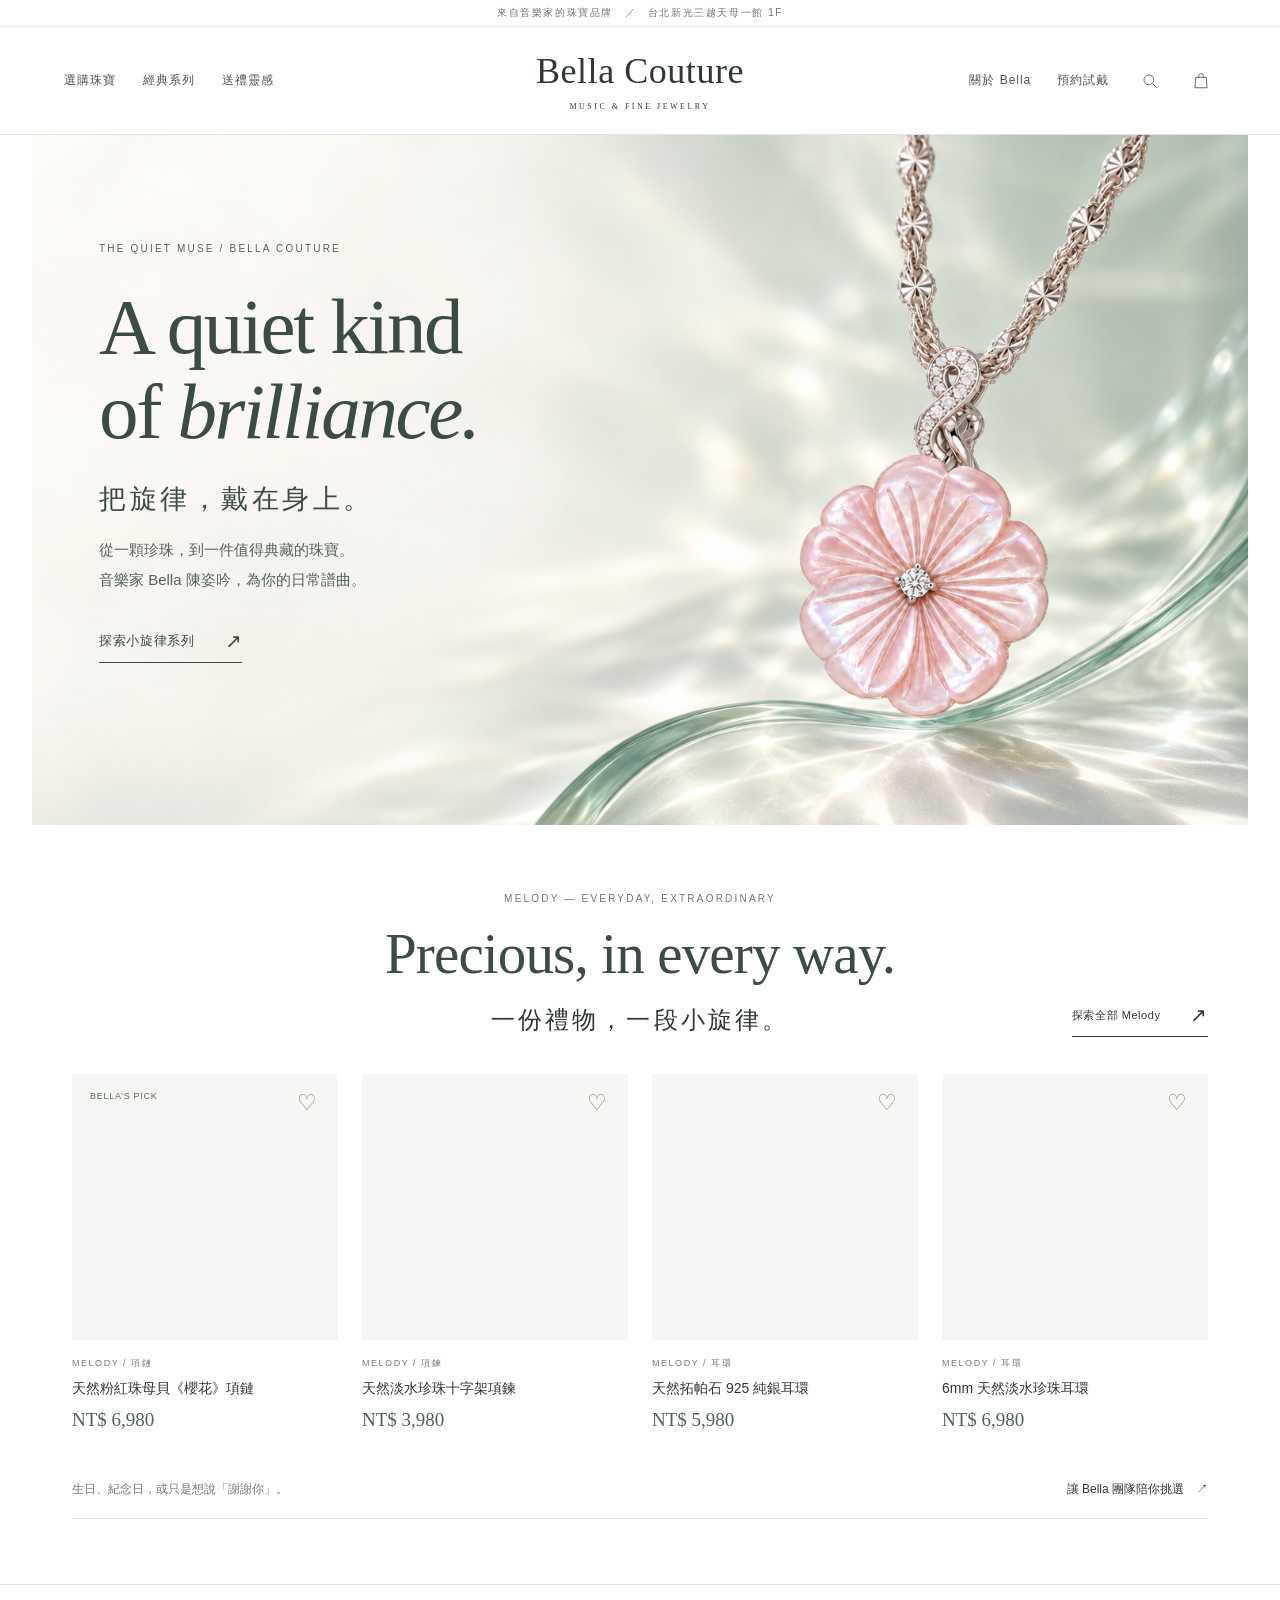
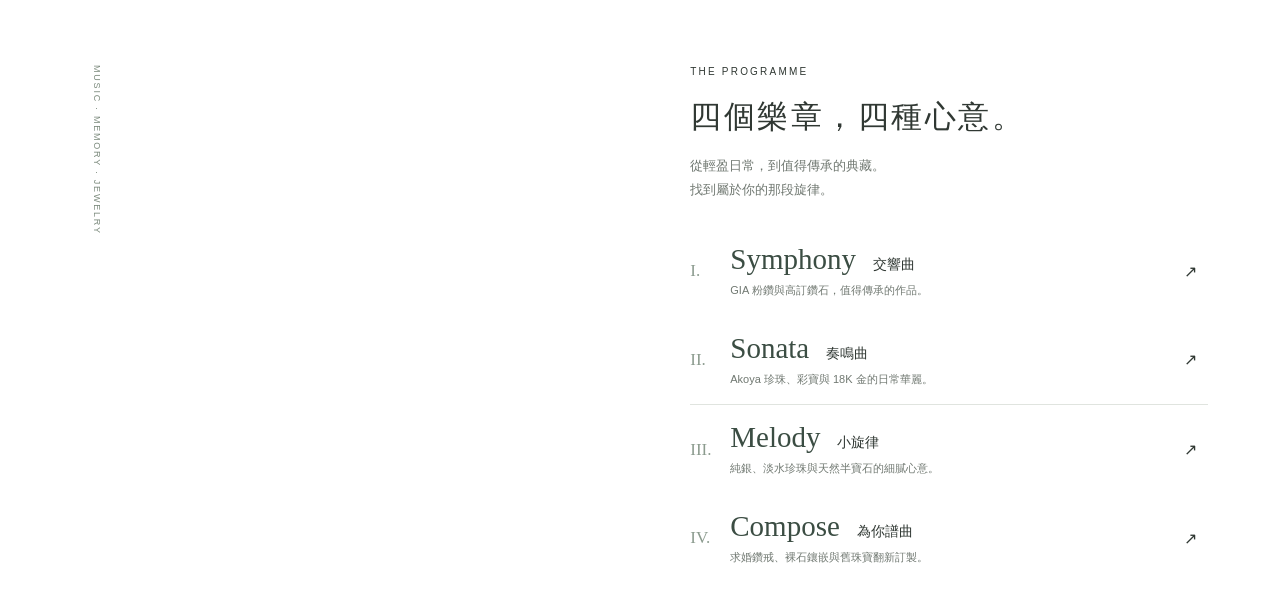
<file: index.html>
<!DOCTYPE html><html lang="zh-Hant"><head><meta charset="utf-8"><meta name="viewport" content="width=device-width,initial-scale=1"><meta http-equiv="refresh" content="0;url=white/"><title>Bella Couture — Website Design</title></head><body><p><a href="white/">進入 Bella Couture 白色版</a></p></body></html>
</file>
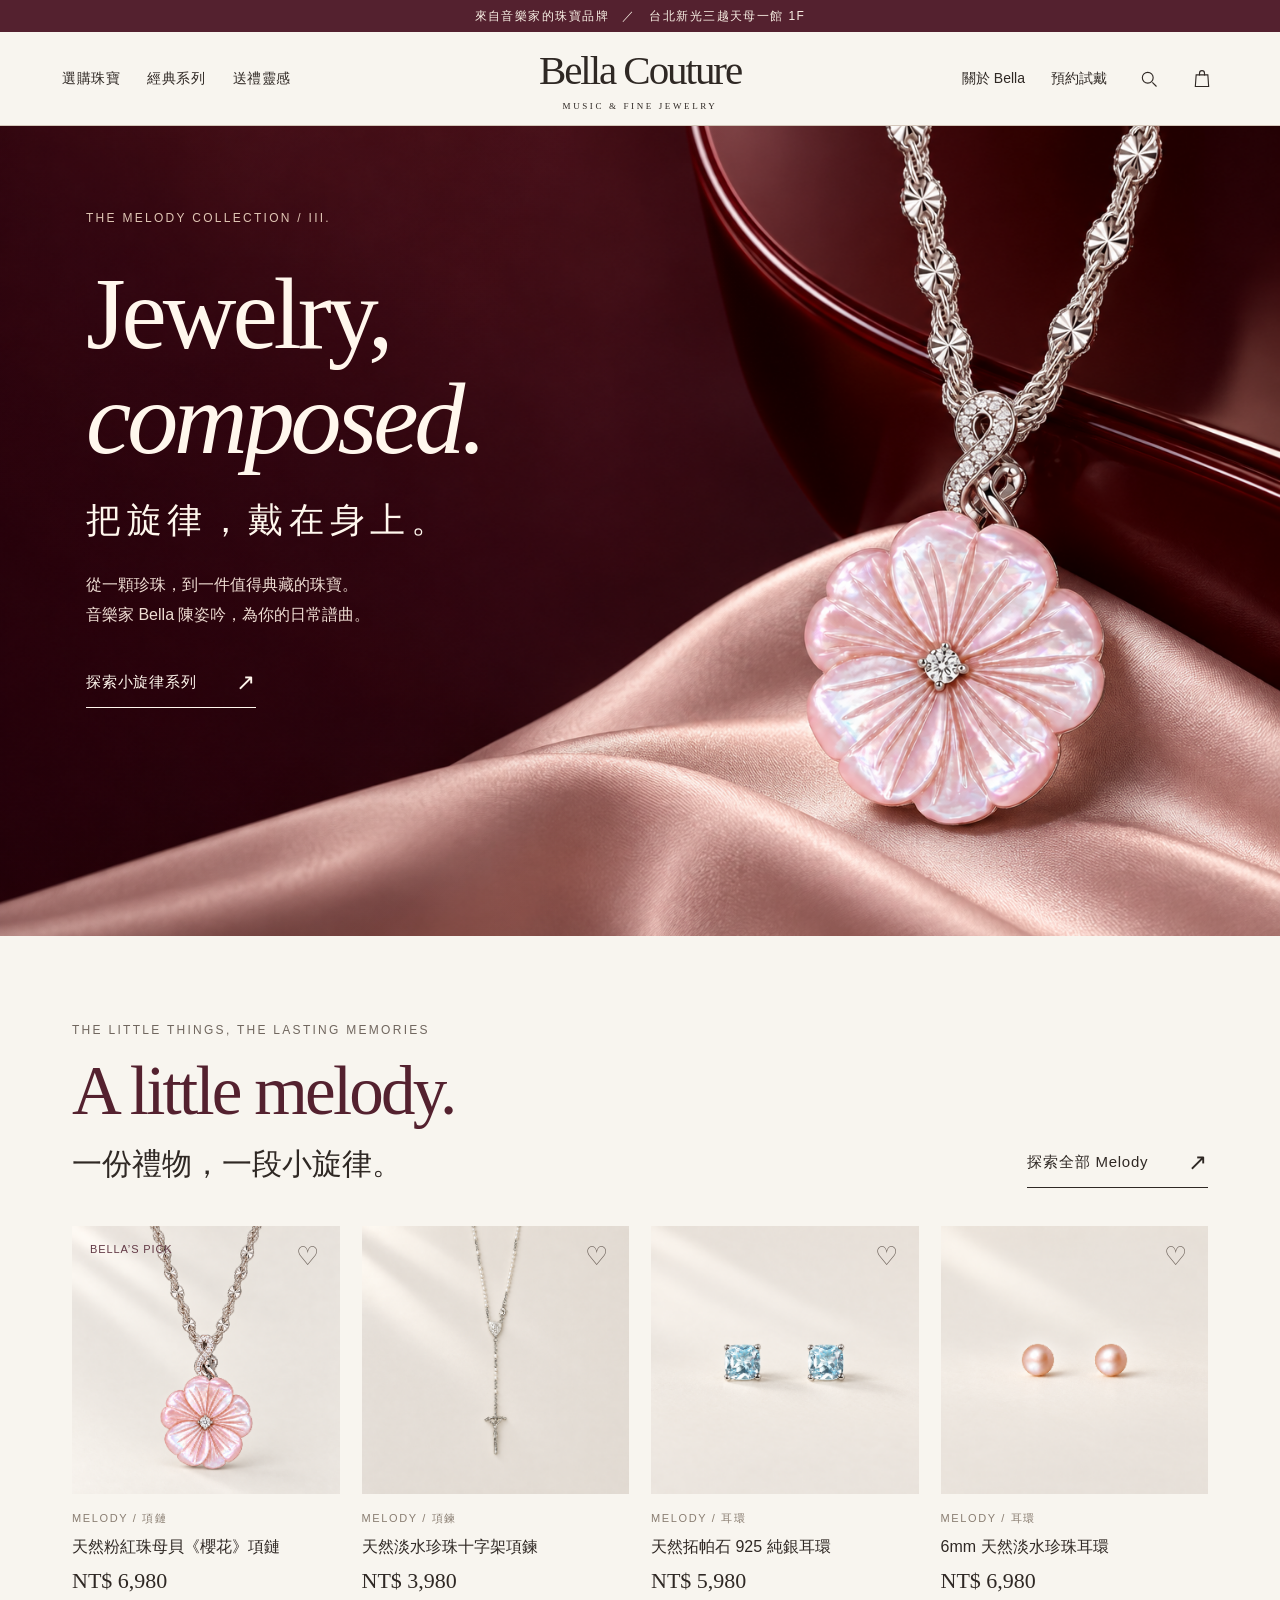
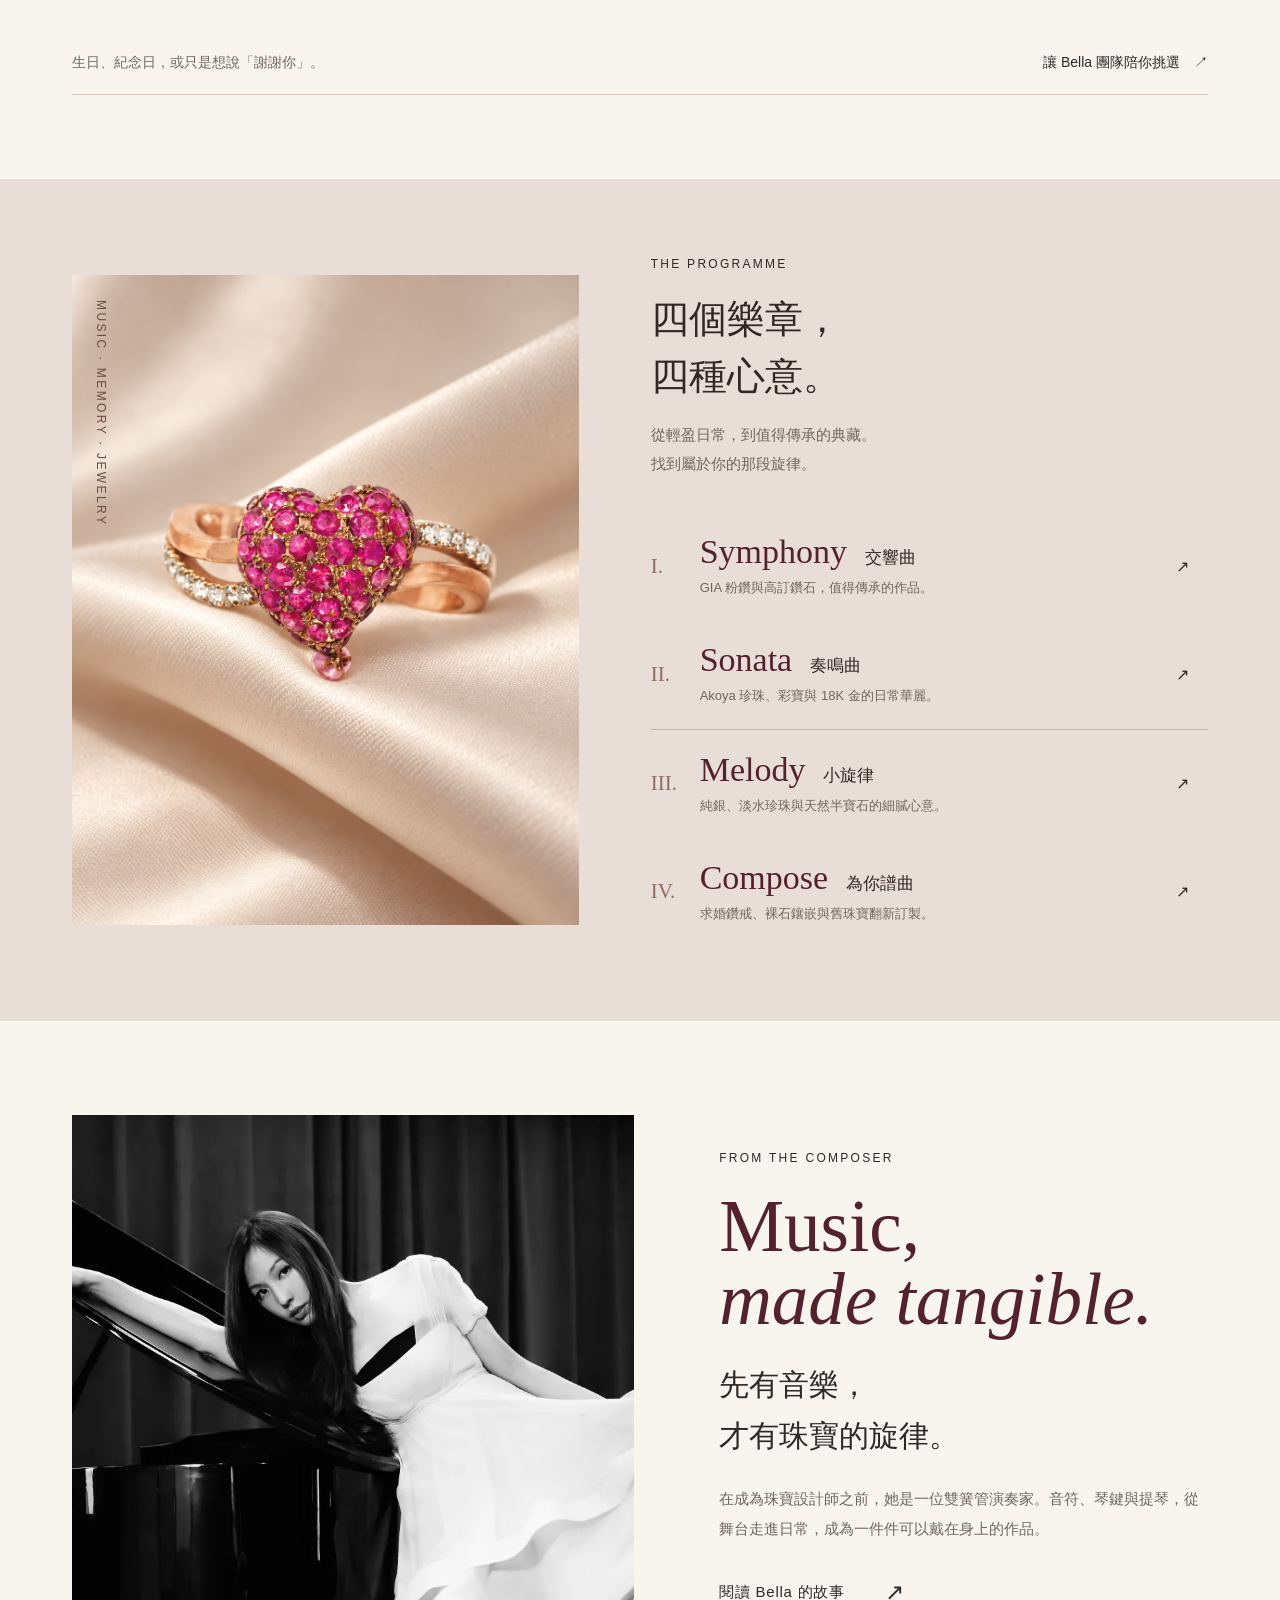
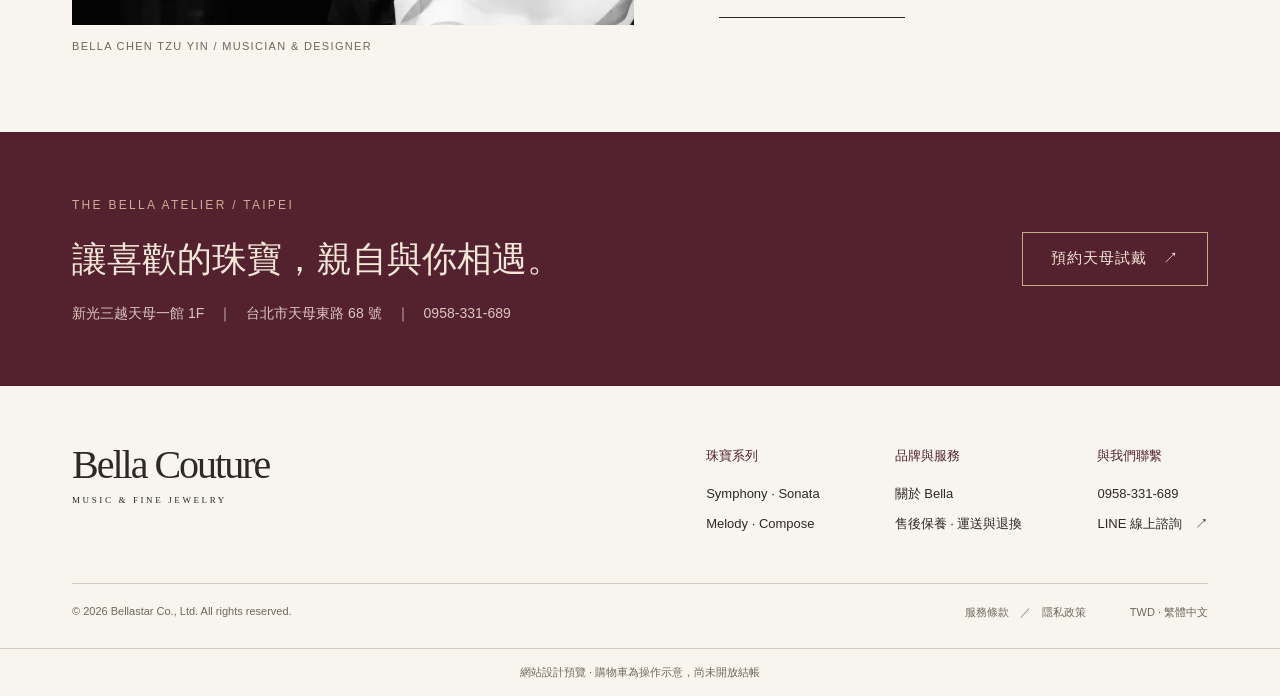
<file: v2/index.html>
<!DOCTYPE html><html lang="zh-Hant"><head><meta charset="utf-8"><meta name="viewport" content="width=device-width,initial-scale=1"><title>首頁 | Bella Couture V2</title><link rel="stylesheet" href="style.css"><link rel="stylesheet" href="fullbleed.css"><meta name="description" content="Bella Couture 音樂珠寶。探索 Melody 系列、櫻花項鏈與音樂家 Bella 的品牌故事。"><link rel="stylesheet" href="app.css"><script src="app.js" defer=""></script></head><body><a href="#main" class="skip-link">跳到主要內容</a><div class="announcement">來自音樂家的珠寶品牌　／　台北新光三越天母一館 1F</div><header class="masthead"><button type="button" class="mobile-toggle" aria-label="開啟選單" aria-expanded="false" aria-controls="mobile-nav">☰</button><nav><a href="melody.html">選購珠寶</a><a href="index.html#collections">經典系列</a><a href="melody.html#gift">送禮靈感</a></nav><a href="index.html" class="logo">Bella Couture<small>MUSIC &amp; FINE JEWELRY</small></a><div class="rightnav"><a href="story.html">關於 Bella</a><a href="#atelier">預約試戴</a><div class="icons"><button type="button" data-action="search" aria-label="搜尋珠寶"><svg viewBox="0 0 24 24"><circle cx="10.5" cy="10.5" r="6.5"></circle><path d="m16 16 5 5"></path></svg></button><button type="button" data-action="cart" aria-label="開啟購物車"><svg viewBox="0 0 24 24"><path d="M5 7h14l1 14H4Z M9 8V5a3 3 0 0 1 6 0v3"></path></svg><span class="cart-count" aria-live="polite"></span></button></div></div></header><nav id="mobile-nav" class="mobile-nav" aria-label="行動版導覽"><a href="index.html">品牌首頁</a><a href="melody.html">Melody 系列</a><a href="product.html">櫻花項鏈</a><a href="story.html">品牌故事</a><a href="#atelier">預約試戴</a></nav><main id="main"><section class="hero"><img class="" src="assets/assets-v2-hero-sakura.png" alt="Bella Couture 櫻花項鏈" decoding="async"><div class="content"><div class="eyebrow">THE MELODY COLLECTION / III.</div><div class="display">Jewelry,<br><i>composed.</i></div><h1>把旋律，戴在身上。</h1><p>從一顆珍珠，到一件值得典藏的珠寶。<br>音樂家 Bella 陳姿吟，為你的日常譜曲。</p><a href="melody.html" class="textlink">探索小旋律系列<b>↗</b></a></div><div class="hero-bottom"><div class="caption">01 — A PERSONAL NOTE, A TIMELESS PIECE.</div><div class="product-tag"><span class="serif italic">Sakura</span><br>天然粉紅珠母貝《櫻花》項鏈</div></div></section><section class="section"><div class="section-title"><div><div class="eyebrow">THE LITTLE THINGS, THE LASTING MEMORIES</div><div class="english">A little melody.</div><h2>一份禮物，一段小旋律。</h2></div><a href="melody.html" class="textlink">探索全部 Melody<b>↗</b></a></div><div class="grid "><article class="card" data-id="sakura" data-price="6980" data-category="necklaces"><div class="photo"><a href="product.html" aria-label="天然粉紅珠母貝《櫻花》項鏈"><img class="" src="assets/assets-v2-sakura.png" alt="天然粉紅珠母貝《櫻花》項鏈" decoding="async"></a><span class="badge">BELLA’S PICK</span><button type="button" data-action="favorite" class="heart" data-id="sakura" aria-label="收藏天然粉紅珠母貝《櫻花》項鏈" aria-pressed="false">♡</button></div><div class="meta">MELODY / 項鏈</div><a href="product.html" class="card-title"><h3>天然粉紅珠母貝《櫻花》項鏈</h3></a><div class="price">NT$ 6,980</div></article><article class="card" data-id="cross" data-price="3980" data-category="necklaces"><div class="photo"><a href="#cross" aria-label="天然淡水珍珠十字架項鍊" data-action="product" data-id="cross"><img class="" src="assets/assets-v2-cross.png" alt="天然淡水珍珠十字架項鍊" decoding="async"></a><span class="badge"></span><button type="button" data-action="favorite" class="heart" data-id="cross" aria-label="收藏天然淡水珍珠十字架項鍊" aria-pressed="false">♡</button></div><div class="meta">MELODY / 項鍊</div><a href="#cross" class="card-title" data-action="product" data-id="cross"><h3>天然淡水珍珠十字架項鍊</h3></a><div class="price">NT$ 3,980</div></article><article class="card" data-id="topaz" data-price="5980" data-category="earrings"><div class="photo"><a href="#topaz" aria-label="天然拓帕石 925 純銀耳環" data-action="product" data-id="topaz"><img class="" src="assets/assets-v2-topaz.png" alt="天然拓帕石 925 純銀耳環" decoding="async"></a><span class="badge"></span><button type="button" data-action="favorite" class="heart" data-id="topaz" aria-label="收藏天然拓帕石 925 純銀耳環" aria-pressed="false">♡</button></div><div class="meta">MELODY / 耳環</div><a href="#topaz" class="card-title" data-action="product" data-id="topaz"><h3>天然拓帕石 925 純銀耳環</h3></a><div class="price">NT$ 5,980</div></article><article class="card" data-id="pearl" data-price="6980" data-category="earrings"><div class="photo"><a href="#pearl" aria-label="6mm 天然淡水珍珠耳環" data-action="product" data-id="pearl"><img class="" src="assets/assets-v2-pearl.png" alt="6mm 天然淡水珍珠耳環" decoding="async"></a><span class="badge"></span><button type="button" data-action="favorite" class="heart" data-id="pearl" aria-label="收藏6mm 天然淡水珍珠耳環" aria-pressed="false">♡</button></div><div class="meta">MELODY / 耳環</div><a href="#pearl" class="card-title" data-action="product" data-id="pearl"><h3>6mm 天然淡水珍珠耳環</h3></a><div class="price">NT$ 6,980</div></article></div><div class="giftstrip"><span>生日、紀念日，或只是想說「謝謝你」。</span><button type="button" data-action="contact">讓 Bella 團隊陪你挑選　↗</button></div></section><section class="program" id="collections"><div class="art"><img class="" src="assets/assets-v2-ring-editorial.png" alt="Bella Couture 珠寶情境" decoding="async"><span class="vertical">MUSIC · MEMORY · JEWELRY</span></div><div><div class="intro"><div class="eyebrow">THE PROGRAMME</div><h2>四個樂章，<br>四種心意。</h2><p>從輕盈日常，到值得傳承的典藏。<br>找到屬於你的那段旋律。</p></div><button type="button" data-action="collection-info" class="movement"><span class="n">I.</span><div><h3>Symphony<span>交響曲</span></h3><p>GIA 粉鑽與高訂鑽石，值得傳承的作品。</p></div><span>↗</span></button><button type="button" data-action="collection-info" class="movement"><span class="n">II.</span><div><h3>Sonata<span>奏鳴曲</span></h3><p>Akoya 珍珠、彩寶與 18K 金的日常華麗。</p></div><span>↗</span></button><a href="melody.html" class="movement"><span class="n">III.</span><div><h3>Melody<span>小旋律</span></h3><p>純銀、淡水珍珠與天然半寶石的細膩心意。</p></div><span>↗</span></a><button type="button" data-action="collection-info" class="movement"><span class="n">IV.</span><div><h3>Compose<span>為你譜曲</span></h3><p>求婚鑽戒、裸石鑲嵌與舊珠寶翻新訂製。</p></div><span>↗</span></button></div></section><section class="founder"><div class="image"><img class="" src="assets/assets-10942219.jpg" alt="Bella 與鋼琴" decoding="async"><small>BELLA CHEN TZU YIN / MUSICIAN &amp; DESIGNER</small></div><div><div class="eyebrow">FROM THE COMPOSER</div><div class="english">Music,<br><i>made tangible.</i></div><h2>先有音樂，<br>才有珠寶的旋律。</h2><p>在成為珠寶設計師之前，她是一位雙簧管演奏家。音符、琴鍵與提琴，從舞台走進日常，成為一件件可以戴在身上的作品。</p><a href="story.html" class="textlink">閱讀 Bella 的故事<b>↗</b></a></div></section><section class="visit" id="atelier"><div><div class="eyebrow">THE BELLA ATELIER / TAIPEI</div><h2>讓喜歡的珠寶，親自與你相遇。</h2><p>新光三越天母一館 1F　｜　台北市天母東路 68 號　｜　0958-331-689</p></div><button type="button" data-action="contact" class="button">預約天母試戴　↗</button></section></main><footer class="footer"><div class="footer-row"><a href="index.html" class="logo">Bella Couture<small>MUSIC &amp; FINE JEWELRY</small></a><div class="columns"><div><strong>珠寶系列</strong>Symphony · Sonata<br>Melody · Compose</div><div><strong>品牌與服務</strong>關於 Bella<br>售後保養 · 運送與退換</div><div><strong>與我們聯繫</strong>0958-331-689<br>LINE 線上諮詢　↗</div></div></div><div class="legal"><span>© 2026 Bellastar Co., Ltd. All rights reserved.</span><span>服務條款　／　隱私政策　　　　TWD · 繁體中文</span></div></footer><div class="preview-note">網站設計預覽 · 購物車為操作示意，尚未開放結帳</div><dialog id="ui-dialog" aria-labelledby="dialog-title"><button class="dialog-close" type="button" aria-label="關閉視窗">×</button><div class="dialog-inner"><h2 id="dialog-title"></h2><div id="dialog-body"></div></div></dialog><div class="toast" role="status" aria-live="polite"></div></body></html>
</file>
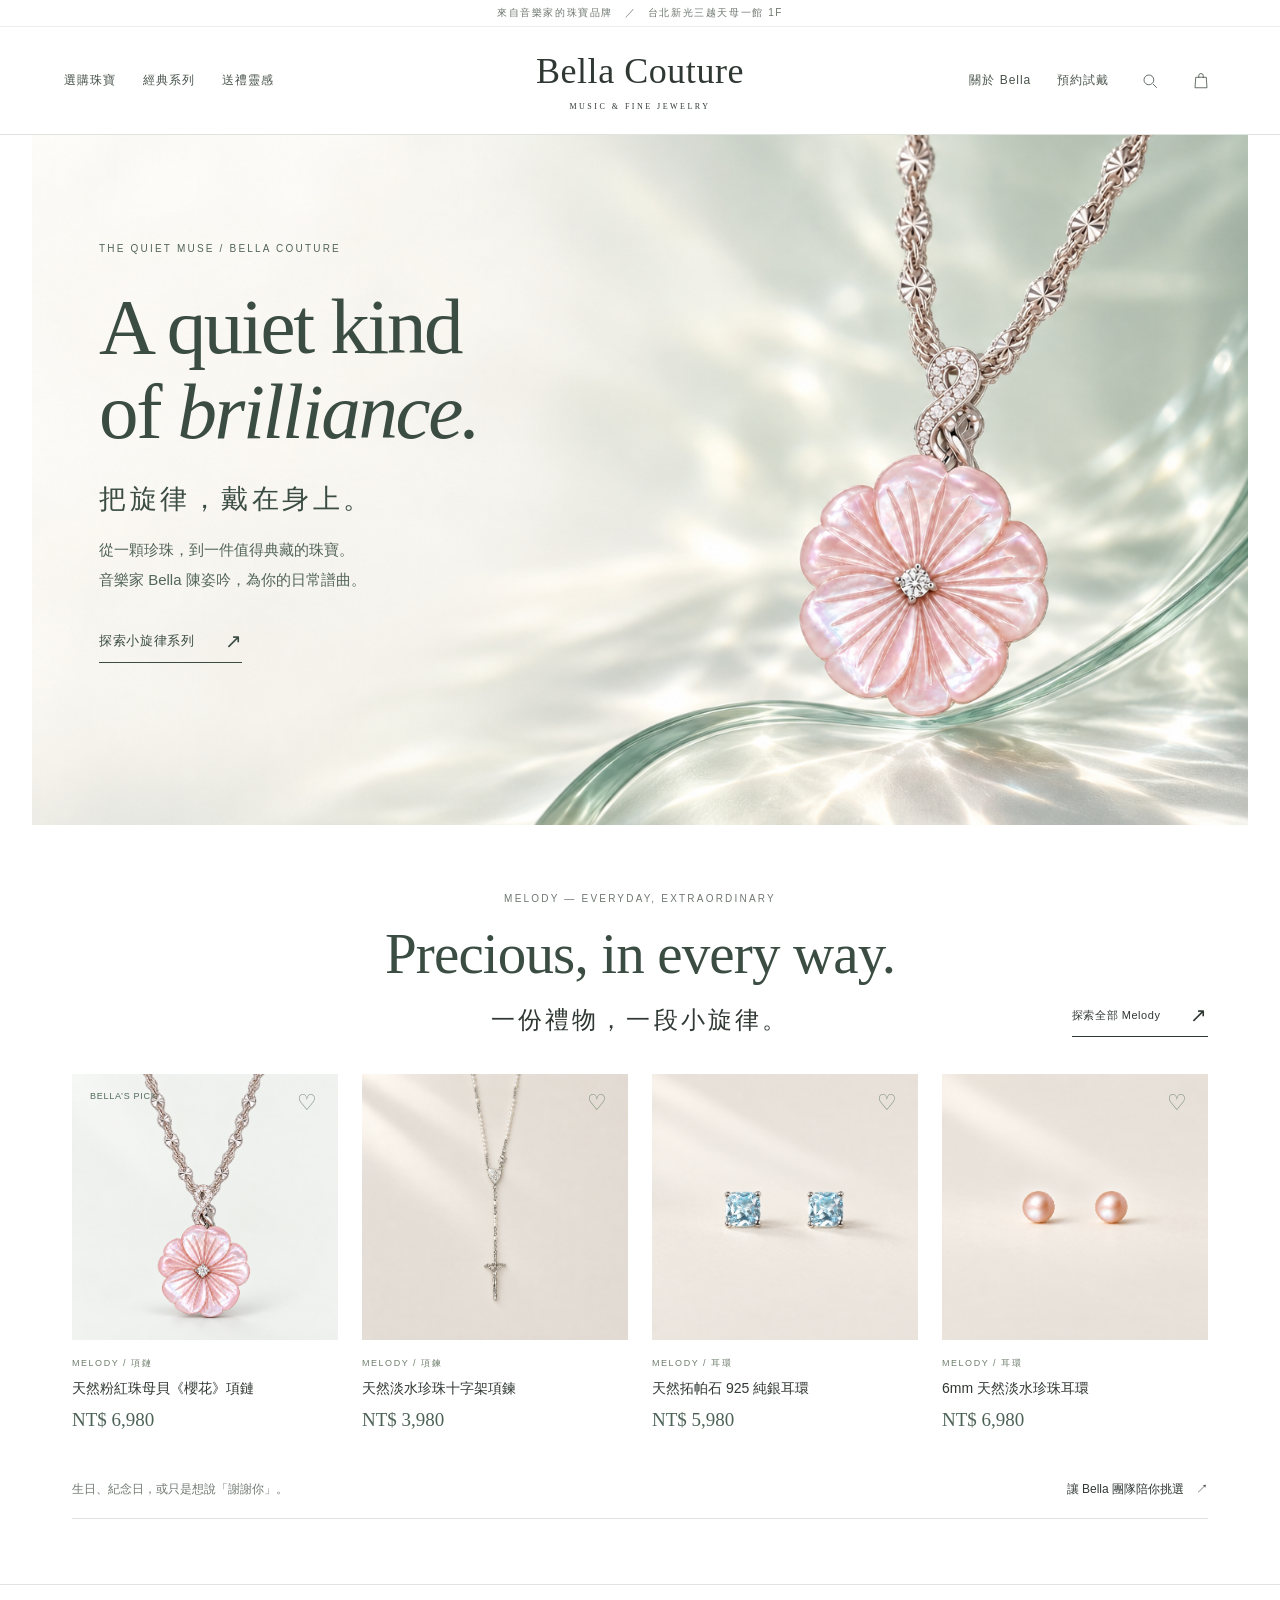
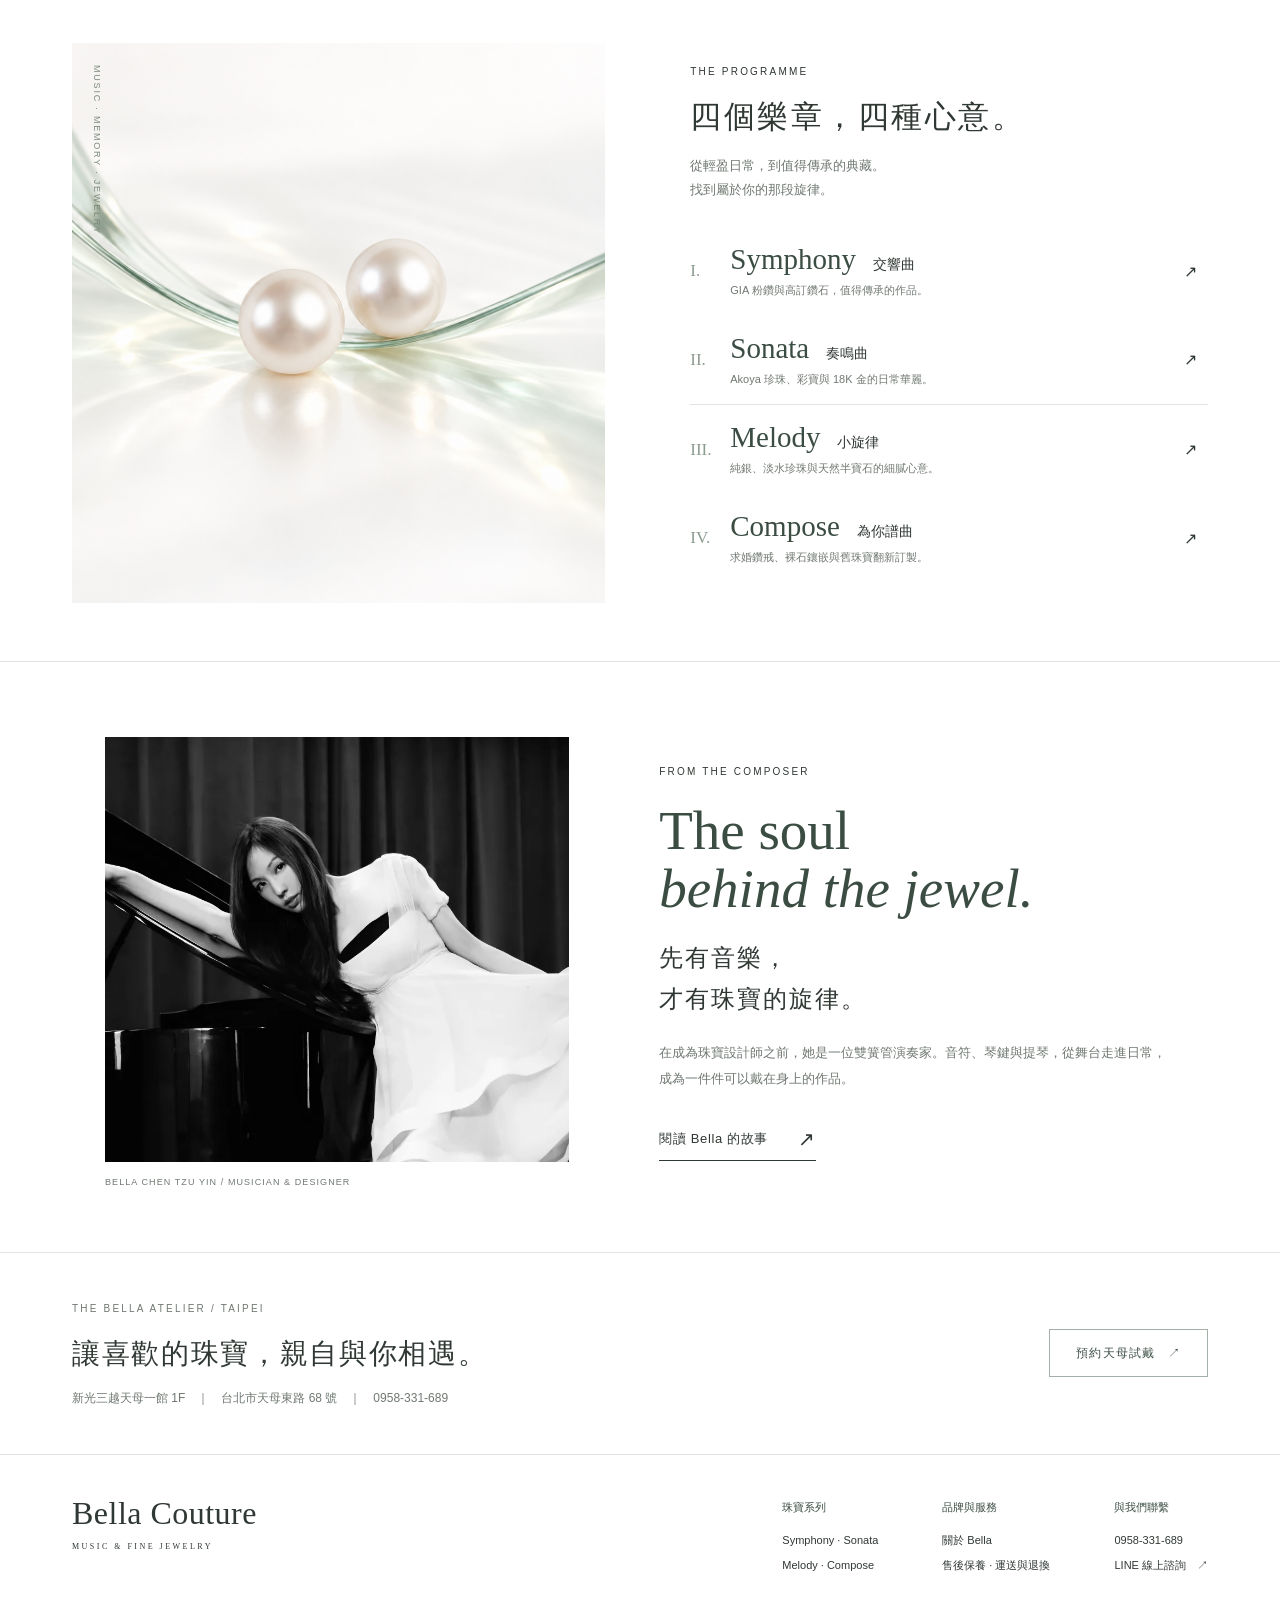
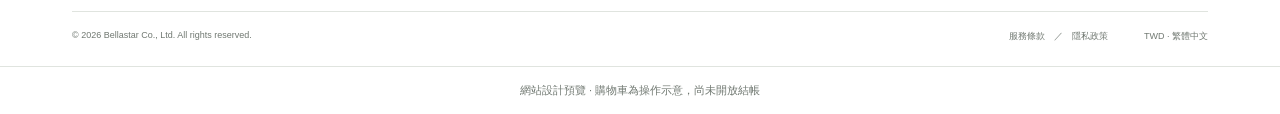
<file: white/index.html>
<!DOCTYPE html><html lang="zh-Hant"><head><meta charset="utf-8"><meta name="viewport" content="width=device-width,initial-scale=1"><title>首頁 | Bella Couture</title><link rel="stylesheet" href="style.css"><link rel="stylesheet" href="white.css"><meta name="description" content="Bella Couture 音樂珠寶。探索 Melody 系列、櫻花項鏈與音樂家 Bella 的品牌故事。"><link rel="stylesheet" href="app.css"><script src="app.js" defer=""></script></head><body><a href="#main" class="skip-link">跳到主要內容</a><div class="announcement">來自音樂家的珠寶品牌　／　台北新光三越天母一館 1F</div><header class="masthead"><button type="button" class="mobile-toggle" aria-label="開啟選單" aria-expanded="false" aria-controls="mobile-nav">☰</button><nav><a href="melody.html">選購珠寶</a><a href="index.html#collections">經典系列</a><a href="melody.html#gift">送禮靈感</a></nav><a href="index.html" class="logo">Bella Couture<small>MUSIC &amp; FINE JEWELRY</small></a><div class="rightnav"><a href="story.html">關於 Bella</a><a href="#atelier">預約試戴</a><div class="icons"><button type="button" data-action="search" aria-label="搜尋珠寶"><svg viewBox="0 0 24 24"><circle cx="10.5" cy="10.5" r="6.5"></circle><path d="m16 16 5 5"></path></svg></button><button type="button" data-action="cart" aria-label="開啟購物車"><svg viewBox="0 0 24 24"><path d="M5 7h14l1 14H4Z M9 8V5a3 3 0 0 1 6 0v3"></path></svg><span class="cart-count" aria-live="polite"></span></button></div></div></header><nav id="mobile-nav" class="mobile-nav" aria-label="行動版導覽"><a href="index.html">品牌首頁</a><a href="melody.html">Melody 系列</a><a href="product.html">櫻花項鏈</a><a href="story.html">品牌故事</a><a href="#atelier">預約試戴</a></nav><main id="main"><section class="hero"><img class="" src="assets/assets-direction-02-hero.png" alt="Bella Couture 櫻花項鏈" decoding="async"><div class="content"><div class="eyebrow">THE QUIET MUSE / BELLA COUTURE</div><div class="display">A quiet kind<br>of <i>brilliance.</i></div><h1>把旋律，戴在身上。</h1><p>從一顆珍珠，到一件值得典藏的珠寶。<br>音樂家 Bella 陳姿吟，為你的日常譜曲。</p><a href="melody.html" class="textlink">探索小旋律系列<b>↗</b></a></div><div class="hero-bottom"><div class="caption">01 — A PERSONAL NOTE, A TIMELESS PIECE.</div><div class="product-tag"><span class="serif italic">Sakura</span><br>天然粉紅珠母貝《櫻花》項鏈</div></div></section><section class="section"><div class="section-title"><div><div class="eyebrow">MELODY — EVERYDAY, EXTRAORDINARY</div><div class="english">Precious, in every way.</div><h2>一份禮物，一段小旋律。</h2></div><a href="melody.html" class="textlink">探索全部 Melody<b>↗</b></a></div><div class="grid "><article class="card" data-id="sakura" data-price="6980" data-category="necklaces"><div class="photo"><a href="product.html" aria-label="天然粉紅珠母貝《櫻花》項鏈"><img class="" src="assets/assets-direction-02-sakura.png" alt="天然粉紅珠母貝《櫻花》項鏈" decoding="async"></a><span class="badge">BELLA’S PICK</span><button type="button" data-action="favorite" class="heart" data-id="sakura" aria-label="收藏天然粉紅珠母貝《櫻花》項鏈" aria-pressed="false">♡</button></div><div class="meta">MELODY / 項鏈</div><a href="product.html" class="card-title"><h3>天然粉紅珠母貝《櫻花》項鏈</h3></a><div class="price">NT$ 6,980</div></article><article class="card" data-id="cross" data-price="3980" data-category="necklaces"><div class="photo"><a href="#cross" aria-label="天然淡水珍珠十字架項鍊" data-action="product" data-id="cross"><img class="" src="assets/assets-v2-cross.png" alt="天然淡水珍珠十字架項鍊" decoding="async"></a><span class="badge"></span><button type="button" data-action="favorite" class="heart" data-id="cross" aria-label="收藏天然淡水珍珠十字架項鍊" aria-pressed="false">♡</button></div><div class="meta">MELODY / 項鍊</div><a href="#cross" class="card-title" data-action="product" data-id="cross"><h3>天然淡水珍珠十字架項鍊</h3></a><div class="price">NT$ 3,980</div></article><article class="card" data-id="topaz" data-price="5980" data-category="earrings"><div class="photo"><a href="#topaz" aria-label="天然拓帕石 925 純銀耳環" data-action="product" data-id="topaz"><img class="" src="assets/assets-v2-topaz.png" alt="天然拓帕石 925 純銀耳環" decoding="async"></a><span class="badge"></span><button type="button" data-action="favorite" class="heart" data-id="topaz" aria-label="收藏天然拓帕石 925 純銀耳環" aria-pressed="false">♡</button></div><div class="meta">MELODY / 耳環</div><a href="#topaz" class="card-title" data-action="product" data-id="topaz"><h3>天然拓帕石 925 純銀耳環</h3></a><div class="price">NT$ 5,980</div></article><article class="card" data-id="pearl" data-price="6980" data-category="earrings"><div class="photo"><a href="#pearl" aria-label="6mm 天然淡水珍珠耳環" data-action="product" data-id="pearl"><img class="" src="assets/assets-v2-pearl.png" alt="6mm 天然淡水珍珠耳環" decoding="async"></a><span class="badge"></span><button type="button" data-action="favorite" class="heart" data-id="pearl" aria-label="收藏6mm 天然淡水珍珠耳環" aria-pressed="false">♡</button></div><div class="meta">MELODY / 耳環</div><a href="#pearl" class="card-title" data-action="product" data-id="pearl"><h3>6mm 天然淡水珍珠耳環</h3></a><div class="price">NT$ 6,980</div></article></div><div class="giftstrip"><span>生日、紀念日，或只是想說「謝謝你」。</span><button type="button" data-action="contact">讓 Bella 團隊陪你挑選　↗</button></div></section><section class="program" id="collections"><div class="art"><img class="" src="assets/assets-direction-02-pearls.png" alt="珍珠耳環情境" decoding="async"><span class="vertical">MUSIC · MEMORY · JEWELRY</span></div><div><div class="intro"><div class="eyebrow">THE PROGRAMME</div><h2>四個樂章，<br>四種心意。</h2><p>從輕盈日常，到值得傳承的典藏。<br>找到屬於你的那段旋律。</p></div><button type="button" data-action="collection-info" class="movement"><span class="n">I.</span><div><h3>Symphony<span>交響曲</span></h3><p>GIA 粉鑽與高訂鑽石，值得傳承的作品。</p></div><span>↗</span></button><button type="button" data-action="collection-info" class="movement"><span class="n">II.</span><div><h3>Sonata<span>奏鳴曲</span></h3><p>Akoya 珍珠、彩寶與 18K 金的日常華麗。</p></div><span>↗</span></button><a href="melody.html" class="movement"><span class="n">III.</span><div><h3>Melody<span>小旋律</span></h3><p>純銀、淡水珍珠與天然半寶石的細膩心意。</p></div><span>↗</span></a><button type="button" data-action="collection-info" class="movement"><span class="n">IV.</span><div><h3>Compose<span>為你譜曲</span></h3><p>求婚鑽戒、裸石鑲嵌與舊珠寶翻新訂製。</p></div><span>↗</span></button></div></section><section class="founder"><div class="image"><img class="" src="assets/assets-10942219.jpg" alt="Bella 與鋼琴" decoding="async"><small>BELLA CHEN TZU YIN / MUSICIAN &amp; DESIGNER</small></div><div><div class="eyebrow">FROM THE COMPOSER</div><div class="english">The soul<br><i>behind the jewel.</i></div><h2>先有音樂，<br>才有珠寶的旋律。</h2><p>在成為珠寶設計師之前，她是一位雙簧管演奏家。音符、琴鍵與提琴，從舞台走進日常，成為一件件可以戴在身上的作品。</p><a href="story.html" class="textlink">閱讀 Bella 的故事<b>↗</b></a></div></section><section class="visit" id="atelier"><div><div class="eyebrow">THE BELLA ATELIER / TAIPEI</div><h2>讓喜歡的珠寶，親自與你相遇。</h2><p>新光三越天母一館 1F　｜　台北市天母東路 68 號　｜　0958-331-689</p></div><button type="button" data-action="contact" class="button">預約天母試戴　↗</button></section></main><footer class="footer"><div class="footer-row"><a href="index.html" class="logo">Bella Couture<small>MUSIC &amp; FINE JEWELRY</small></a><div class="columns"><div><strong>珠寶系列</strong>Symphony · Sonata<br>Melody · Compose</div><div><strong>品牌與服務</strong>關於 Bella<br>售後保養 · 運送與退換</div><div><strong>與我們聯繫</strong>0958-331-689<br>LINE 線上諮詢　↗</div></div></div><div class="legal"><span>© 2026 Bellastar Co., Ltd. All rights reserved.</span><span>服務條款　／　隱私政策　　　　TWD · 繁體中文</span></div></footer><div class="preview-note">網站設計預覽 · 購物車為操作示意，尚未開放結帳</div><dialog id="ui-dialog" aria-labelledby="dialog-title"><button class="dialog-close" type="button" aria-label="關閉視窗">×</button><div class="dialog-inner"><h2 id="dialog-title"></h2><div id="dialog-body"></div></div></dialog><div class="toast" role="status" aria-live="polite"></div></body></html>
</file>
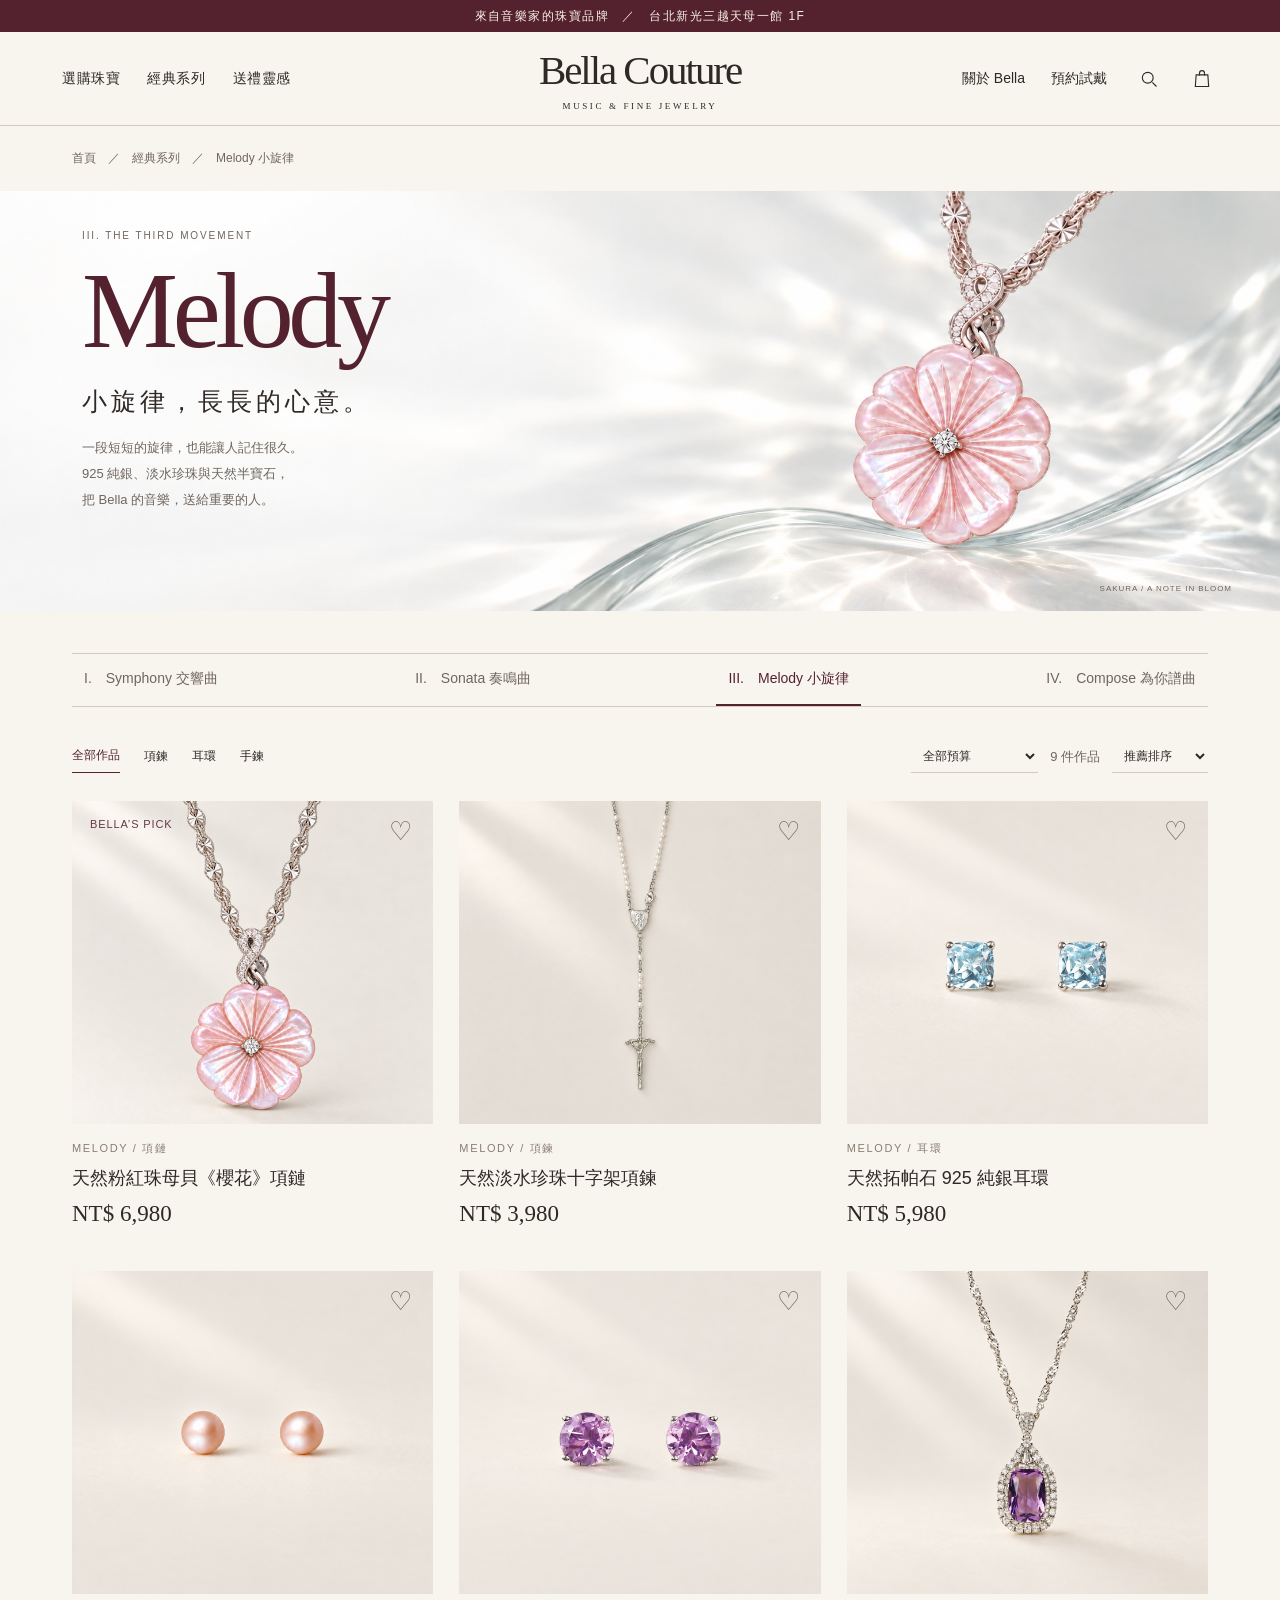
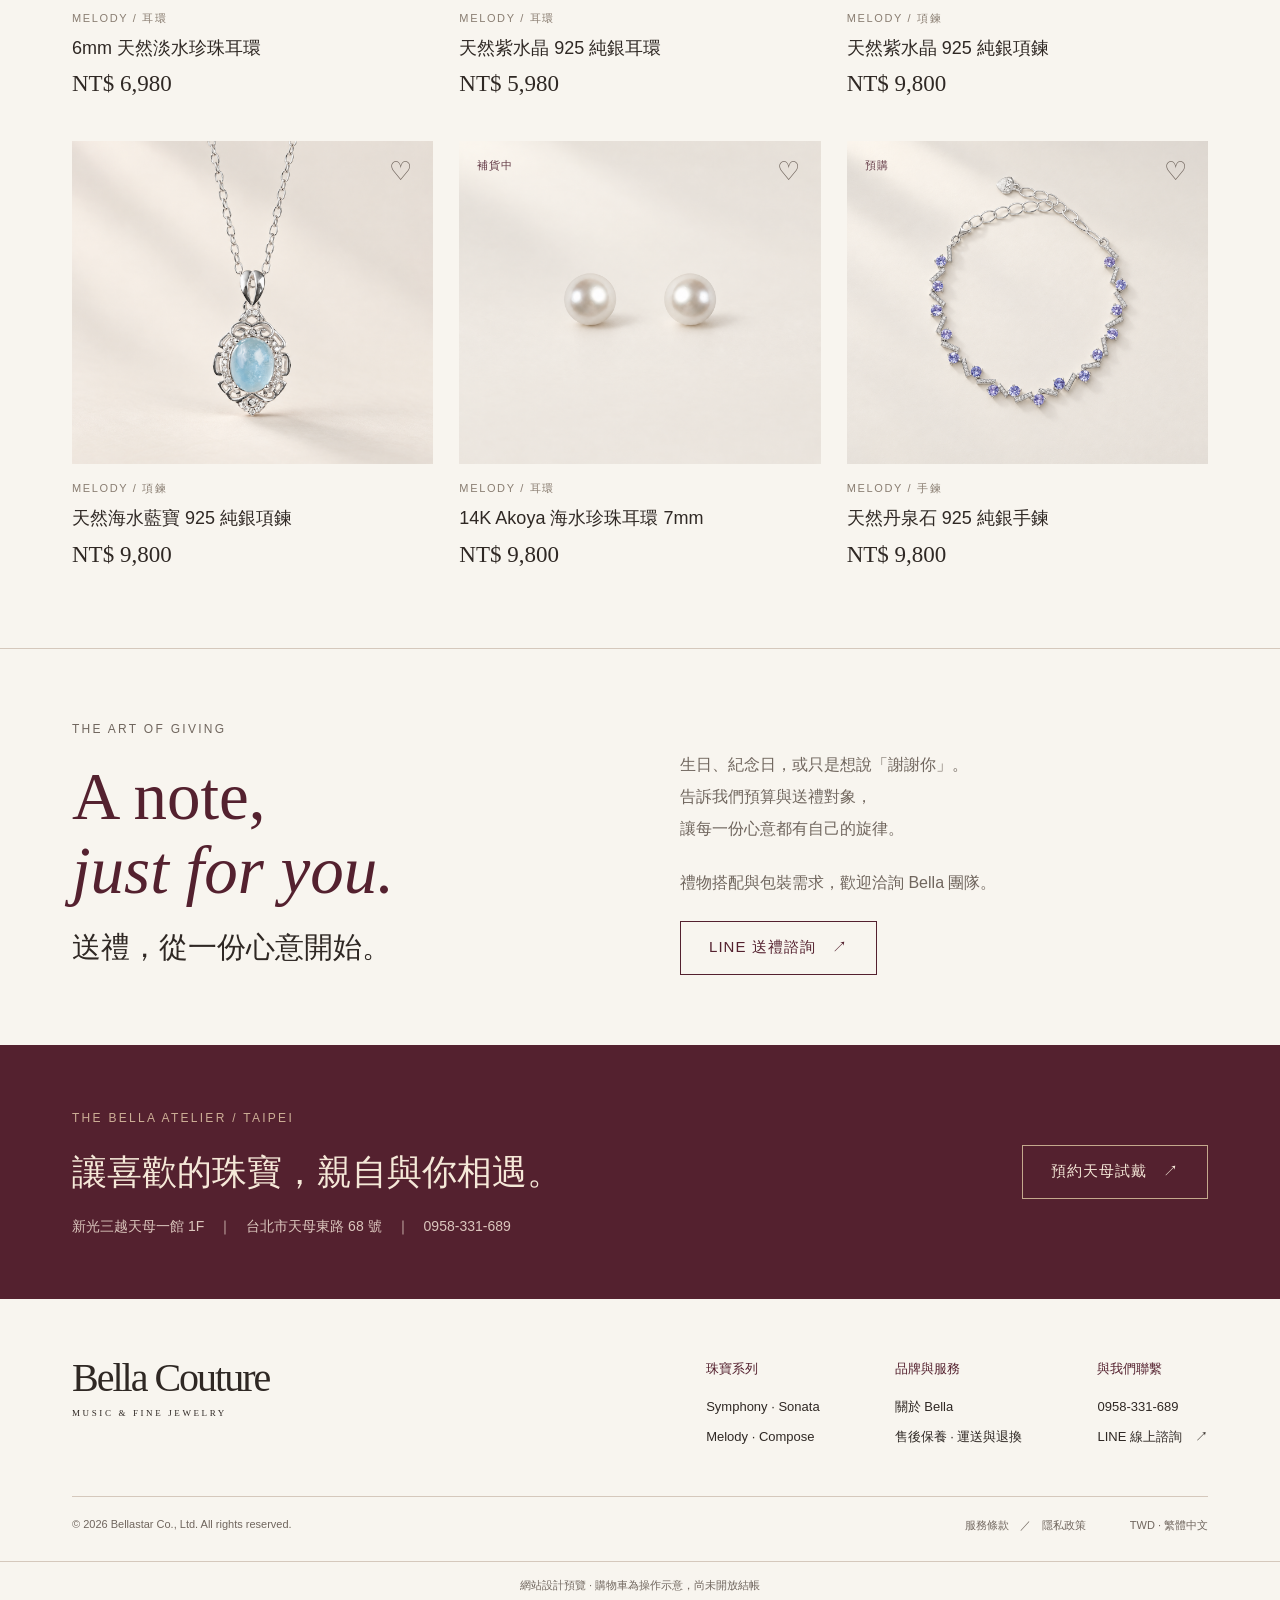
<file: v2/melody.html>
<!DOCTYPE html><html lang="zh-Hant"><head><meta charset="utf-8"><meta name="viewport" content="width=device-width,initial-scale=1"><title>Melody 小旋律 | Bella Couture V2</title><link rel="stylesheet" href="style.css"><link rel="stylesheet" href="fullbleed.css"><meta name="description" content="Bella Couture 音樂珠寶。探索 Melody 系列、櫻花項鏈與音樂家 Bella 的品牌故事。"><link rel="stylesheet" href="app.css"><script src="app.js" defer=""></script></head><body><a href="#main" class="skip-link">跳到主要內容</a><div class="announcement">來自音樂家的珠寶品牌　／　台北新光三越天母一館 1F</div><header class="masthead"><button type="button" class="mobile-toggle" aria-label="開啟選單" aria-expanded="false" aria-controls="mobile-nav">☰</button><nav><a href="melody.html">選購珠寶</a><a href="index.html#collections">經典系列</a><a href="melody.html#gift">送禮靈感</a></nav><a href="index.html" class="logo">Bella Couture<small>MUSIC &amp; FINE JEWELRY</small></a><div class="rightnav"><a href="story.html">關於 Bella</a><a href="#atelier">預約試戴</a><div class="icons"><button type="button" data-action="search" aria-label="搜尋珠寶"><svg viewBox="0 0 24 24"><circle cx="10.5" cy="10.5" r="6.5"></circle><path d="m16 16 5 5"></path></svg></button><button type="button" data-action="cart" aria-label="開啟購物車"><svg viewBox="0 0 24 24"><path d="M5 7h14l1 14H4Z M9 8V5a3 3 0 0 1 6 0v3"></path></svg><span class="cart-count" aria-live="polite"></span></button></div></div></header><nav id="mobile-nav" class="mobile-nav" aria-label="行動版導覽"><a href="index.html">品牌首頁</a><a href="melody.html">Melody 系列</a><a href="product.html">櫻花項鏈</a><a href="story.html">品牌故事</a><a href="#atelier">預約試戴</a></nav><main id="main"><div class="crumb"><a href="index.html">首頁</a>　／　經典系列　／　<a href="melody.html">Melody 小旋律</a></div><section class="collection-head"><div class="collection-copy"><div class="eyebrow muted">III. THE THIRD MOVEMENT</div><h1>Melody</h1><h2>小旋律，長長的心意。</h2><p>一段短短的旋律，也能讓人記住很久。<br>925 純銀、淡水珍珠與天然半寶石，<br>把 Bella 的音樂，送給重要的人。</p></div><div class="collection-image"><img class="" src="assets/assets-v2-melody-wide.png" alt="Bella Couture 櫻花項鏈" decoding="async"><span class="small">SAKURA / A NOTE IN BLOOM</span></div></section><div class="series-nav"><a href="index.html#collections">I.　Symphony 交響曲</a><a href="index.html#collections">II.　Sonata 奏鳴曲</a><a href="melody.html" class="active">III.　Melody 小旋律</a><a href="index.html#collections">IV.　Compose 為你譜曲</a></div><div class="filters"><button class="active" data-filter="all" aria-pressed="true">全部作品</button><button data-filter="necklaces" aria-pressed="false">項鍊</button><button data-filter="earrings" aria-pressed="false">耳環</button><button data-filter="bracelets" aria-pressed="false">手鍊</button><div class="filter-select"><label><span class="sr-only">預算</span><select id="budget-filter" aria-label="預算"><option value="all">全部預算</option><option value="5000">NT$ 5,000 以下</option><option value="10000">NT$ 10,000 以下</option></select></label><span class="count" aria-live="polite">9 件作品</span><select id="sort" aria-label="排序"><option value="recommended">推薦排序</option><option value="low">價格低至高</option><option value="high">價格高至低</option></select></div></div><div class="grid catalog"><article class="card" data-id="sakura" data-price="6980" data-category="necklaces"><div class="photo"><a href="product.html" aria-label="天然粉紅珠母貝《櫻花》項鏈"><img class="" src="assets/assets-v2-sakura.png" alt="天然粉紅珠母貝《櫻花》項鏈" decoding="async"></a><span class="badge">BELLA’S PICK</span><button type="button" data-action="favorite" class="heart" data-id="sakura" aria-label="收藏天然粉紅珠母貝《櫻花》項鏈" aria-pressed="false">♡</button></div><div class="meta">MELODY / 項鏈</div><a href="product.html" class="card-title"><h3>天然粉紅珠母貝《櫻花》項鏈</h3></a><div class="price">NT$ 6,980</div></article><article class="card" data-id="cross" data-price="3980" data-category="necklaces"><div class="photo"><a href="#cross" aria-label="天然淡水珍珠十字架項鍊" data-action="product" data-id="cross"><img class="" src="assets/assets-v2-cross.png" alt="天然淡水珍珠十字架項鍊" decoding="async"></a><span class="badge"></span><button type="button" data-action="favorite" class="heart" data-id="cross" aria-label="收藏天然淡水珍珠十字架項鍊" aria-pressed="false">♡</button></div><div class="meta">MELODY / 項鍊</div><a href="#cross" class="card-title" data-action="product" data-id="cross"><h3>天然淡水珍珠十字架項鍊</h3></a><div class="price">NT$ 3,980</div></article><article class="card" data-id="topaz" data-price="5980" data-category="earrings"><div class="photo"><a href="#topaz" aria-label="天然拓帕石 925 純銀耳環" data-action="product" data-id="topaz"><img class="" src="assets/assets-v2-topaz.png" alt="天然拓帕石 925 純銀耳環" decoding="async"></a><span class="badge"></span><button type="button" data-action="favorite" class="heart" data-id="topaz" aria-label="收藏天然拓帕石 925 純銀耳環" aria-pressed="false">♡</button></div><div class="meta">MELODY / 耳環</div><a href="#topaz" class="card-title" data-action="product" data-id="topaz"><h3>天然拓帕石 925 純銀耳環</h3></a><div class="price">NT$ 5,980</div></article><article class="card" data-id="pearl" data-price="6980" data-category="earrings"><div class="photo"><a href="#pearl" aria-label="6mm 天然淡水珍珠耳環" data-action="product" data-id="pearl"><img class="" src="assets/assets-v2-pearl.png" alt="6mm 天然淡水珍珠耳環" decoding="async"></a><span class="badge"></span><button type="button" data-action="favorite" class="heart" data-id="pearl" aria-label="收藏6mm 天然淡水珍珠耳環" aria-pressed="false">♡</button></div><div class="meta">MELODY / 耳環</div><a href="#pearl" class="card-title" data-action="product" data-id="pearl"><h3>6mm 天然淡水珍珠耳環</h3></a><div class="price">NT$ 6,980</div></article><article class="card" data-id="amethyst-earrings" data-price="5980" data-category="earrings"><div class="photo"><a href="#amethyst-earrings" aria-label="天然紫水晶 925 純銀耳環" data-action="product" data-id="amethyst-earrings"><img class="" src="assets/assets-v2-amethyst-earrings.png" alt="天然紫水晶 925 純銀耳環" decoding="async"></a><span class="badge"></span><button type="button" data-action="favorite" class="heart" data-id="amethyst-earrings" aria-label="收藏天然紫水晶 925 純銀耳環" aria-pressed="false">♡</button></div><div class="meta">MELODY / 耳環</div><a href="#amethyst-earrings" class="card-title" data-action="product" data-id="amethyst-earrings"><h3>天然紫水晶 925 純銀耳環</h3></a><div class="price">NT$ 5,980</div></article><article class="card" data-id="amethyst-necklace" data-price="9800" data-category="necklaces"><div class="photo"><a href="#amethyst-necklace" aria-label="天然紫水晶 925 純銀項鍊" data-action="product" data-id="amethyst-necklace"><img class="" src="assets/assets-v2-amethyst-necklace.png" alt="天然紫水晶 925 純銀項鍊" decoding="async"></a><span class="badge"></span><button type="button" data-action="favorite" class="heart" data-id="amethyst-necklace" aria-label="收藏天然紫水晶 925 純銀項鍊" aria-pressed="false">♡</button></div><div class="meta">MELODY / 項鍊</div><a href="#amethyst-necklace" class="card-title" data-action="product" data-id="amethyst-necklace"><h3>天然紫水晶 925 純銀項鍊</h3></a><div class="price">NT$ 9,800</div></article><article class="card" data-id="aquamarine" data-price="9800" data-category="necklaces"><div class="photo"><a href="#aquamarine" aria-label="天然海水藍寶 925 純銀項鍊" data-action="product" data-id="aquamarine"><img class="" src="assets/assets-v2-aquamarine.png" alt="天然海水藍寶 925 純銀項鍊" decoding="async"></a><span class="badge"></span><button type="button" data-action="favorite" class="heart" data-id="aquamarine" aria-label="收藏天然海水藍寶 925 純銀項鍊" aria-pressed="false">♡</button></div><div class="meta">MELODY / 項鍊</div><a href="#aquamarine" class="card-title" data-action="product" data-id="aquamarine"><h3>天然海水藍寶 925 純銀項鍊</h3></a><div class="price">NT$ 9,800</div></article><article class="card" data-id="akoya" data-price="9800" data-category="earrings"><div class="photo"><a href="#akoya" aria-label="14K Akoya 海水珍珠耳環 7mm" data-action="product" data-id="akoya"><img class="" src="assets/assets-v2-akoya.png" alt="14K Akoya 海水珍珠耳環 7mm" decoding="async"></a><span class="badge">補貨中</span><button type="button" data-action="favorite" class="heart" data-id="akoya" aria-label="收藏14K Akoya 海水珍珠耳環 7mm" aria-pressed="false">♡</button></div><div class="meta">MELODY / 耳環</div><a href="#akoya" class="card-title" data-action="product" data-id="akoya"><h3>14K Akoya 海水珍珠耳環 7mm</h3></a><div class="price">NT$ 9,800</div></article><article class="card" data-id="tanzanite" data-price="9800" data-category="bracelets"><div class="photo"><a href="#tanzanite" aria-label="天然丹泉石 925 純銀手鍊" data-action="product" data-id="tanzanite"><img class="" src="assets/assets-v2-tanzanite.png" alt="天然丹泉石 925 純銀手鍊" decoding="async"></a><span class="badge">預購</span><button type="button" data-action="favorite" class="heart" data-id="tanzanite" aria-label="收藏天然丹泉石 925 純銀手鍊" aria-pressed="false">♡</button></div><div class="meta">MELODY / 手鍊</div><a href="#tanzanite" class="card-title" data-action="product" data-id="tanzanite"><h3>天然丹泉石 925 純銀手鍊</h3></a><div class="price">NT$ 9,800</div></article></div><section class="gift-section" id="gift"><div><div class="eyebrow muted">THE ART OF GIVING</div><div class="en" style="margin-top:20px">A note,<br><i>just for you.</i></div><h2>送禮，從一份心意開始。</h2></div><div style="padding-top:30px"><p>生日、紀念日，或只是想說「謝謝你」。<br>告訴我們預算與送禮對象，<br>讓每一份心意都有自己的旋律。</p><p>禮物搭配與包裝需求，歡迎洽詢 Bella 團隊。</p><button type="button" data-action="contact" class="button outline">LINE 送禮諮詢　↗</button></div></section><section class="visit" id="atelier"><div><div class="eyebrow">THE BELLA ATELIER / TAIPEI</div><h2>讓喜歡的珠寶，親自與你相遇。</h2><p>新光三越天母一館 1F　｜　台北市天母東路 68 號　｜　0958-331-689</p></div><button type="button" data-action="contact" class="button">預約天母試戴　↗</button></section></main><footer class="footer"><div class="footer-row"><a href="index.html" class="logo">Bella Couture<small>MUSIC &amp; FINE JEWELRY</small></a><div class="columns"><div><strong>珠寶系列</strong>Symphony · Sonata<br>Melody · Compose</div><div><strong>品牌與服務</strong>關於 Bella<br>售後保養 · 運送與退換</div><div><strong>與我們聯繫</strong>0958-331-689<br>LINE 線上諮詢　↗</div></div></div><div class="legal"><span>© 2026 Bellastar Co., Ltd. All rights reserved.</span><span>服務條款　／　隱私政策　　　　TWD · 繁體中文</span></div></footer><div class="preview-note">網站設計預覽 · 購物車為操作示意，尚未開放結帳</div><dialog id="ui-dialog" aria-labelledby="dialog-title"><button class="dialog-close" type="button" aria-label="關閉視窗">×</button><div class="dialog-inner"><h2 id="dialog-title"></h2><div id="dialog-body"></div></div></dialog><div class="toast" role="status" aria-live="polite"></div></body></html>
</file>
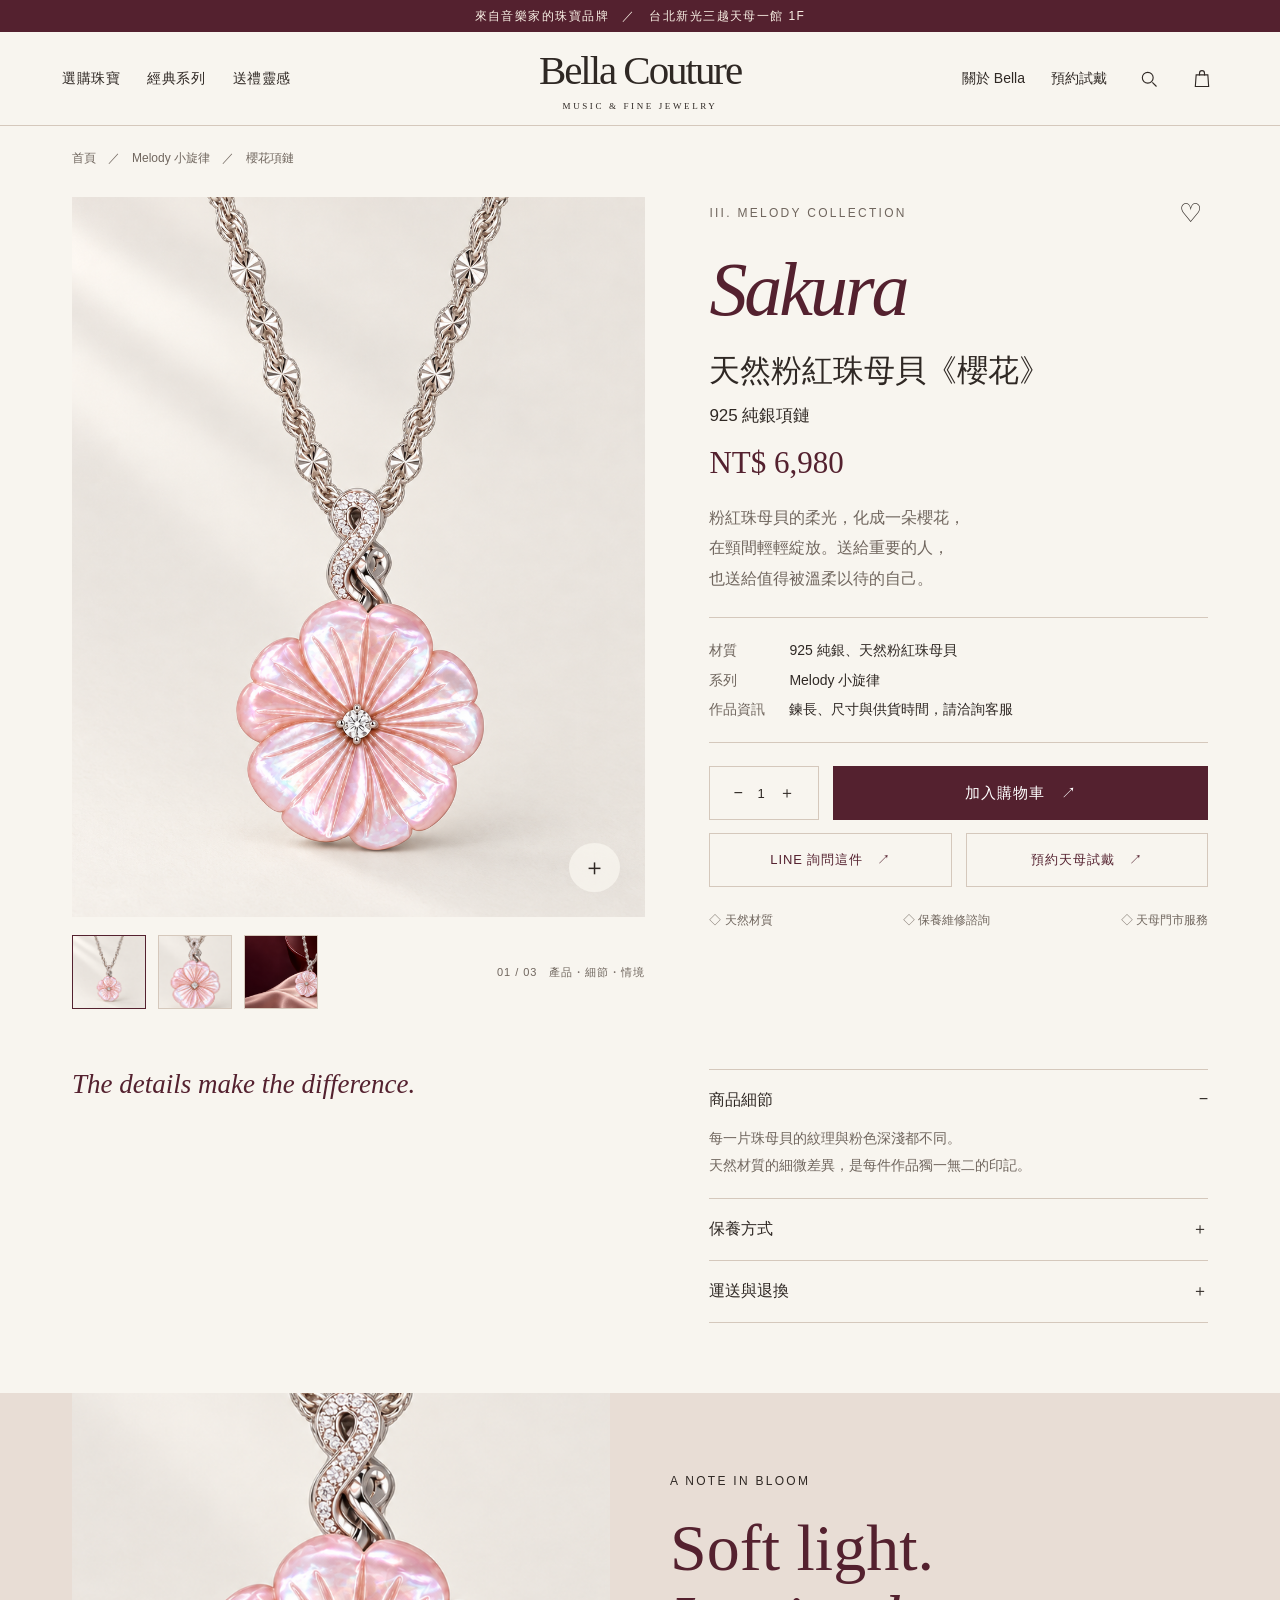
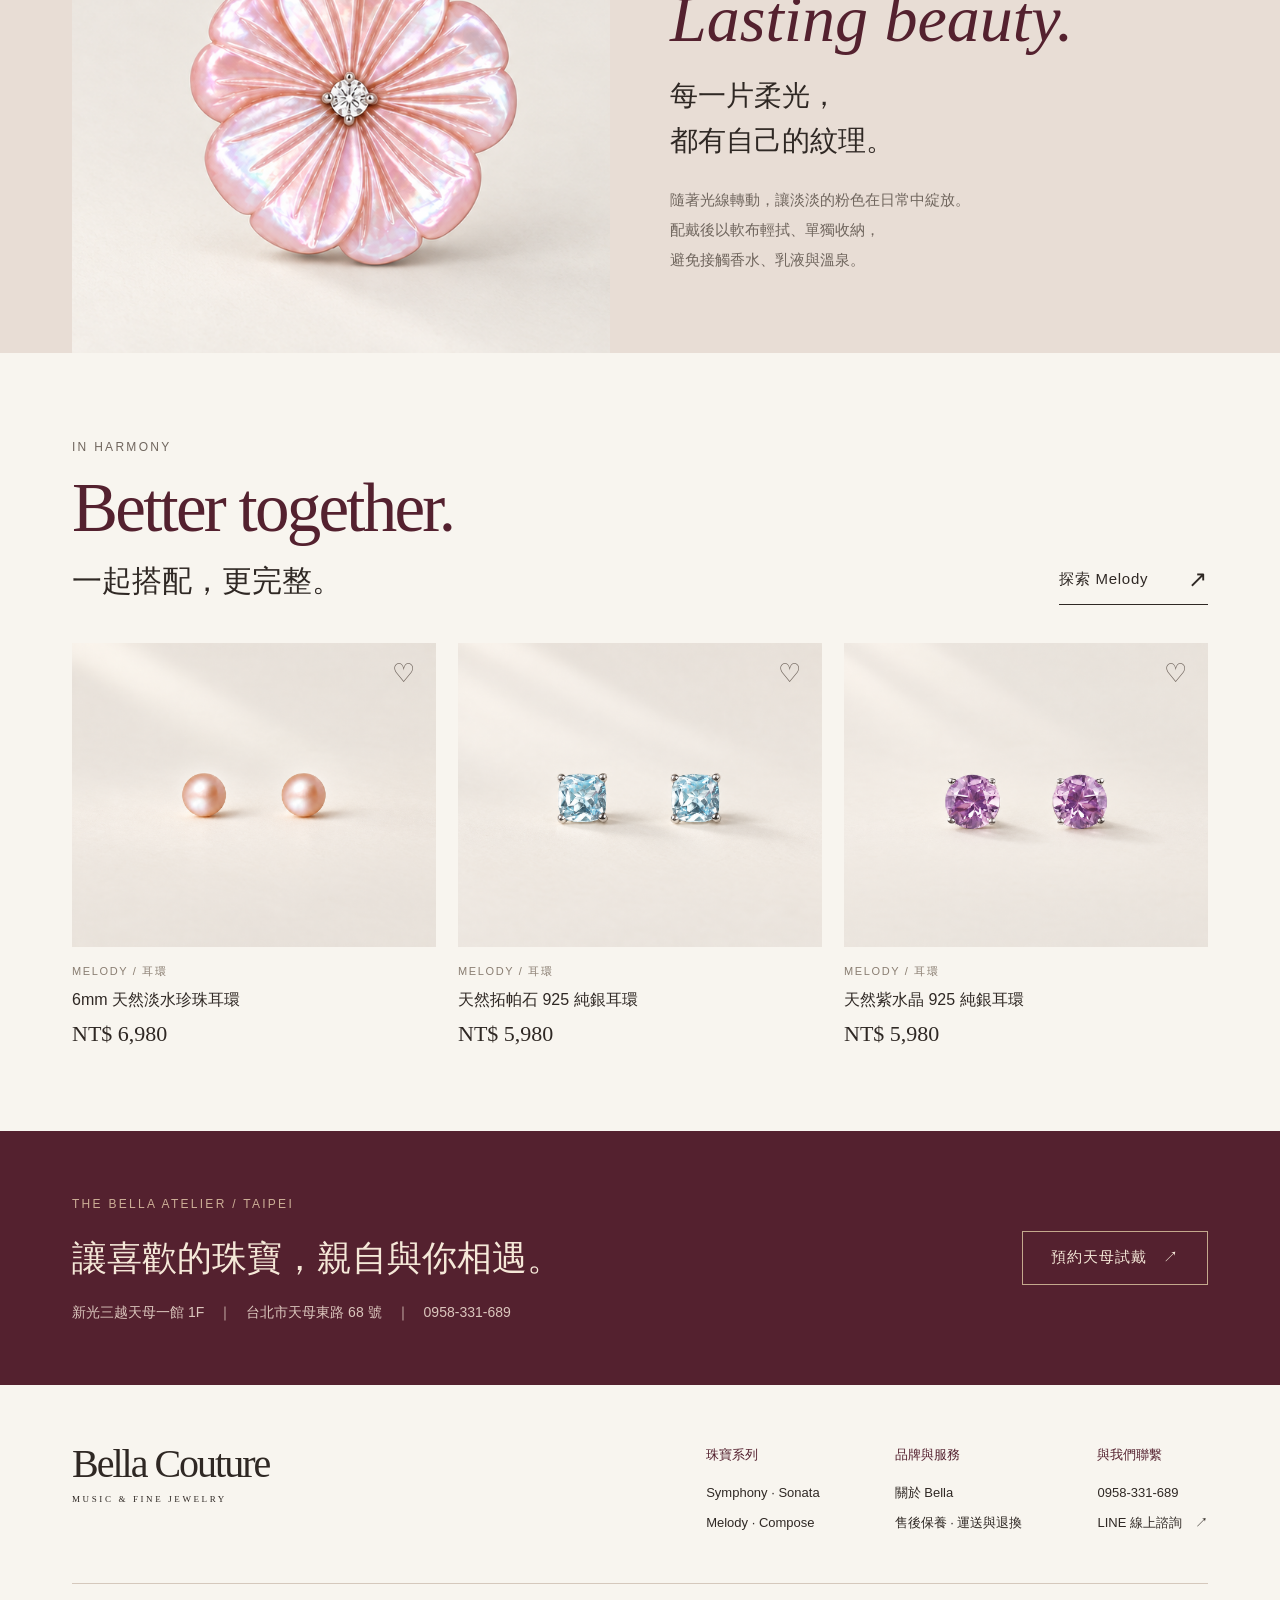
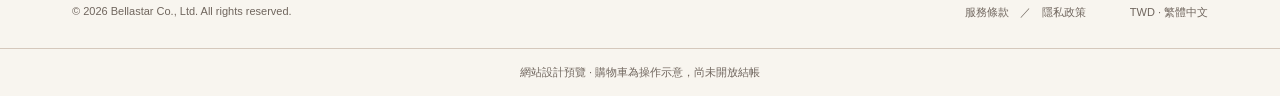
<file: v2/product.html>
<!DOCTYPE html><html lang="zh-Hant"><head><meta charset="utf-8"><meta name="viewport" content="width=device-width,initial-scale=1"><title>櫻花項鏈 | Bella Couture V2</title><link rel="stylesheet" href="style.css"><link rel="stylesheet" href="fullbleed.css"><meta name="description" content="Bella Couture 音樂珠寶。探索 Melody 系列、櫻花項鏈與音樂家 Bella 的品牌故事。"><link rel="stylesheet" href="app.css"><script src="app.js" defer=""></script></head><body><a href="#main" class="skip-link">跳到主要內容</a><div class="announcement">來自音樂家的珠寶品牌　／　台北新光三越天母一館 1F</div><header class="masthead"><button type="button" class="mobile-toggle" aria-label="開啟選單" aria-expanded="false" aria-controls="mobile-nav">☰</button><nav><a href="melody.html">選購珠寶</a><a href="index.html#collections">經典系列</a><a href="melody.html#gift">送禮靈感</a></nav><a href="index.html" class="logo">Bella Couture<small>MUSIC &amp; FINE JEWELRY</small></a><div class="rightnav"><a href="story.html">關於 Bella</a><a href="#atelier">預約試戴</a><div class="icons"><button type="button" data-action="search" aria-label="搜尋珠寶"><svg viewBox="0 0 24 24"><circle cx="10.5" cy="10.5" r="6.5"></circle><path d="m16 16 5 5"></path></svg></button><button type="button" data-action="cart" aria-label="開啟購物車"><svg viewBox="0 0 24 24"><path d="M5 7h14l1 14H4Z M9 8V5a3 3 0 0 1 6 0v3"></path></svg><span class="cart-count" aria-live="polite"></span></button></div></div></header><nav id="mobile-nav" class="mobile-nav" aria-label="行動版導覽"><a href="index.html">品牌首頁</a><a href="melody.html">Melody 系列</a><a href="product.html">櫻花項鏈</a><a href="story.html">品牌故事</a><a href="#atelier">預約試戴</a></nav><main id="main"><div class="crumb"><a href="index.html">首頁</a>　／　<a href="melody.html">Melody 小旋律</a>　／　櫻花項鏈</div><section class="pdp"><div class="gallery"><div class="main"><img class="" src="assets/assets-v2-sakura.png" alt="Bella Couture 櫻花項鏈" decoding="async"><button type="button" data-action="zoom" class="zoom">＋</button></div><div class="gallery-foot"><div class="thumbs"><button type="button" data-action="thumb" class="thumb" data-index="0" aria-label="商品全圖" aria-pressed="true"><img class="" src="assets/assets-v2-sakura.png" alt="Bella Couture 櫻花項鏈" decoding="async"></button><button type="button" data-action="thumb" class="thumb detail" data-index="1" aria-label="商品細節" aria-pressed="false"><img class="" src="assets/assets-v2-sakura.png" alt="Bella Couture 櫻花項鏈" decoding="async"></button><button type="button" data-action="thumb" class="thumb" data-index="2" aria-label="情境圖" aria-pressed="false"><img class="" src="assets/assets-v2-hero-sakura.png" alt="Bella Couture 櫻花項鏈" decoding="async"></button></div><small>01 / 03　產品・細節・情境</small></div></div><div class="product-info"><div class="small-title"><span class="eyebrow muted">III. MELODY COLLECTION</span><button type="button" data-action="favorite" style="font-size:26px" data-id="sakura" aria-label="收藏櫻花項鏈" aria-pressed="false">♡</button></div><div class="script italic">Sakura</div><h1>天然粉紅珠母貝《櫻花》</h1><p class="subtitle">925 純銀項鏈</p><div class="price">NT$ 6,980</div><p class="intro">粉紅珠母貝的柔光，化成一朵櫻花，<br>在頸間輕輕綻放。送給重要的人，<br>也送給值得被溫柔以待的自己。</p><div class="specs"><div><span>材質</span>925 純銀、天然粉紅珠母貝</div><div><span>系列</span>Melody 小旋律</div><div><span>作品資訊</span>鍊長、尺寸與供貨時間，請洽詢客服</div></div><div class="buy-row"><div class="quantity"><button type="button" data-action="minus" aria-label="減少數量">−</button><output id="quantity">1</output><button type="button" data-action="plus" aria-label="增加數量">＋</button></div><button type="button" data-action="add" class="button">加入購物車　↗</button></div><div class="sub-actions"><button type="button" data-action="contact" class="button outline">LINE 詢問這件　↗</button><button type="button" data-action="contact" class="button outline">預約天母試戴　↗</button></div><div class="pdp-services"><span>◇ 天然材質</span><span>◇ 保養維修諮詢</span><span>◇ 天母門市服務</span></div></div></section><section class="product-details"><div class="details-label">The details make the difference.</div><div class="details-content"><details open=""><summary>商品細節 <span>−</span></summary><p>每一片珠母貝的紋理與粉色深淺都不同。<br>天然材質的細微差異，是每件作品獨一無二的印記。</p></details><details><summary>保養方式 <span>＋</span></summary><p>配戴後以柔軟乾布輕拭，單獨收納。避免接觸香水、乳液與溫泉；如需保養或維修，請聯繫 Bella 團隊。</p></details><details><summary>運送與退換 <span>＋</span></summary><p>配送、供貨時間與退換貨條件請洽 Bella 團隊確認。本頁為設計預覽，尚未串接訂單或付款服務。</p></details></div></section><section class="macro"><div class="macro-photo"><img class="" src="assets/assets-v2-sakura.png" alt="Bella Couture 櫻花項鏈" decoding="async"></div><div class="macro-copy"><div class="eyebrow">A NOTE IN BLOOM</div><div class="en">Soft light.<br><i>Lasting beauty.</i></div><h2>每一片柔光，<br>都有自己的紋理。</h2><p>隨著光線轉動，讓淡淡的粉色在日常中綻放。<br>配戴後以軟布輕拭、單獨收納，<br>避免接觸香水、乳液與溫泉。</p></div></section><section class="section"><div class="section-title"><div><div class="eyebrow">IN HARMONY</div><div class="english">Better together.</div><h2>一起搭配，更完整。</h2></div><a href="melody.html" class="textlink">探索 Melody<b>↗</b></a></div><div class="grid related"><article class="card" data-id="pearl" data-price="6980" data-category="earrings"><div class="photo"><a href="#pearl" aria-label="6mm 天然淡水珍珠耳環" data-action="product" data-id="pearl"><img class="" src="assets/assets-v2-pearl.png" alt="6mm 天然淡水珍珠耳環" decoding="async"></a><span class="badge"></span><button type="button" data-action="favorite" class="heart" data-id="pearl" aria-label="收藏6mm 天然淡水珍珠耳環" aria-pressed="false">♡</button></div><div class="meta">MELODY / 耳環</div><a href="#pearl" class="card-title" data-action="product" data-id="pearl"><h3>6mm 天然淡水珍珠耳環</h3></a><div class="price">NT$ 6,980</div></article><article class="card" data-id="topaz" data-price="5980" data-category="earrings"><div class="photo"><a href="#topaz" aria-label="天然拓帕石 925 純銀耳環" data-action="product" data-id="topaz"><img class="" src="assets/assets-v2-topaz.png" alt="天然拓帕石 925 純銀耳環" decoding="async"></a><span class="badge"></span><button type="button" data-action="favorite" class="heart" data-id="topaz" aria-label="收藏天然拓帕石 925 純銀耳環" aria-pressed="false">♡</button></div><div class="meta">MELODY / 耳環</div><a href="#topaz" class="card-title" data-action="product" data-id="topaz"><h3>天然拓帕石 925 純銀耳環</h3></a><div class="price">NT$ 5,980</div></article><article class="card" data-id="amethyst-earrings" data-price="5980" data-category="earrings"><div class="photo"><a href="#amethyst-earrings" aria-label="天然紫水晶 925 純銀耳環" data-action="product" data-id="amethyst-earrings"><img class="" src="assets/assets-v2-amethyst-earrings.png" alt="天然紫水晶 925 純銀耳環" decoding="async"></a><span class="badge"></span><button type="button" data-action="favorite" class="heart" data-id="amethyst-earrings" aria-label="收藏天然紫水晶 925 純銀耳環" aria-pressed="false">♡</button></div><div class="meta">MELODY / 耳環</div><a href="#amethyst-earrings" class="card-title" data-action="product" data-id="amethyst-earrings"><h3>天然紫水晶 925 純銀耳環</h3></a><div class="price">NT$ 5,980</div></article></div></section><section class="visit" id="atelier"><div><div class="eyebrow">THE BELLA ATELIER / TAIPEI</div><h2>讓喜歡的珠寶，親自與你相遇。</h2><p>新光三越天母一館 1F　｜　台北市天母東路 68 號　｜　0958-331-689</p></div><button type="button" data-action="contact" class="button">預約天母試戴　↗</button></section></main><footer class="footer"><div class="footer-row"><a href="index.html" class="logo">Bella Couture<small>MUSIC &amp; FINE JEWELRY</small></a><div class="columns"><div><strong>珠寶系列</strong>Symphony · Sonata<br>Melody · Compose</div><div><strong>品牌與服務</strong>關於 Bella<br>售後保養 · 運送與退換</div><div><strong>與我們聯繫</strong>0958-331-689<br>LINE 線上諮詢　↗</div></div></div><div class="legal"><span>© 2026 Bellastar Co., Ltd. All rights reserved.</span><span>服務條款　／　隱私政策　　　　TWD · 繁體中文</span></div></footer><div class="preview-note">網站設計預覽 · 購物車為操作示意，尚未開放結帳</div><dialog id="ui-dialog" aria-labelledby="dialog-title"><button class="dialog-close" type="button" aria-label="關閉視窗">×</button><div class="dialog-inner"><h2 id="dialog-title"></h2><div id="dialog-body"></div></div></dialog><div class="toast" role="status" aria-live="polite"></div></body></html>
</file>
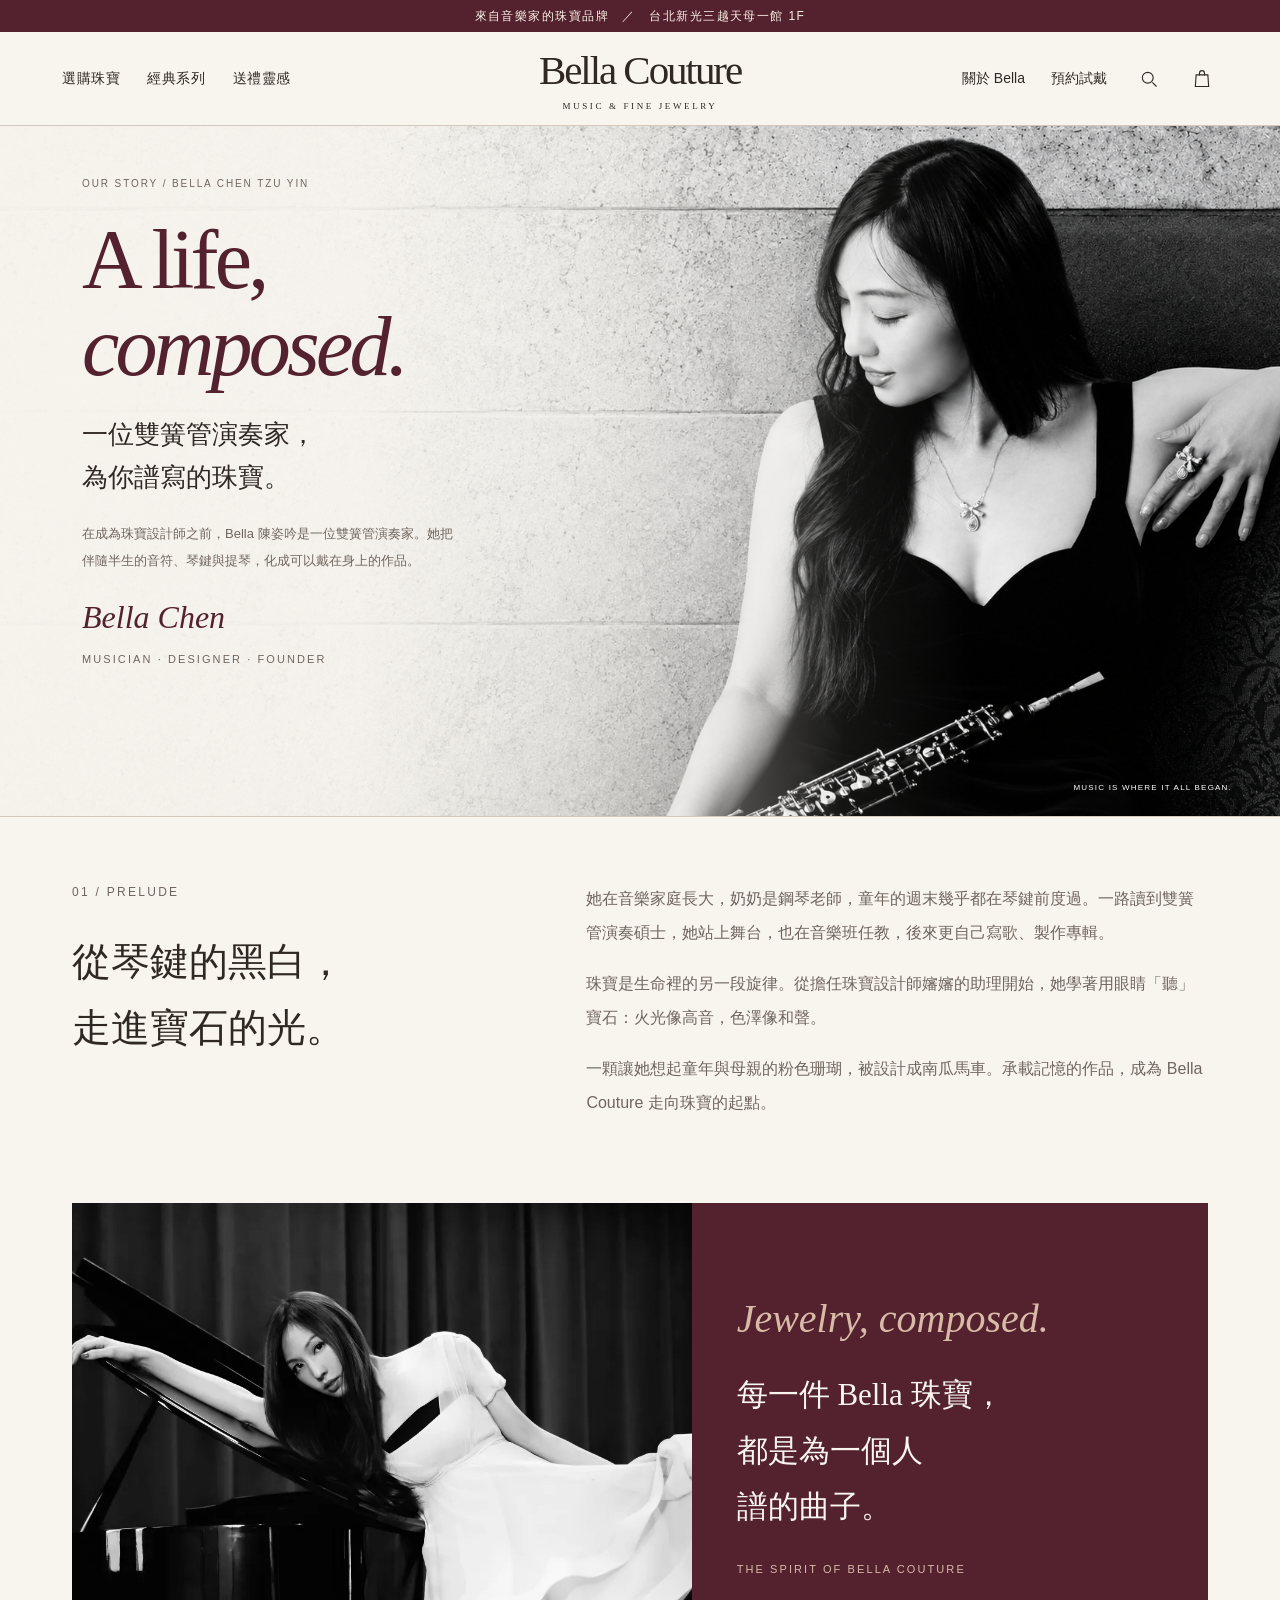
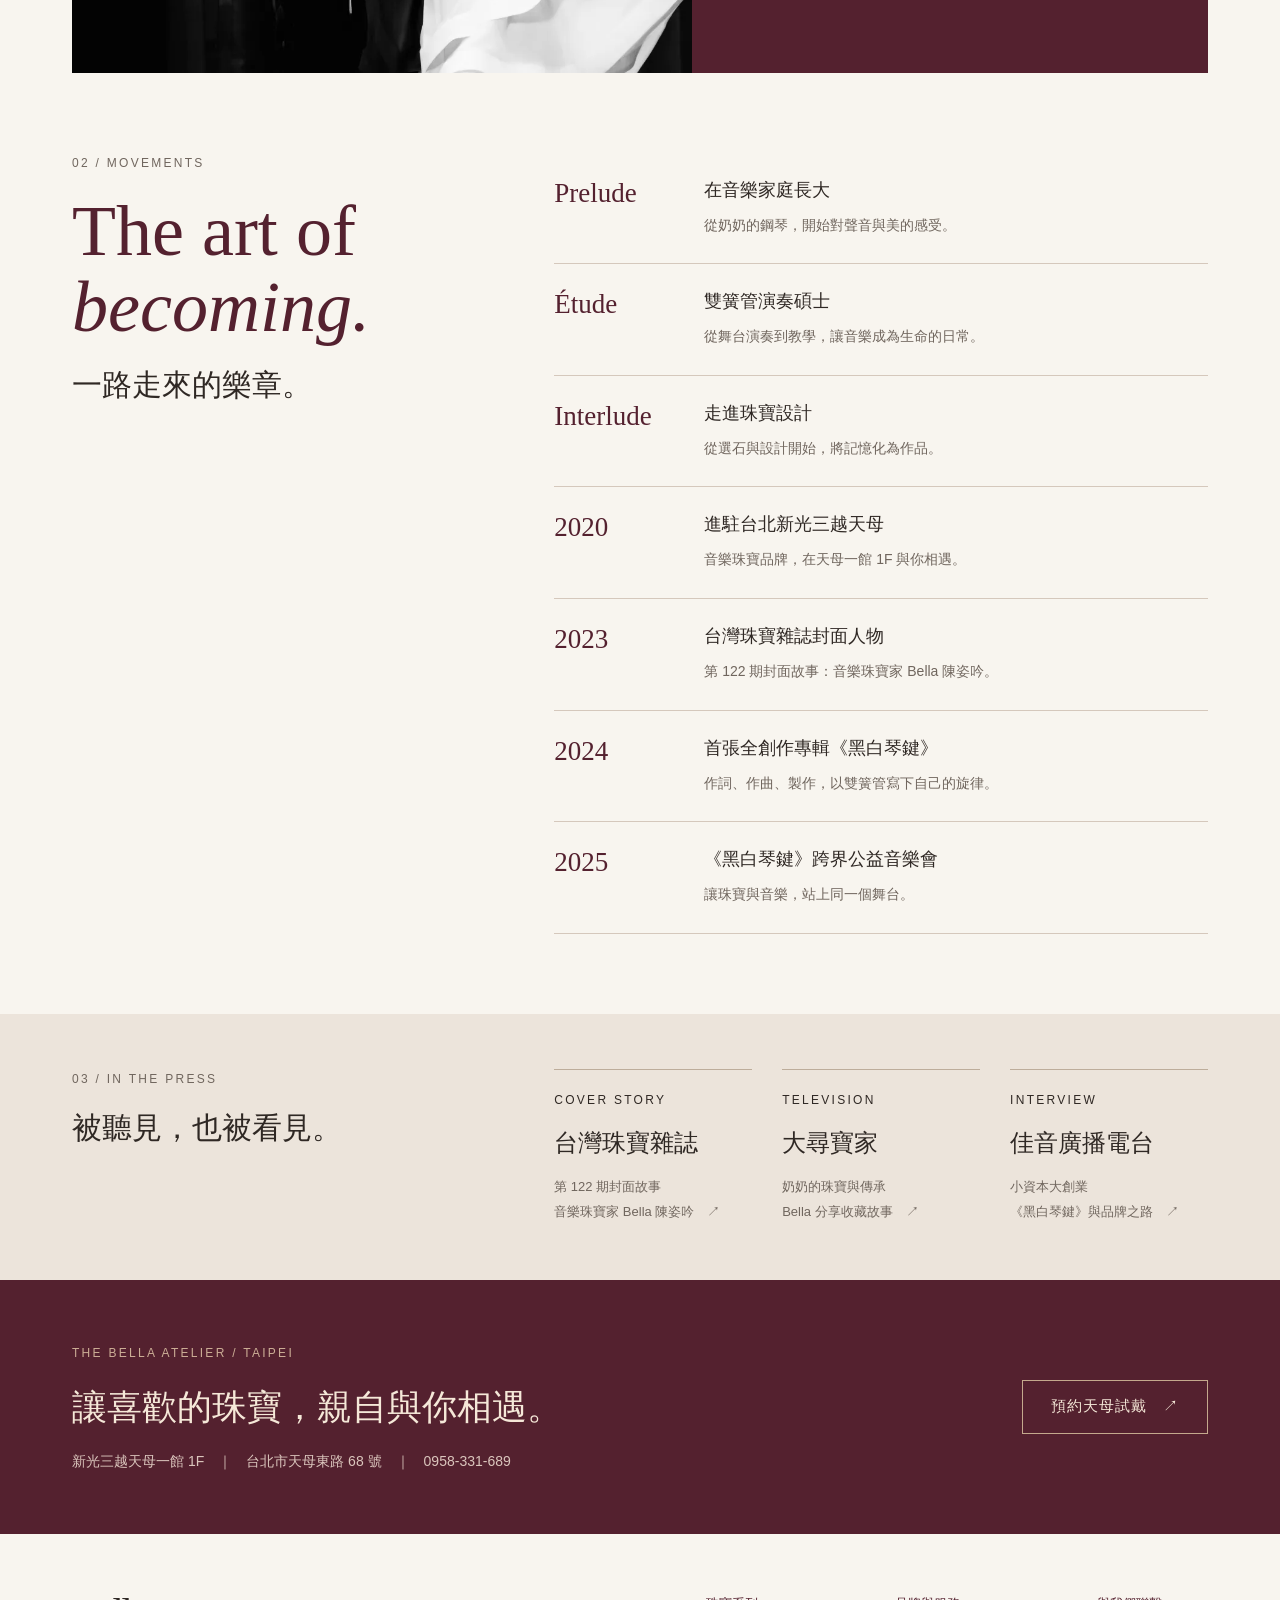
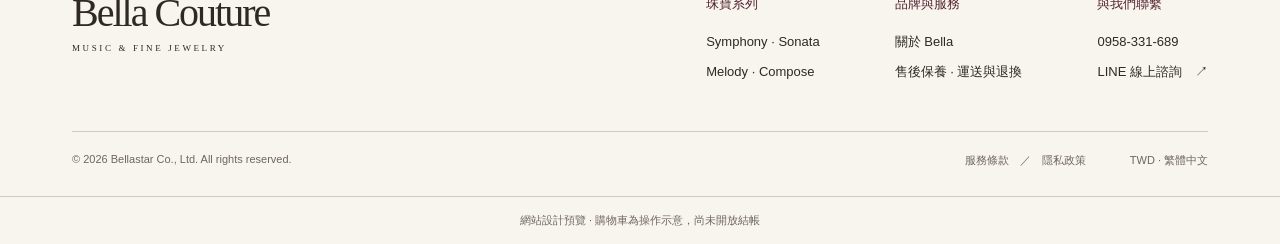
<file: v2/story.html>
<!DOCTYPE html><html lang="zh-Hant"><head><meta charset="utf-8"><meta name="viewport" content="width=device-width,initial-scale=1"><title>品牌故事 | Bella Couture V2</title><link rel="stylesheet" href="style.css"><link rel="stylesheet" href="fullbleed.css"><meta name="description" content="Bella Couture 音樂珠寶。探索 Melody 系列、櫻花項鏈與音樂家 Bella 的品牌故事。"><link rel="stylesheet" href="app.css"><script src="app.js" defer=""></script></head><body><a href="#main" class="skip-link">跳到主要內容</a><div class="announcement">來自音樂家的珠寶品牌　／　台北新光三越天母一館 1F</div><header class="masthead"><button type="button" class="mobile-toggle" aria-label="開啟選單" aria-expanded="false" aria-controls="mobile-nav">☰</button><nav><a href="melody.html">選購珠寶</a><a href="index.html#collections">經典系列</a><a href="melody.html#gift">送禮靈感</a></nav><a href="index.html" class="logo">Bella Couture<small>MUSIC &amp; FINE JEWELRY</small></a><div class="rightnav"><a href="story.html">關於 Bella</a><a href="#atelier">預約試戴</a><div class="icons"><button type="button" data-action="search" aria-label="搜尋珠寶"><svg viewBox="0 0 24 24"><circle cx="10.5" cy="10.5" r="6.5"></circle><path d="m16 16 5 5"></path></svg></button><button type="button" data-action="cart" aria-label="開啟購物車"><svg viewBox="0 0 24 24"><path d="M5 7h14l1 14H4Z M9 8V5a3 3 0 0 1 6 0v3"></path></svg><span class="cart-count" aria-live="polite"></span></button></div></div></header><nav id="mobile-nav" class="mobile-nav" aria-label="行動版導覽"><a href="index.html">品牌首頁</a><a href="melody.html">Melody 系列</a><a href="product.html">櫻花項鏈</a><a href="story.html">品牌故事</a><a href="#atelier">預約試戴</a></nav><main id="main"><section class="story-opening"><div><div class="eyebrow muted">OUR STORY / BELLA CHEN TZU YIN</div><h1>A life,<br><i>composed.</i></h1><h2>一位雙簧管演奏家，<br>為你譜寫的珠寶。</h2><p>在成為珠寶設計師之前，Bella 陳姿吟是一位雙簧管演奏家。她把伴隨半生的音符、琴鍵與提琴，化成可以戴在身上的作品。</p><div class="signature">Bella Chen</div><div class="eyebrow muted" style="margin-top:14px;font-size:11px">MUSICIAN · DESIGNER · FOUNDER</div></div><div class="portrait"><img class="" src="assets/assets-v2-story-wide.png" alt="Bella Chen 品牌創辦人" decoding="async"><div class="label">MUSIC IS WHERE IT ALL BEGAN.</div></div></section><section class="story-intro"><div><div class="eyebrow muted">01 / PRELUDE</div><h2>從琴鍵的黑白，<br>走進寶石的光。</h2></div><div><p>她在音樂家庭長大，奶奶是鋼琴老師，童年的週末幾乎都在琴鍵前度過。一路讀到雙簧管演奏碩士，她站上舞台，也在音樂班任教，後來更自己寫歌、製作專輯。</p><p>珠寶是生命裡的另一段旋律。從擔任珠寶設計師嬸嬸的助理開始，她學著用眼睛「聽」寶石：火光像高音，色澤像和聲。</p><p>一顆讓她想起童年與母親的粉色珊瑚，被設計成南瓜馬車。承載記憶的作品，成為 Bella Couture 走向珠寶的起點。</p></div></section><section class="story-quote"><img class="" src="assets/assets-10942219.jpg" alt="Bella 與鋼琴" decoding="async"><div class="quote"><div class="en">Jewelry, composed.</div><h2>每一件 Bella 珠寶，<br>都是為一個人<br>譜的曲子。</h2><div class="eyebrow" style="font-size:11px;color:#d8bba7">THE SPIRIT OF BELLA COUTURE</div></div></section><section class="journey"><div><div class="eyebrow muted">02 / MOVEMENTS</div><div class="en">The art of<br><i>becoming.</i></div><h2>一路走來的樂章。</h2></div><div><div class="event"><div class="year">Prelude</div><div><h3>在音樂家庭長大</h3><p>從奶奶的鋼琴，開始對聲音與美的感受。</p></div></div><div class="event"><div class="year">Étude</div><div><h3>雙簧管演奏碩士</h3><p>從舞台演奏到教學，讓音樂成為生命的日常。</p></div></div><div class="event"><div class="year">Interlude</div><div><h3>走進珠寶設計</h3><p>從選石與設計開始，將記憶化為作品。</p></div></div><div class="event"><div class="year">2020</div><div><h3>進駐台北新光三越天母</h3><p>音樂珠寶品牌，在天母一館 1F 與你相遇。</p></div></div><div class="event"><div class="year">2023</div><div><h3>台灣珠寶雜誌封面人物</h3><p>第 122 期封面故事：音樂珠寶家 Bella 陳姿吟。</p></div></div><div class="event"><div class="year">2024</div><div><h3>首張全創作專輯《黑白琴鍵》</h3><p>作詞、作曲、製作，以雙簧管寫下自己的旋律。</p></div></div><div class="event"><div class="year">2025</div><div><h3>《黑白琴鍵》跨界公益音樂會</h3><p>讓珠寶與音樂，站上同一個舞台。</p></div></div></div></section><section class="press"><div><div class="eyebrow muted">03 / IN THE PRESS</div><h2>被聽見，也被看見。</h2></div><div class="press-items"><article><div class="eyebrow">COVER STORY</div><h3>台灣珠寶雜誌</h3><p>第 122 期封面故事<br>音樂珠寶家 Bella 陳姿吟　↗</p></article><article><div class="eyebrow">TELEVISION</div><h3>大尋寶家</h3><p>奶奶的珠寶與傳承<br>Bella 分享收藏故事　↗</p></article><article><div class="eyebrow">INTERVIEW</div><h3>佳音廣播電台</h3><p>小資本大創業<br>《黑白琴鍵》與品牌之路　↗</p></article></div></section><section class="visit" id="atelier"><div><div class="eyebrow">THE BELLA ATELIER / TAIPEI</div><h2>讓喜歡的珠寶，親自與你相遇。</h2><p>新光三越天母一館 1F　｜　台北市天母東路 68 號　｜　0958-331-689</p></div><button type="button" data-action="contact" class="button">預約天母試戴　↗</button></section></main><footer class="footer"><div class="footer-row"><a href="index.html" class="logo">Bella Couture<small>MUSIC &amp; FINE JEWELRY</small></a><div class="columns"><div><strong>珠寶系列</strong>Symphony · Sonata<br>Melody · Compose</div><div><strong>品牌與服務</strong>關於 Bella<br>售後保養 · 運送與退換</div><div><strong>與我們聯繫</strong>0958-331-689<br>LINE 線上諮詢　↗</div></div></div><div class="legal"><span>© 2026 Bellastar Co., Ltd. All rights reserved.</span><span>服務條款　／　隱私政策　　　　TWD · 繁體中文</span></div></footer><div class="preview-note">網站設計預覽 · 購物車為操作示意，尚未開放結帳</div><dialog id="ui-dialog" aria-labelledby="dialog-title"><button class="dialog-close" type="button" aria-label="關閉視窗">×</button><div class="dialog-inner"><h2 id="dialog-title"></h2><div id="dialog-body"></div></div></dialog><div class="toast" role="status" aria-live="polite"></div></body></html>
</file>
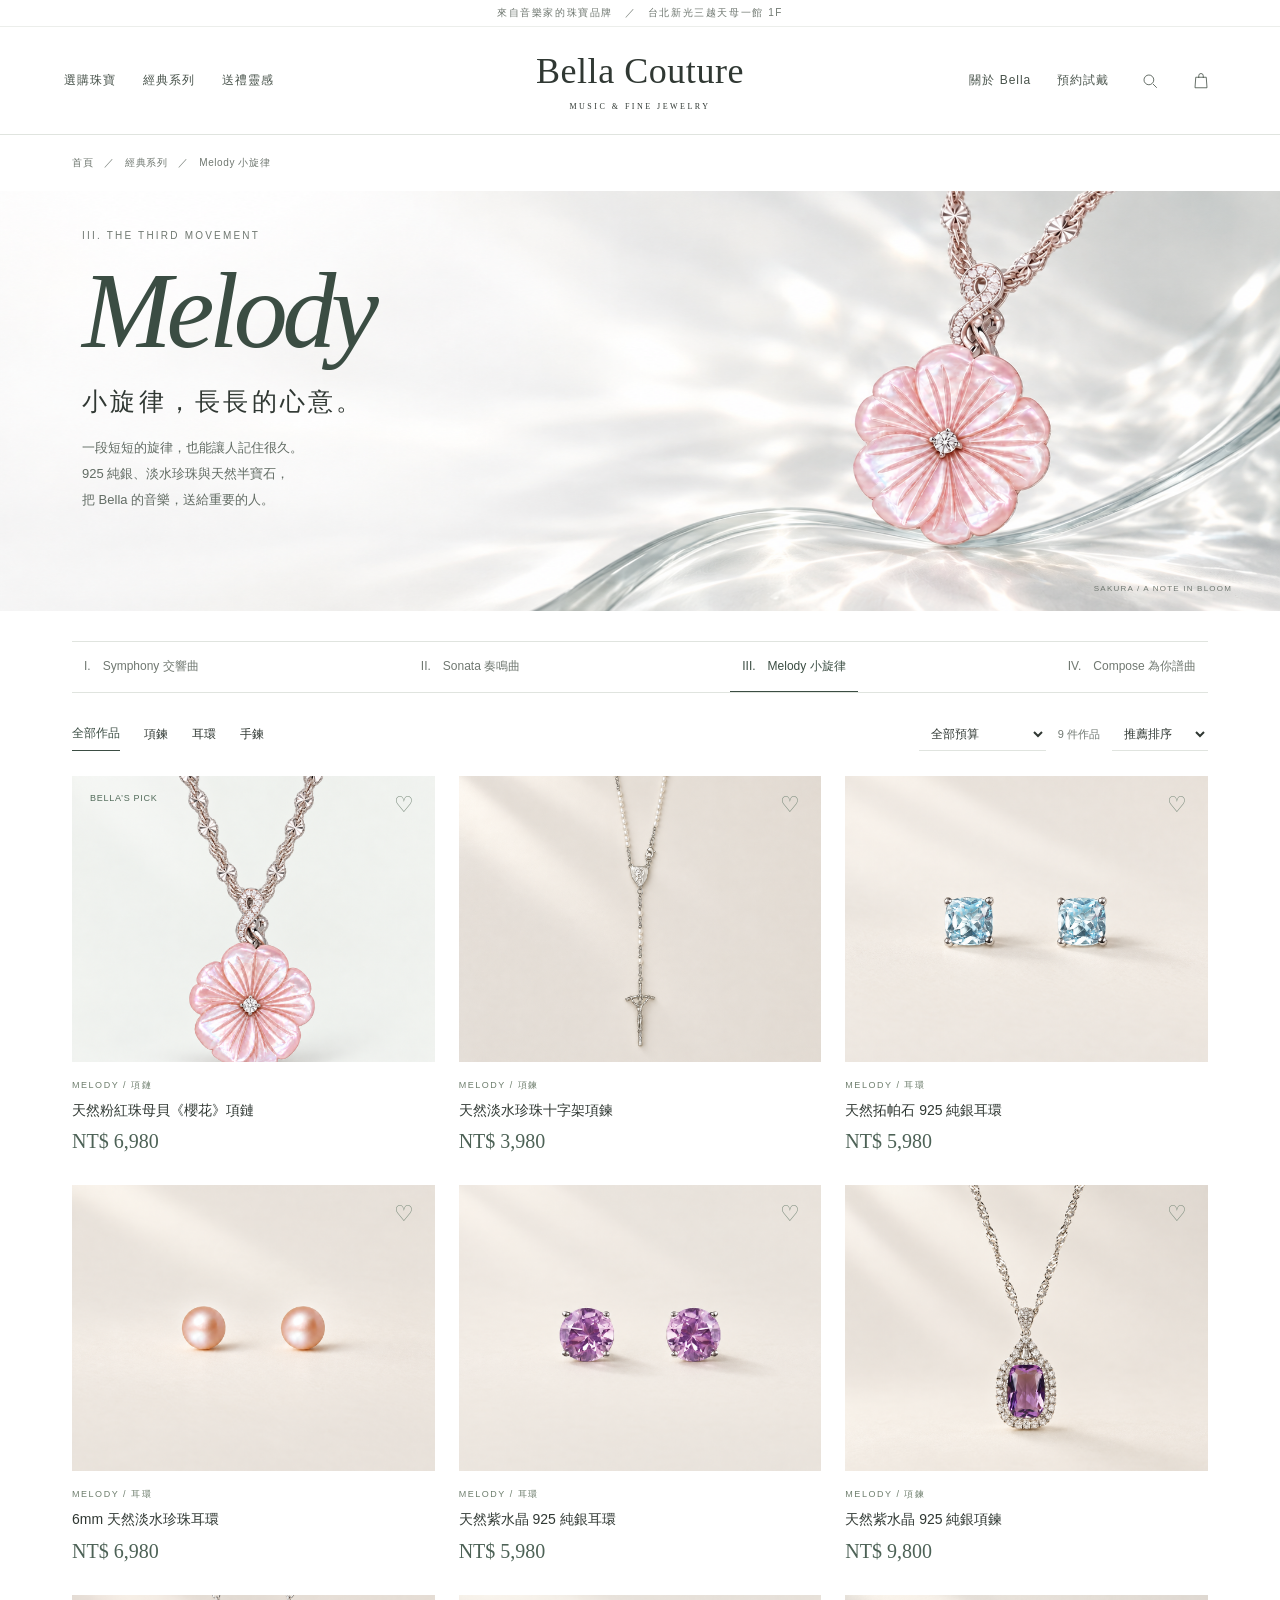
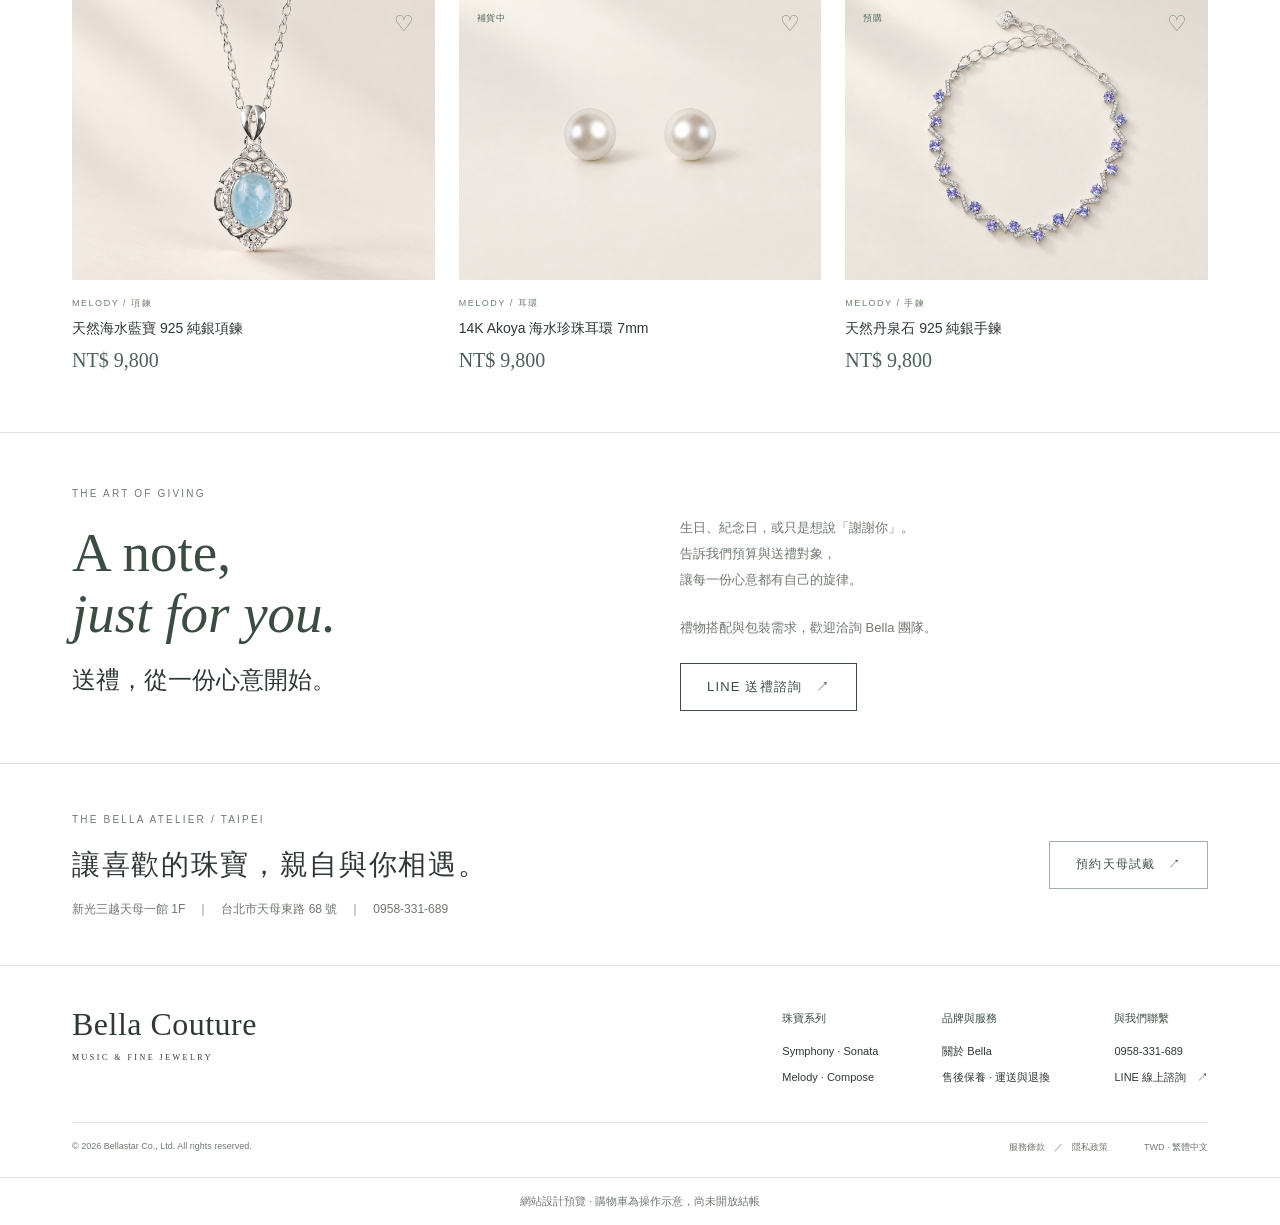
<file: white/melody.html>
<!DOCTYPE html><html lang="zh-Hant"><head><meta charset="utf-8"><meta name="viewport" content="width=device-width,initial-scale=1"><title>Melody 小旋律 | Bella Couture</title><link rel="stylesheet" href="style.css"><link rel="stylesheet" href="white.css"><meta name="description" content="Bella Couture 音樂珠寶。探索 Melody 系列、櫻花項鏈與音樂家 Bella 的品牌故事。"><link rel="stylesheet" href="app.css"><script src="app.js" defer=""></script></head><body><a href="#main" class="skip-link">跳到主要內容</a><div class="announcement">來自音樂家的珠寶品牌　／　台北新光三越天母一館 1F</div><header class="masthead"><button type="button" class="mobile-toggle" aria-label="開啟選單" aria-expanded="false" aria-controls="mobile-nav">☰</button><nav><a href="melody.html">選購珠寶</a><a href="index.html#collections">經典系列</a><a href="melody.html#gift">送禮靈感</a></nav><a href="index.html" class="logo">Bella Couture<small>MUSIC &amp; FINE JEWELRY</small></a><div class="rightnav"><a href="story.html">關於 Bella</a><a href="#atelier">預約試戴</a><div class="icons"><button type="button" data-action="search" aria-label="搜尋珠寶"><svg viewBox="0 0 24 24"><circle cx="10.5" cy="10.5" r="6.5"></circle><path d="m16 16 5 5"></path></svg></button><button type="button" data-action="cart" aria-label="開啟購物車"><svg viewBox="0 0 24 24"><path d="M5 7h14l1 14H4Z M9 8V5a3 3 0 0 1 6 0v3"></path></svg><span class="cart-count" aria-live="polite"></span></button></div></div></header><nav id="mobile-nav" class="mobile-nav" aria-label="行動版導覽"><a href="index.html">品牌首頁</a><a href="melody.html">Melody 系列</a><a href="product.html">櫻花項鏈</a><a href="story.html">品牌故事</a><a href="#atelier">預約試戴</a></nav><main id="main"><div class="crumb"><a href="index.html">首頁</a>　／　經典系列　／　<a href="melody.html">Melody 小旋律</a></div><section class="collection-head"><div class="collection-copy"><div class="eyebrow muted">III. THE THIRD MOVEMENT</div><h1><i>Melody</i></h1><h2>小旋律，長長的心意。</h2><p>一段短短的旋律，也能讓人記住很久。<br>925 純銀、淡水珍珠與天然半寶石，<br>把 Bella 的音樂，送給重要的人。</p></div><div class="collection-image"><img class="" src="assets/assets-direction-02-white-melody-wide.png" alt="Bella Couture 櫻花項鏈" decoding="async"><span class="small">SAKURA / A NOTE IN BLOOM</span></div></section><div class="series-nav"><a href="index.html#collections">I.　Symphony 交響曲</a><a href="index.html#collections">II.　Sonata 奏鳴曲</a><a href="melody.html" class="active">III.　Melody 小旋律</a><a href="index.html#collections">IV.　Compose 為你譜曲</a></div><div class="filters"><button class="active" data-filter="all" aria-pressed="true">全部作品</button><button data-filter="necklaces" aria-pressed="false">項鍊</button><button data-filter="earrings" aria-pressed="false">耳環</button><button data-filter="bracelets" aria-pressed="false">手鍊</button><div class="filter-select"><label><span class="sr-only">預算</span><select id="budget-filter" aria-label="預算"><option value="all">全部預算</option><option value="5000">NT$ 5,000 以下</option><option value="10000">NT$ 10,000 以下</option></select></label><span class="count" aria-live="polite">9 件作品</span><select id="sort" aria-label="排序"><option value="recommended">推薦排序</option><option value="low">價格低至高</option><option value="high">價格高至低</option></select></div></div><div class="grid catalog"><article class="card" data-id="sakura" data-price="6980" data-category="necklaces"><div class="photo"><a href="product.html" aria-label="天然粉紅珠母貝《櫻花》項鏈"><img class="" src="assets/assets-direction-02-sakura.png" alt="天然粉紅珠母貝《櫻花》項鏈" decoding="async"></a><span class="badge">BELLA’S PICK</span><button type="button" data-action="favorite" class="heart" data-id="sakura" aria-label="收藏天然粉紅珠母貝《櫻花》項鏈" aria-pressed="false">♡</button></div><div class="meta">MELODY / 項鏈</div><a href="product.html" class="card-title"><h3>天然粉紅珠母貝《櫻花》項鏈</h3></a><div class="price">NT$ 6,980</div></article><article class="card" data-id="cross" data-price="3980" data-category="necklaces"><div class="photo"><a href="#cross" aria-label="天然淡水珍珠十字架項鍊" data-action="product" data-id="cross"><img class="" src="assets/assets-v2-cross.png" alt="天然淡水珍珠十字架項鍊" decoding="async"></a><span class="badge"></span><button type="button" data-action="favorite" class="heart" data-id="cross" aria-label="收藏天然淡水珍珠十字架項鍊" aria-pressed="false">♡</button></div><div class="meta">MELODY / 項鍊</div><a href="#cross" class="card-title" data-action="product" data-id="cross"><h3>天然淡水珍珠十字架項鍊</h3></a><div class="price">NT$ 3,980</div></article><article class="card" data-id="topaz" data-price="5980" data-category="earrings"><div class="photo"><a href="#topaz" aria-label="天然拓帕石 925 純銀耳環" data-action="product" data-id="topaz"><img class="" src="assets/assets-v2-topaz.png" alt="天然拓帕石 925 純銀耳環" decoding="async"></a><span class="badge"></span><button type="button" data-action="favorite" class="heart" data-id="topaz" aria-label="收藏天然拓帕石 925 純銀耳環" aria-pressed="false">♡</button></div><div class="meta">MELODY / 耳環</div><a href="#topaz" class="card-title" data-action="product" data-id="topaz"><h3>天然拓帕石 925 純銀耳環</h3></a><div class="price">NT$ 5,980</div></article><article class="card" data-id="pearl" data-price="6980" data-category="earrings"><div class="photo"><a href="#pearl" aria-label="6mm 天然淡水珍珠耳環" data-action="product" data-id="pearl"><img class="" src="assets/assets-v2-pearl.png" alt="6mm 天然淡水珍珠耳環" decoding="async"></a><span class="badge"></span><button type="button" data-action="favorite" class="heart" data-id="pearl" aria-label="收藏6mm 天然淡水珍珠耳環" aria-pressed="false">♡</button></div><div class="meta">MELODY / 耳環</div><a href="#pearl" class="card-title" data-action="product" data-id="pearl"><h3>6mm 天然淡水珍珠耳環</h3></a><div class="price">NT$ 6,980</div></article><article class="card" data-id="amethyst-earrings" data-price="5980" data-category="earrings"><div class="photo"><a href="#amethyst-earrings" aria-label="天然紫水晶 925 純銀耳環" data-action="product" data-id="amethyst-earrings"><img class="" src="assets/assets-v2-amethyst-earrings.png" alt="天然紫水晶 925 純銀耳環" decoding="async"></a><span class="badge"></span><button type="button" data-action="favorite" class="heart" data-id="amethyst-earrings" aria-label="收藏天然紫水晶 925 純銀耳環" aria-pressed="false">♡</button></div><div class="meta">MELODY / 耳環</div><a href="#amethyst-earrings" class="card-title" data-action="product" data-id="amethyst-earrings"><h3>天然紫水晶 925 純銀耳環</h3></a><div class="price">NT$ 5,980</div></article><article class="card" data-id="amethyst-necklace" data-price="9800" data-category="necklaces"><div class="photo"><a href="#amethyst-necklace" aria-label="天然紫水晶 925 純銀項鍊" data-action="product" data-id="amethyst-necklace"><img class="" src="assets/assets-v2-amethyst-necklace.png" alt="天然紫水晶 925 純銀項鍊" decoding="async"></a><span class="badge"></span><button type="button" data-action="favorite" class="heart" data-id="amethyst-necklace" aria-label="收藏天然紫水晶 925 純銀項鍊" aria-pressed="false">♡</button></div><div class="meta">MELODY / 項鍊</div><a href="#amethyst-necklace" class="card-title" data-action="product" data-id="amethyst-necklace"><h3>天然紫水晶 925 純銀項鍊</h3></a><div class="price">NT$ 9,800</div></article><article class="card" data-id="aquamarine" data-price="9800" data-category="necklaces"><div class="photo"><a href="#aquamarine" aria-label="天然海水藍寶 925 純銀項鍊" data-action="product" data-id="aquamarine"><img class="" src="assets/assets-v2-aquamarine.png" alt="天然海水藍寶 925 純銀項鍊" decoding="async"></a><span class="badge"></span><button type="button" data-action="favorite" class="heart" data-id="aquamarine" aria-label="收藏天然海水藍寶 925 純銀項鍊" aria-pressed="false">♡</button></div><div class="meta">MELODY / 項鍊</div><a href="#aquamarine" class="card-title" data-action="product" data-id="aquamarine"><h3>天然海水藍寶 925 純銀項鍊</h3></a><div class="price">NT$ 9,800</div></article><article class="card" data-id="akoya" data-price="9800" data-category="earrings"><div class="photo"><a href="#akoya" aria-label="14K Akoya 海水珍珠耳環 7mm" data-action="product" data-id="akoya"><img class="" src="assets/assets-v2-akoya.png" alt="14K Akoya 海水珍珠耳環 7mm" decoding="async"></a><span class="badge">補貨中</span><button type="button" data-action="favorite" class="heart" data-id="akoya" aria-label="收藏14K Akoya 海水珍珠耳環 7mm" aria-pressed="false">♡</button></div><div class="meta">MELODY / 耳環</div><a href="#akoya" class="card-title" data-action="product" data-id="akoya"><h3>14K Akoya 海水珍珠耳環 7mm</h3></a><div class="price">NT$ 9,800</div></article><article class="card" data-id="tanzanite" data-price="9800" data-category="bracelets"><div class="photo"><a href="#tanzanite" aria-label="天然丹泉石 925 純銀手鍊" data-action="product" data-id="tanzanite"><img class="" src="assets/assets-v2-tanzanite.png" alt="天然丹泉石 925 純銀手鍊" decoding="async"></a><span class="badge">預購</span><button type="button" data-action="favorite" class="heart" data-id="tanzanite" aria-label="收藏天然丹泉石 925 純銀手鍊" aria-pressed="false">♡</button></div><div class="meta">MELODY / 手鍊</div><a href="#tanzanite" class="card-title" data-action="product" data-id="tanzanite"><h3>天然丹泉石 925 純銀手鍊</h3></a><div class="price">NT$ 9,800</div></article></div><section class="gift-section" id="gift"><div><div class="eyebrow muted">THE ART OF GIVING</div><div class="en" style="margin-top:20px">A note,<br><i>just for you.</i></div><h2>送禮，從一份心意開始。</h2></div><div style="padding-top:30px"><p>生日、紀念日，或只是想說「謝謝你」。<br>告訴我們預算與送禮對象，<br>讓每一份心意都有自己的旋律。</p><p>禮物搭配與包裝需求，歡迎洽詢 Bella 團隊。</p><button type="button" data-action="contact" class="button outline">LINE 送禮諮詢　↗</button></div></section><section class="visit" id="atelier"><div><div class="eyebrow">THE BELLA ATELIER / TAIPEI</div><h2>讓喜歡的珠寶，親自與你相遇。</h2><p>新光三越天母一館 1F　｜　台北市天母東路 68 號　｜　0958-331-689</p></div><button type="button" data-action="contact" class="button">預約天母試戴　↗</button></section></main><footer class="footer"><div class="footer-row"><a href="index.html" class="logo">Bella Couture<small>MUSIC &amp; FINE JEWELRY</small></a><div class="columns"><div><strong>珠寶系列</strong>Symphony · Sonata<br>Melody · Compose</div><div><strong>品牌與服務</strong>關於 Bella<br>售後保養 · 運送與退換</div><div><strong>與我們聯繫</strong>0958-331-689<br>LINE 線上諮詢　↗</div></div></div><div class="legal"><span>© 2026 Bellastar Co., Ltd. All rights reserved.</span><span>服務條款　／　隱私政策　　　　TWD · 繁體中文</span></div></footer><div class="preview-note">網站設計預覽 · 購物車為操作示意，尚未開放結帳</div><dialog id="ui-dialog" aria-labelledby="dialog-title"><button class="dialog-close" type="button" aria-label="關閉視窗">×</button><div class="dialog-inner"><h2 id="dialog-title"></h2><div id="dialog-body"></div></div></dialog><div class="toast" role="status" aria-live="polite"></div></body></html>
</file>
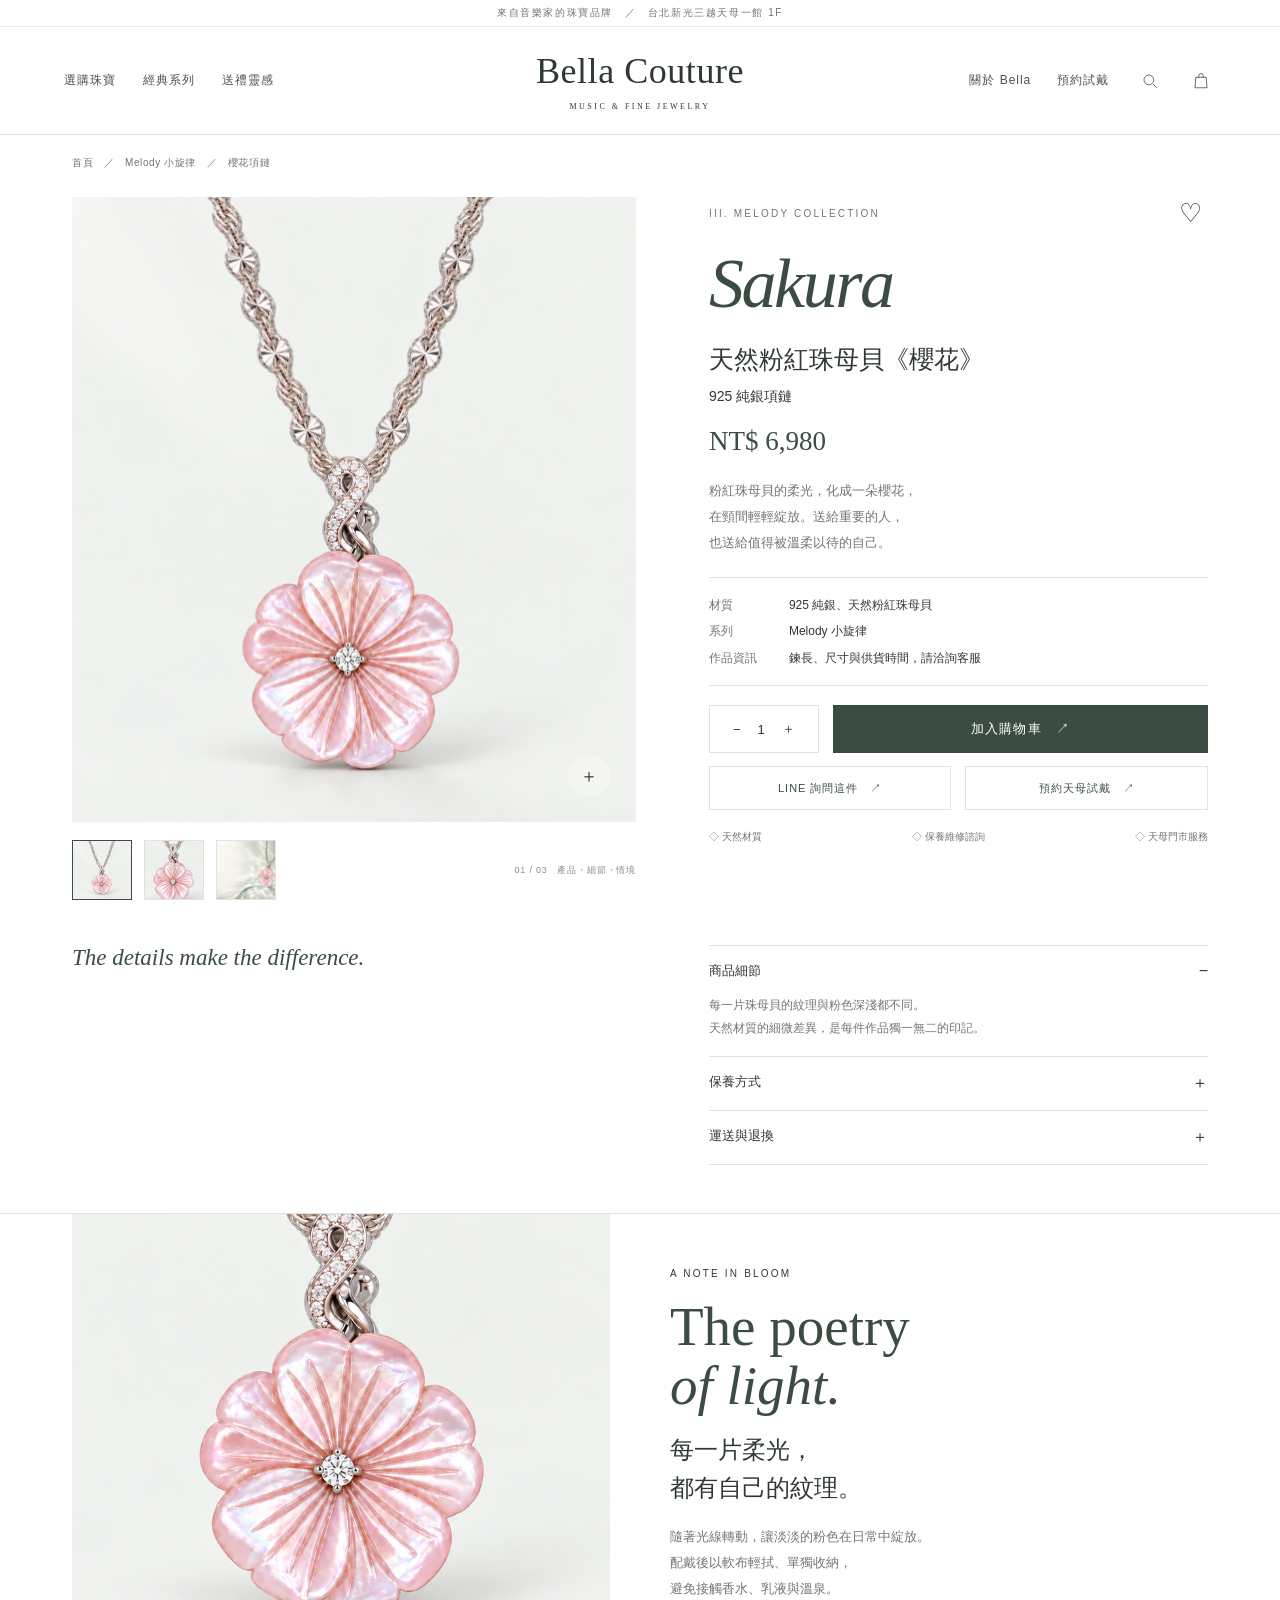
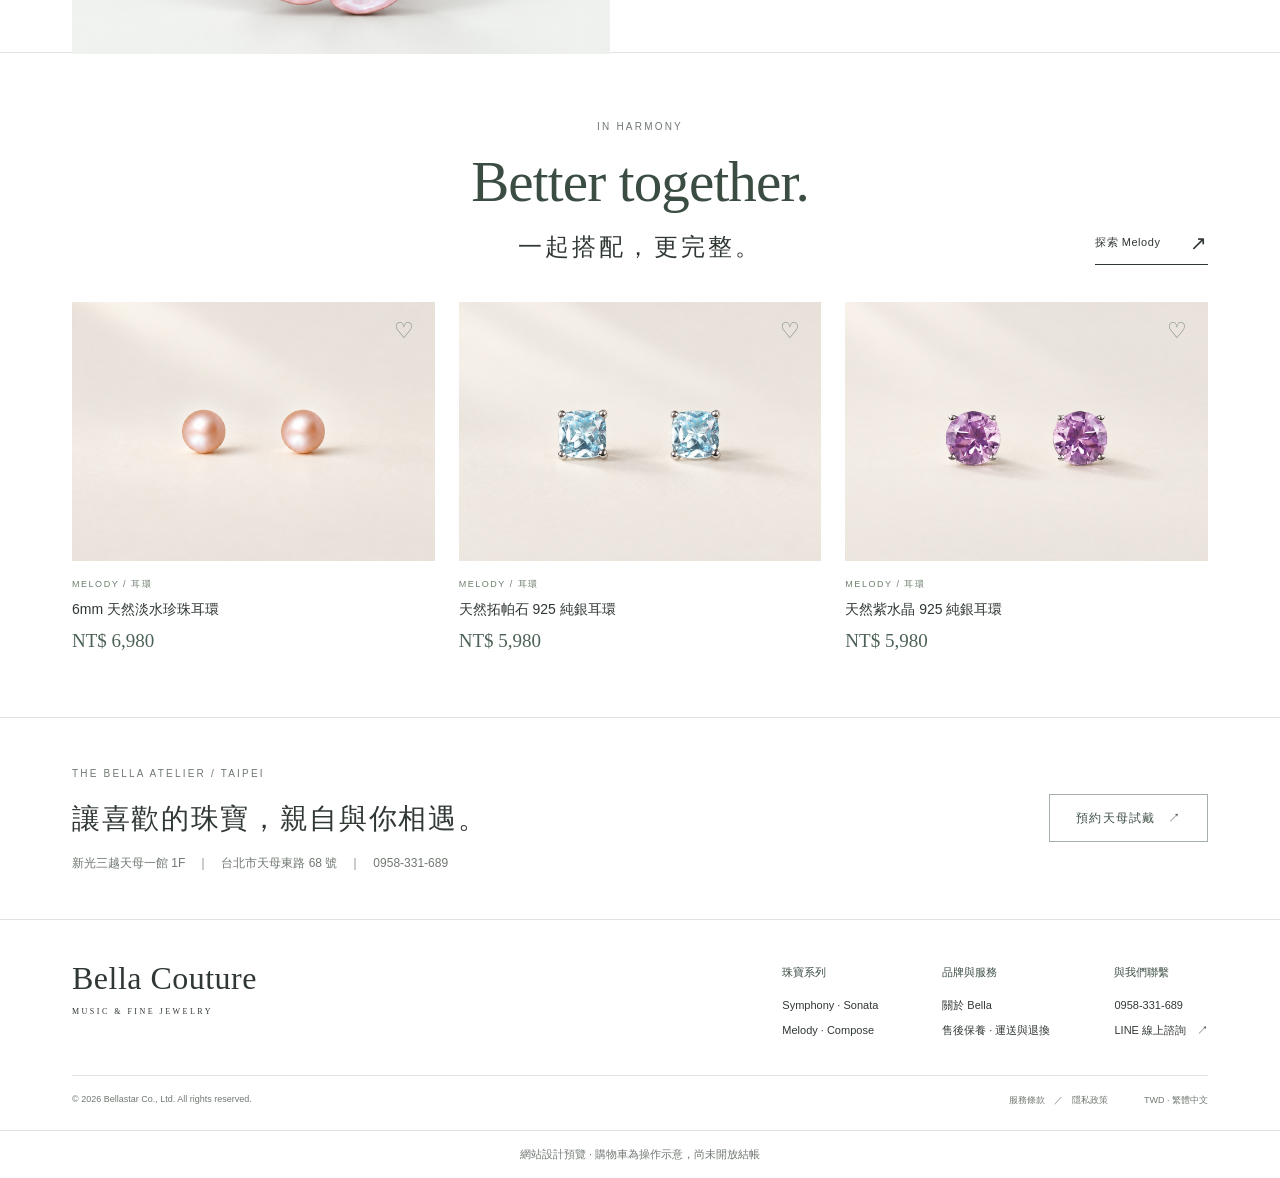
<file: white/product.html>
<!DOCTYPE html><html lang="zh-Hant"><head><meta charset="utf-8"><meta name="viewport" content="width=device-width,initial-scale=1"><title>櫻花項鏈 | Bella Couture</title><link rel="stylesheet" href="style.css"><link rel="stylesheet" href="white.css"><meta name="description" content="Bella Couture 音樂珠寶。探索 Melody 系列、櫻花項鏈與音樂家 Bella 的品牌故事。"><link rel="stylesheet" href="app.css"><script src="app.js" defer=""></script></head><body><a href="#main" class="skip-link">跳到主要內容</a><div class="announcement">來自音樂家的珠寶品牌　／　台北新光三越天母一館 1F</div><header class="masthead"><button type="button" class="mobile-toggle" aria-label="開啟選單" aria-expanded="false" aria-controls="mobile-nav">☰</button><nav><a href="melody.html">選購珠寶</a><a href="index.html#collections">經典系列</a><a href="melody.html#gift">送禮靈感</a></nav><a href="index.html" class="logo">Bella Couture<small>MUSIC &amp; FINE JEWELRY</small></a><div class="rightnav"><a href="story.html">關於 Bella</a><a href="#atelier">預約試戴</a><div class="icons"><button type="button" data-action="search" aria-label="搜尋珠寶"><svg viewBox="0 0 24 24"><circle cx="10.5" cy="10.5" r="6.5"></circle><path d="m16 16 5 5"></path></svg></button><button type="button" data-action="cart" aria-label="開啟購物車"><svg viewBox="0 0 24 24"><path d="M5 7h14l1 14H4Z M9 8V5a3 3 0 0 1 6 0v3"></path></svg><span class="cart-count" aria-live="polite"></span></button></div></div></header><nav id="mobile-nav" class="mobile-nav" aria-label="行動版導覽"><a href="index.html">品牌首頁</a><a href="melody.html">Melody 系列</a><a href="product.html">櫻花項鏈</a><a href="story.html">品牌故事</a><a href="#atelier">預約試戴</a></nav><main id="main"><div class="crumb"><a href="index.html">首頁</a>　／　<a href="melody.html">Melody 小旋律</a>　／　櫻花項鏈</div><section class="pdp"><div class="gallery"><div class="main"><img class="" src="assets/assets-direction-02-sakura.png" alt="Bella Couture 櫻花項鏈" decoding="async"><button type="button" data-action="zoom" class="zoom">＋</button></div><div class="gallery-foot"><div class="thumbs"><button type="button" data-action="thumb" class="thumb" data-index="0" aria-label="商品全圖" aria-pressed="true"><img class="" src="assets/assets-direction-02-sakura.png" alt="Bella Couture 櫻花項鏈" decoding="async"></button><button type="button" data-action="thumb" class="thumb detail" data-index="1" aria-label="商品細節" aria-pressed="false"><img class="" src="assets/assets-direction-02-sakura.png" alt="Bella Couture 櫻花項鏈" decoding="async"></button><button type="button" data-action="thumb" class="thumb" data-index="2" aria-label="情境圖" aria-pressed="false"><img class="" src="assets/assets-direction-02-hero.png" alt="Bella Couture 櫻花項鏈" decoding="async"></button></div><small>01 / 03　產品・細節・情境</small></div></div><div class="product-info"><div class="small-title"><span class="eyebrow muted">III. MELODY COLLECTION</span><button type="button" data-action="favorite" style="font-size:26px" data-id="sakura" aria-label="收藏櫻花項鏈" aria-pressed="false">♡</button></div><div class="script italic">Sakura</div><h1>天然粉紅珠母貝《櫻花》</h1><p class="subtitle">925 純銀項鏈</p><div class="price">NT$ 6,980</div><p class="intro">粉紅珠母貝的柔光，化成一朵櫻花，<br>在頸間輕輕綻放。送給重要的人，<br>也送給值得被溫柔以待的自己。</p><div class="specs"><div><span>材質</span>925 純銀、天然粉紅珠母貝</div><div><span>系列</span>Melody 小旋律</div><div><span>作品資訊</span>鍊長、尺寸與供貨時間，請洽詢客服</div></div><div class="buy-row"><div class="quantity"><button type="button" data-action="minus" aria-label="減少數量">−</button><output id="quantity">1</output><button type="button" data-action="plus" aria-label="增加數量">＋</button></div><button type="button" data-action="add" class="button">加入購物車　↗</button></div><div class="sub-actions"><button type="button" data-action="contact" class="button outline">LINE 詢問這件　↗</button><button type="button" data-action="contact" class="button outline">預約天母試戴　↗</button></div><div class="pdp-services"><span>◇ 天然材質</span><span>◇ 保養維修諮詢</span><span>◇ 天母門市服務</span></div></div></section><section class="product-details"><div class="details-label">The details make the difference.</div><div class="details-content"><details open=""><summary>商品細節 <span>−</span></summary><p>每一片珠母貝的紋理與粉色深淺都不同。<br>天然材質的細微差異，是每件作品獨一無二的印記。</p></details><details><summary>保養方式 <span>＋</span></summary><p>配戴後以柔軟乾布輕拭，單獨收納。避免接觸香水、乳液與溫泉；如需保養或維修，請聯繫 Bella 團隊。</p></details><details><summary>運送與退換 <span>＋</span></summary><p>配送、供貨時間與退換貨條件請洽 Bella 團隊確認。本頁為設計預覽，尚未串接訂單或付款服務。</p></details></div></section><section class="macro"><div class="macro-photo"><img class="" src="assets/assets-direction-02-sakura.png" alt="Bella Couture 櫻花項鏈" decoding="async"></div><div class="macro-copy"><div class="eyebrow">A NOTE IN BLOOM</div><div class="en">The poetry<br><i>of light.</i></div><h2>每一片柔光，<br>都有自己的紋理。</h2><p>隨著光線轉動，讓淡淡的粉色在日常中綻放。<br>配戴後以軟布輕拭、單獨收納，<br>避免接觸香水、乳液與溫泉。</p></div></section><section class="section"><div class="section-title"><div><div class="eyebrow">IN HARMONY</div><div class="english">Better together.</div><h2>一起搭配，更完整。</h2></div><a href="melody.html" class="textlink">探索 Melody<b>↗</b></a></div><div class="grid related"><article class="card" data-id="pearl" data-price="6980" data-category="earrings"><div class="photo"><a href="#pearl" aria-label="6mm 天然淡水珍珠耳環" data-action="product" data-id="pearl"><img class="" src="assets/assets-v2-pearl.png" alt="6mm 天然淡水珍珠耳環" decoding="async"></a><span class="badge"></span><button type="button" data-action="favorite" class="heart" data-id="pearl" aria-label="收藏6mm 天然淡水珍珠耳環" aria-pressed="false">♡</button></div><div class="meta">MELODY / 耳環</div><a href="#pearl" class="card-title" data-action="product" data-id="pearl"><h3>6mm 天然淡水珍珠耳環</h3></a><div class="price">NT$ 6,980</div></article><article class="card" data-id="topaz" data-price="5980" data-category="earrings"><div class="photo"><a href="#topaz" aria-label="天然拓帕石 925 純銀耳環" data-action="product" data-id="topaz"><img class="" src="assets/assets-v2-topaz.png" alt="天然拓帕石 925 純銀耳環" decoding="async"></a><span class="badge"></span><button type="button" data-action="favorite" class="heart" data-id="topaz" aria-label="收藏天然拓帕石 925 純銀耳環" aria-pressed="false">♡</button></div><div class="meta">MELODY / 耳環</div><a href="#topaz" class="card-title" data-action="product" data-id="topaz"><h3>天然拓帕石 925 純銀耳環</h3></a><div class="price">NT$ 5,980</div></article><article class="card" data-id="amethyst-earrings" data-price="5980" data-category="earrings"><div class="photo"><a href="#amethyst-earrings" aria-label="天然紫水晶 925 純銀耳環" data-action="product" data-id="amethyst-earrings"><img class="" src="assets/assets-v2-amethyst-earrings.png" alt="天然紫水晶 925 純銀耳環" decoding="async"></a><span class="badge"></span><button type="button" data-action="favorite" class="heart" data-id="amethyst-earrings" aria-label="收藏天然紫水晶 925 純銀耳環" aria-pressed="false">♡</button></div><div class="meta">MELODY / 耳環</div><a href="#amethyst-earrings" class="card-title" data-action="product" data-id="amethyst-earrings"><h3>天然紫水晶 925 純銀耳環</h3></a><div class="price">NT$ 5,980</div></article></div></section><section class="visit" id="atelier"><div><div class="eyebrow">THE BELLA ATELIER / TAIPEI</div><h2>讓喜歡的珠寶，親自與你相遇。</h2><p>新光三越天母一館 1F　｜　台北市天母東路 68 號　｜　0958-331-689</p></div><button type="button" data-action="contact" class="button">預約天母試戴　↗</button></section></main><footer class="footer"><div class="footer-row"><a href="index.html" class="logo">Bella Couture<small>MUSIC &amp; FINE JEWELRY</small></a><div class="columns"><div><strong>珠寶系列</strong>Symphony · Sonata<br>Melody · Compose</div><div><strong>品牌與服務</strong>關於 Bella<br>售後保養 · 運送與退換</div><div><strong>與我們聯繫</strong>0958-331-689<br>LINE 線上諮詢　↗</div></div></div><div class="legal"><span>© 2026 Bellastar Co., Ltd. All rights reserved.</span><span>服務條款　／　隱私政策　　　　TWD · 繁體中文</span></div></footer><div class="preview-note">網站設計預覽 · 購物車為操作示意，尚未開放結帳</div><dialog id="ui-dialog" aria-labelledby="dialog-title"><button class="dialog-close" type="button" aria-label="關閉視窗">×</button><div class="dialog-inner"><h2 id="dialog-title"></h2><div id="dialog-body"></div></div></dialog><div class="toast" role="status" aria-live="polite"></div></body></html>
</file>
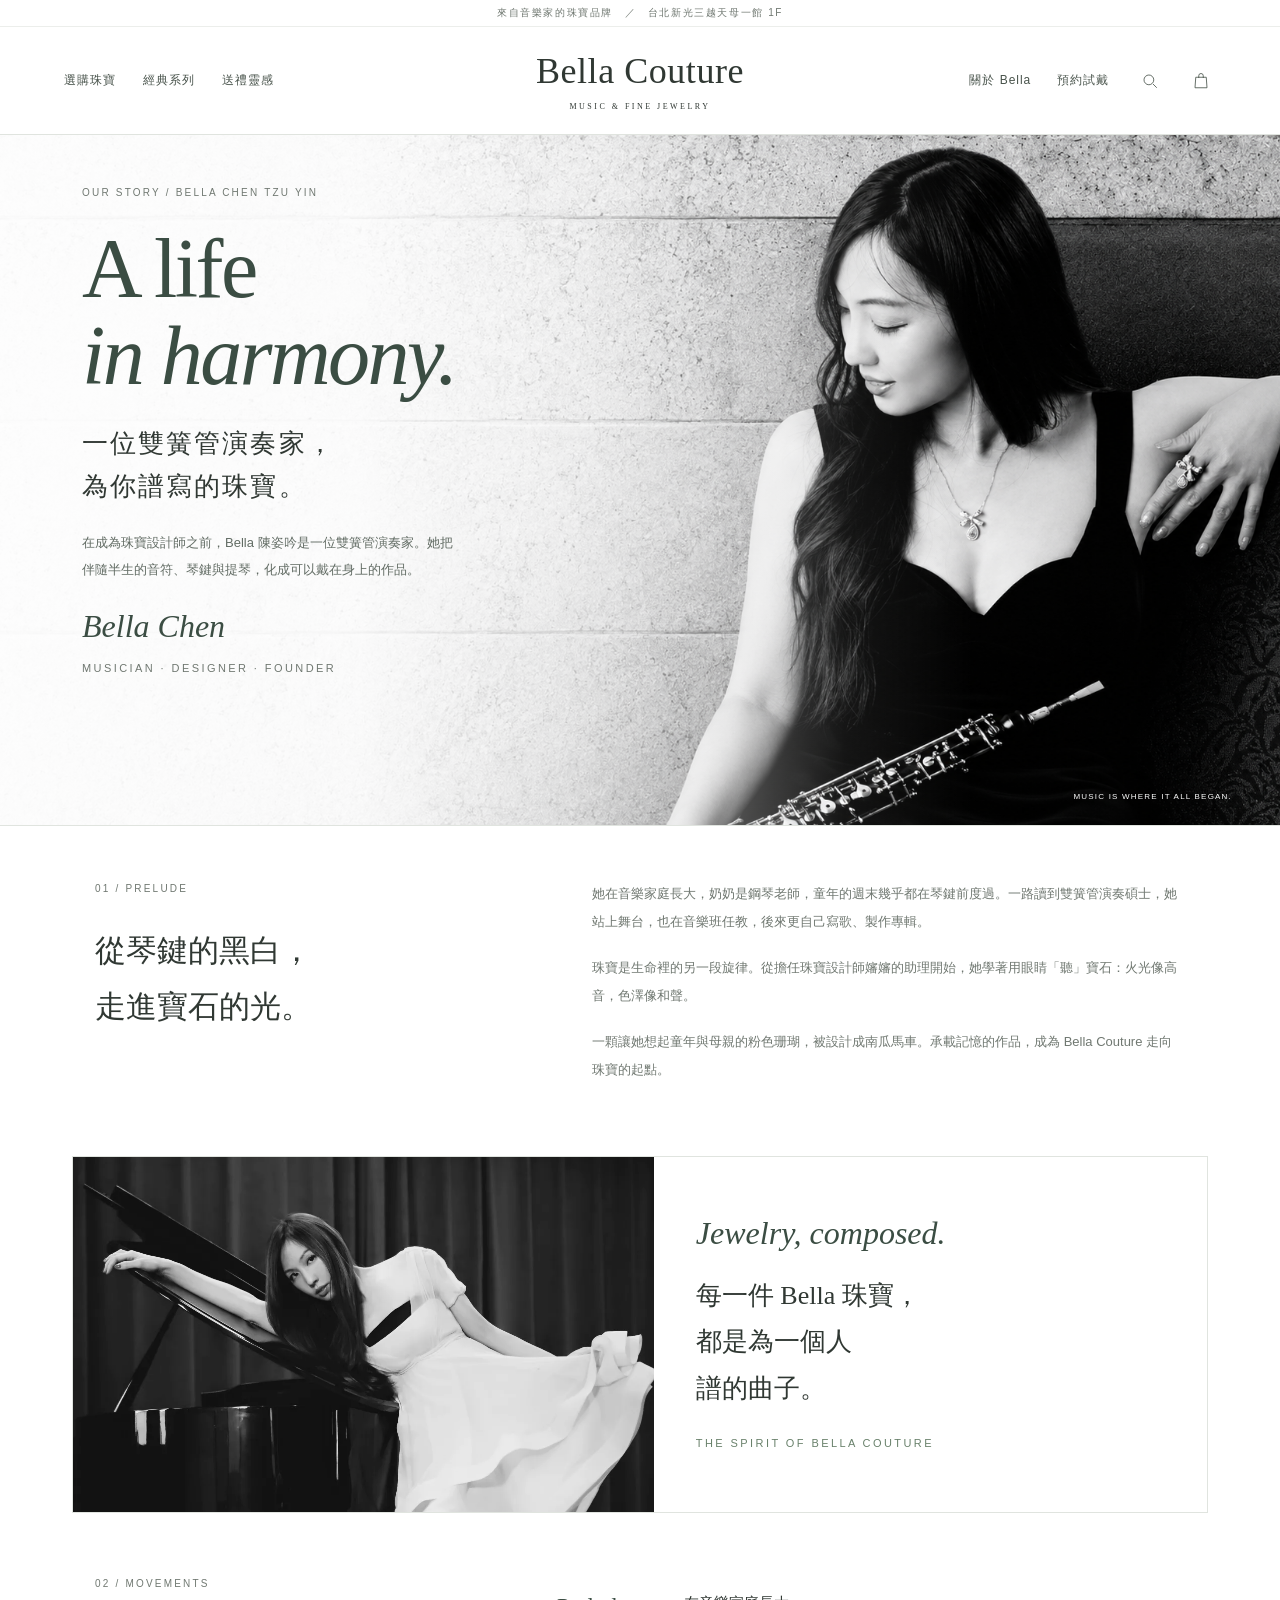
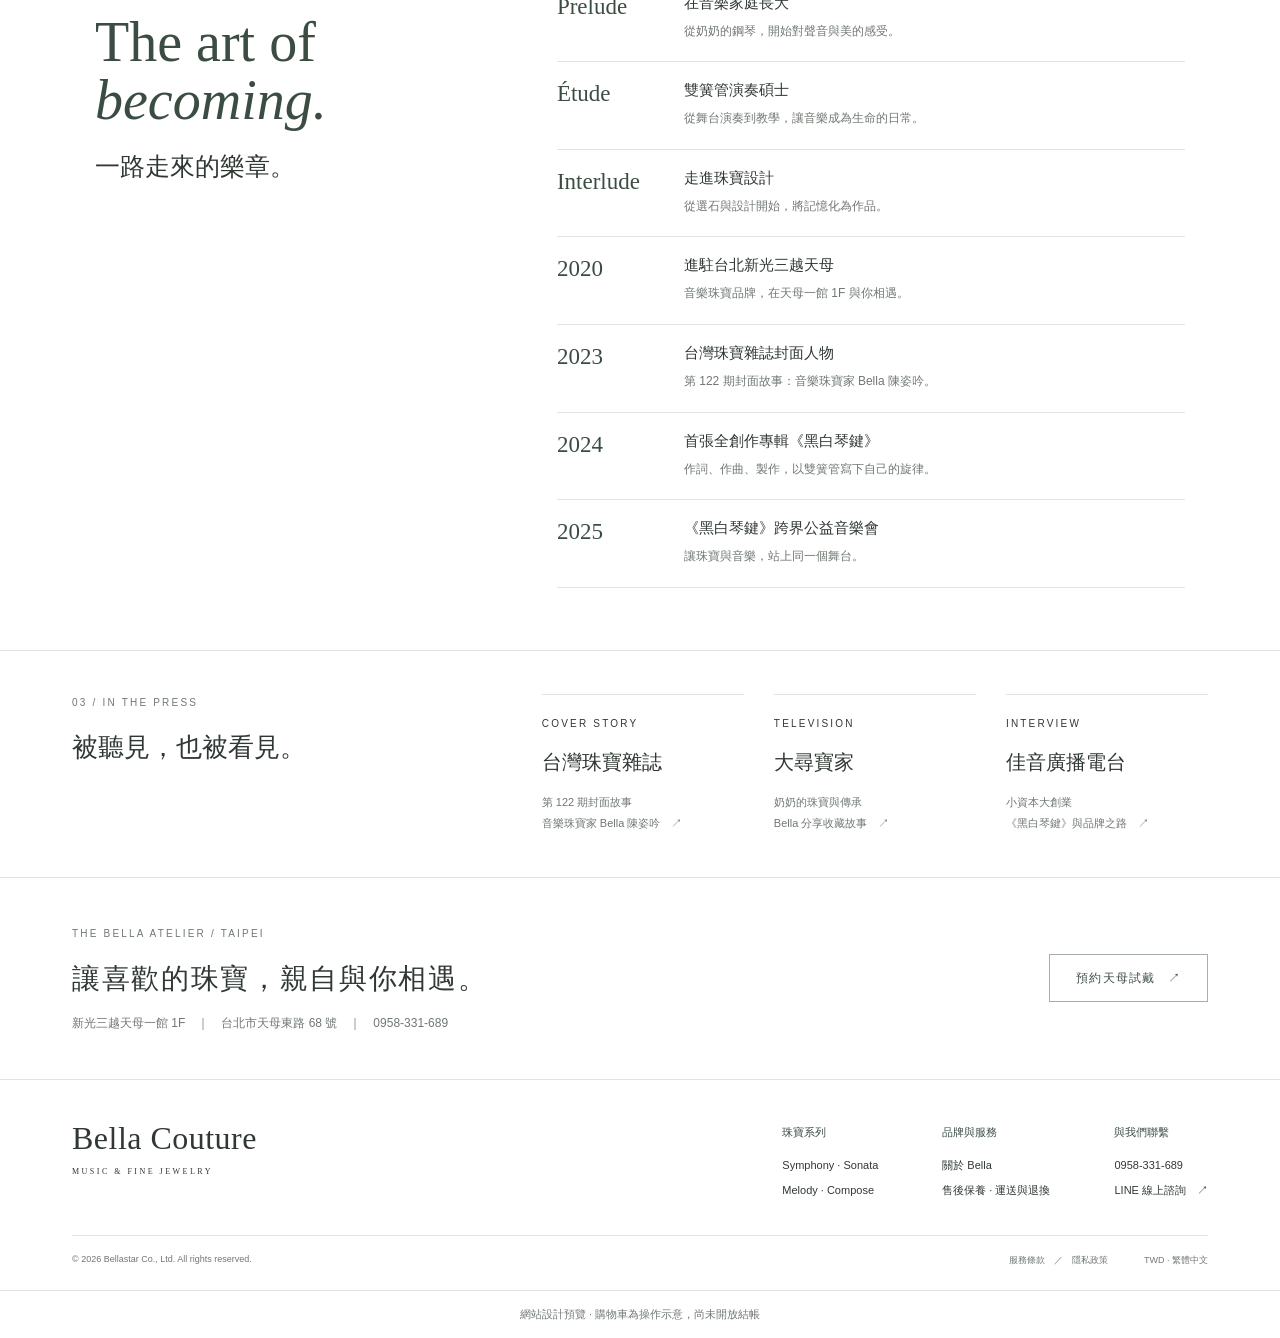
<file: white/story.html>
<!DOCTYPE html><html lang="zh-Hant"><head><meta charset="utf-8"><meta name="viewport" content="width=device-width,initial-scale=1"><title>品牌故事 | Bella Couture</title><link rel="stylesheet" href="style.css"><link rel="stylesheet" href="white.css"><meta name="description" content="Bella Couture 音樂珠寶。探索 Melody 系列、櫻花項鏈與音樂家 Bella 的品牌故事。"><link rel="stylesheet" href="app.css"><script src="app.js" defer=""></script></head><body><a href="#main" class="skip-link">跳到主要內容</a><div class="announcement">來自音樂家的珠寶品牌　／　台北新光三越天母一館 1F</div><header class="masthead"><button type="button" class="mobile-toggle" aria-label="開啟選單" aria-expanded="false" aria-controls="mobile-nav">☰</button><nav><a href="melody.html">選購珠寶</a><a href="index.html#collections">經典系列</a><a href="melody.html#gift">送禮靈感</a></nav><a href="index.html" class="logo">Bella Couture<small>MUSIC &amp; FINE JEWELRY</small></a><div class="rightnav"><a href="story.html">關於 Bella</a><a href="#atelier">預約試戴</a><div class="icons"><button type="button" data-action="search" aria-label="搜尋珠寶"><svg viewBox="0 0 24 24"><circle cx="10.5" cy="10.5" r="6.5"></circle><path d="m16 16 5 5"></path></svg></button><button type="button" data-action="cart" aria-label="開啟購物車"><svg viewBox="0 0 24 24"><path d="M5 7h14l1 14H4Z M9 8V5a3 3 0 0 1 6 0v3"></path></svg><span class="cart-count" aria-live="polite"></span></button></div></div></header><nav id="mobile-nav" class="mobile-nav" aria-label="行動版導覽"><a href="index.html">品牌首頁</a><a href="melody.html">Melody 系列</a><a href="product.html">櫻花項鏈</a><a href="story.html">品牌故事</a><a href="#atelier">預約試戴</a></nav><main id="main"><section class="story-opening"><div><div class="eyebrow muted">OUR STORY / BELLA CHEN TZU YIN</div><h1>A life<br><i>in harmony.</i></h1><h2>一位雙簧管演奏家，<br>為你譜寫的珠寶。</h2><p>在成為珠寶設計師之前，Bella 陳姿吟是一位雙簧管演奏家。她把伴隨半生的音符、琴鍵與提琴，化成可以戴在身上的作品。</p><div class="signature">Bella Chen</div><div class="eyebrow muted" style="margin-top:14px;font-size:11px">MUSICIAN · DESIGNER · FOUNDER</div></div><div class="portrait"><img class="" src="assets/assets-direction-02-white-story-wide.png" alt="Bella Chen 品牌創辦人" decoding="async"><div class="label">MUSIC IS WHERE IT ALL BEGAN.</div></div></section><section class="story-intro"><div><div class="eyebrow muted">01 / PRELUDE</div><h2>從琴鍵的黑白，<br>走進寶石的光。</h2></div><div><p>她在音樂家庭長大，奶奶是鋼琴老師，童年的週末幾乎都在琴鍵前度過。一路讀到雙簧管演奏碩士，她站上舞台，也在音樂班任教，後來更自己寫歌、製作專輯。</p><p>珠寶是生命裡的另一段旋律。從擔任珠寶設計師嬸嬸的助理開始，她學著用眼睛「聽」寶石：火光像高音，色澤像和聲。</p><p>一顆讓她想起童年與母親的粉色珊瑚，被設計成南瓜馬車。承載記憶的作品，成為 Bella Couture 走向珠寶的起點。</p></div></section><section class="story-quote"><img class="" src="assets/assets-10942219.jpg" alt="Bella 與鋼琴" decoding="async"><div class="quote"><div class="en">Jewelry, composed.</div><h2>每一件 Bella 珠寶，<br>都是為一個人<br>譜的曲子。</h2><div class="eyebrow" style="font-size:11px;color:#d8bba7">THE SPIRIT OF BELLA COUTURE</div></div></section><section class="journey"><div><div class="eyebrow muted">02 / MOVEMENTS</div><div class="en">The art of<br><i>becoming.</i></div><h2>一路走來的樂章。</h2></div><div><div class="event"><div class="year">Prelude</div><div><h3>在音樂家庭長大</h3><p>從奶奶的鋼琴，開始對聲音與美的感受。</p></div></div><div class="event"><div class="year">Étude</div><div><h3>雙簧管演奏碩士</h3><p>從舞台演奏到教學，讓音樂成為生命的日常。</p></div></div><div class="event"><div class="year">Interlude</div><div><h3>走進珠寶設計</h3><p>從選石與設計開始，將記憶化為作品。</p></div></div><div class="event"><div class="year">2020</div><div><h3>進駐台北新光三越天母</h3><p>音樂珠寶品牌，在天母一館 1F 與你相遇。</p></div></div><div class="event"><div class="year">2023</div><div><h3>台灣珠寶雜誌封面人物</h3><p>第 122 期封面故事：音樂珠寶家 Bella 陳姿吟。</p></div></div><div class="event"><div class="year">2024</div><div><h3>首張全創作專輯《黑白琴鍵》</h3><p>作詞、作曲、製作，以雙簧管寫下自己的旋律。</p></div></div><div class="event"><div class="year">2025</div><div><h3>《黑白琴鍵》跨界公益音樂會</h3><p>讓珠寶與音樂，站上同一個舞台。</p></div></div></div></section><section class="press"><div><div class="eyebrow muted">03 / IN THE PRESS</div><h2>被聽見，也被看見。</h2></div><div class="press-items"><article><div class="eyebrow">COVER STORY</div><h3>台灣珠寶雜誌</h3><p>第 122 期封面故事<br>音樂珠寶家 Bella 陳姿吟　↗</p></article><article><div class="eyebrow">TELEVISION</div><h3>大尋寶家</h3><p>奶奶的珠寶與傳承<br>Bella 分享收藏故事　↗</p></article><article><div class="eyebrow">INTERVIEW</div><h3>佳音廣播電台</h3><p>小資本大創業<br>《黑白琴鍵》與品牌之路　↗</p></article></div></section><section class="visit" id="atelier"><div><div class="eyebrow">THE BELLA ATELIER / TAIPEI</div><h2>讓喜歡的珠寶，親自與你相遇。</h2><p>新光三越天母一館 1F　｜　台北市天母東路 68 號　｜　0958-331-689</p></div><button type="button" data-action="contact" class="button">預約天母試戴　↗</button></section></main><footer class="footer"><div class="footer-row"><a href="index.html" class="logo">Bella Couture<small>MUSIC &amp; FINE JEWELRY</small></a><div class="columns"><div><strong>珠寶系列</strong>Symphony · Sonata<br>Melody · Compose</div><div><strong>品牌與服務</strong>關於 Bella<br>售後保養 · 運送與退換</div><div><strong>與我們聯繫</strong>0958-331-689<br>LINE 線上諮詢　↗</div></div></div><div class="legal"><span>© 2026 Bellastar Co., Ltd. All rights reserved.</span><span>服務條款　／　隱私政策　　　　TWD · 繁體中文</span></div></footer><div class="preview-note">網站設計預覽 · 購物車為操作示意，尚未開放結帳</div><dialog id="ui-dialog" aria-labelledby="dialog-title"><button class="dialog-close" type="button" aria-label="關閉視窗">×</button><div class="dialog-inner"><h2 id="dialog-title"></h2><div id="dialog-body"></div></div></dialog><div class="toast" role="status" aria-live="polite"></div></body></html>
</file>
<file: v2/style.css>
:root{--paper:#f8f5ef;--ink:#2f2824;--wine:#54212f;--muted:#70665e;--line:#d5c8bc;--pink:#e8dbd5;--gold:#a48b65}*{box-sizing:border-box}body{margin:0;background:var(--paper);color:var(--ink);font-family:'Helvetica Neue','PingFang TC',sans-serif;font-size:16px;font-weight:400;-webkit-font-smoothing:antialiased}h1,h2,h3,p{margin:0}h1,h2,h3{font-weight:400}img{max-width:100%;display:block}a{color:inherit;text-decoration:none}.serif{font-family:Didot,'Songti TC',serif}.cn{font-family:'Songti TC',serif}.italic{font-style:italic}.eyebrow{font-size:12px;letter-spacing:.19em;line-height:1.8}.muted{color:var(--muted)}.announcement{height:32px;background:var(--wine);color:#f9f0e5;display:flex;justify-content:center;align-items:center;font-size:12px;letter-spacing:.12em}.masthead{height:94px;display:grid;grid-template-columns:1fr auto 1fr;align-items:center;padding:0 62px;border-bottom:1px solid var(--line)}.masthead nav{display:flex;gap:27px;font-size:14px;letter-spacing:.04em}.logo{text-align:center;font-size:41px;font-family:Didot;letter-spacing:-.05em}.logo small{font-family:'Helvetica Neue';display:block;font-size:9px;letter-spacing:.29em;margin-top:7px}.rightnav{display:flex;gap:26px;align-items:center;justify-content:flex-end;font-size:14px}.icons{display:flex;gap:21px}.icons svg{width:20px;height:20px;fill:none;stroke:currentColor;stroke-width:1.35}.button{height:54px;background:var(--wine);color:#fffaf3;display:inline-flex;align-items:center;justify-content:center;gap:30px;padding:0 28px;font-size:15px;letter-spacing:.07em;border:1px solid var(--wine)}.button.light{background:var(--paper);color:var(--wine);border-color:var(--paper)}.button.outline{background:transparent;color:var(--wine);border-color:var(--wine)}.textlink{font-size:15px;display:inline-flex;align-items:center;gap:40px;border-bottom:1px solid;padding:11px 0;letter-spacing:.05em}.textlink b{font-size:23px;font-weight:300}.hero{height:810px;position:relative;background:#330b16;overflow:hidden;color:#fff7ed}.hero>img{position:absolute;width:100%;height:100%;object-fit:cover;object-position:center 54%}.hero:after{content:'';position:absolute;inset:0;background:linear-gradient(90deg,#28071122,transparent 60%);pointer-events:none}.hero .content{position:relative;z-index:1;padding:82px 0 0 86px;max-width:660px}.hero .eyebrow{color:#dfc5b4}.hero .display{font-family:Didot;font-size:102px;line-height:1.03;letter-spacing:-.04em;margin-top:31px}.hero h1{font-family:'Songti TC';font-size:35px;letter-spacing:.16em;margin:26px 0}.hero p{font-size:16px;line-height:1.9;color:#efddd3}.hero .textlink{margin-top:28px}.hero-bottom{position:absolute;left:86px;right:70px;bottom:32px;display:flex;justify-content:space-between;align-items:end;z-index:2;color:#5a2633}.hero-bottom .caption{font-size:12px;letter-spacing:.16em}.hero-bottom .product-tag{width:235px;border-top:1px solid #6e404260;padding-top:14px;font-size:14px;line-height:1.8}.hero-bottom .product-tag .serif{font-size:26px}.budget{display:grid;grid-template-columns:.9fr 1.5fr;gap:75px;padding:52px 72px;border-bottom:1px solid var(--line);align-items:center}.budget h2{font-family:'Songti TC';font-size:32px;line-height:1.6}.budget .choices{display:flex;justify-content:space-between;gap:32px}.choice{border-left:1px solid var(--line);padding-left:28px;flex:1}.choice .serif{font-size:33px;color:var(--wine)}.choice p{font-size:14px;margin:8px 0}.choice small{font-size:12px;color:var(--muted)}.section{padding:84px 72px}.section-title{display:flex;justify-content:space-between;align-items:end;margin-bottom:38px}.section-title .english{font-family:Didot;font-size:69px;line-height:1.05;letter-spacing:-.04em;color:var(--wine)}.section-title h2{font-family:'Songti TC';font-size:30px;line-height:1.6;margin-top:13px}.section-title .eyebrow{margin-bottom:13px;color:var(--muted)}.grid{display:grid;grid-template-columns:repeat(4,1fr);gap:22px}.card .photo{position:relative;aspect-ratio:1;overflow:hidden;background:#ede7de}.card img{width:100%;height:100%;object-fit:cover}.card .badge{position:absolute;top:17px;left:18px;font-size:11px;letter-spacing:.08em;color:#633a46}.heart{position:absolute;right:17px;top:13px;font-family:Arial;font-size:26px;color:#6d625a}.card .meta{margin-top:17px;font-size:11px;letter-spacing:.15em;color:#8a7e72}.card h3{font-size:16px;line-height:1.7;margin:7px 0 8px}.card .price{font-family:'Baskerville';font-size:22px}.giftstrip{display:flex;justify-content:space-between;align-items:center;border-bottom:1px solid var(--line);padding:22px 0;margin-top:38px;font-size:14px}.giftstrip span:first-child{color:var(--muted)}.program{background:#e9ded7;padding:75px 72px;display:grid;grid-template-columns:1fr 1.1fr;gap:72px;align-items:center}.program .art{height:650px;position:relative;overflow:hidden}.program .art img{height:100%;width:100%;object-fit:cover;object-position:75% center}.program .art .vertical{position:absolute;left:22px;top:25px;writing-mode:vertical-rl;letter-spacing:.2em;color:#f5e7da;font-size:12px}.program .intro{margin-bottom:34px}.program .intro h2{font-family:'Songti TC';font-size:38px;line-height:1.5;margin:16px 0}.program .intro p{font-size:15px;line-height:1.9;color:var(--muted)}.movement{display:grid;grid-template-columns:35px 1fr 32px;gap:14px;padding:21px 0;border-top:1px solid #c4b5a8;align-items:center}.movement .n{font-family:Didot;font-size:21px;color:#8f6d61}.movement h3{font-family:Didot;font-size:34px;color:var(--wine)}.movement h3 span{font-family:'Songti TC';font-size:17px;margin-left:18px;color:var(--ink)}.movement p{font-size:13px;line-height:1.7;color:var(--muted);margin-top:6px}.founder{position:relative;display:grid;grid-template-columns:1.15fr 1fr;gap:85px;padding:94px 72px 80px;align-items:center}.founder .image{position:relative}.founder .image img{height:510px;width:100%;object-fit:cover;object-position:center}.founder .image small{display:block;font-size:11px;color:var(--muted);margin-top:15px;letter-spacing:.12em}.founder .english{font-family:Didot;font-size:73px;line-height:1;color:var(--wine);margin:21px 0}.founder h2{font-family:'Songti TC';font-size:30px;line-height:1.7;margin:23px 0}.founder p{line-height:2;color:var(--muted);font-size:15px;margin-bottom:24px}.visit{background:var(--wine);color:#f5e8d8;padding:63px 72px;display:flex;align-items:center;justify-content:space-between}.visit .eyebrow{color:#ccae96}.visit h2{font-family:'Songti TC';font-size:35px;line-height:1.5;margin:18px 0}.visit p{font-size:14px;color:#dbc6bd}.visit .button{background:transparent;border:1px solid #c4a98d;color:#f5e8d8}.visit .en{font-family:Didot;font-size:56px;line-height:1.2;margin-bottom:10px}.footer{padding:55px 72px 28px}.footer-row{display:flex;justify-content:space-between}.footer .logo{text-align:left;font-size:40px}.footer .logo small{text-align:left}.footer .columns{display:flex;gap:75px;font-size:13px;line-height:2.3}.footer .columns strong{font-weight:400;color:var(--wine);display:block;margin-bottom:8px}.legal{display:flex;justify-content:space-between;border-top:1px solid var(--line);margin-top:45px;padding-top:21px;font-size:11px;color:var(--muted)}.crumb{font-size:12px;color:var(--muted);padding:24px 72px}.collection-head{display:grid;grid-template-columns:1.18fr 1fr;min-height:475px;margin:0 72px;position:relative}.collection-copy{padding-top:35px;position:relative;z-index:2}.collection-copy h1{font-family:Didot;font-size:154px;line-height:.95;letter-spacing:-.055em;color:var(--wine);margin:24px 0 16px}.collection-copy h2{font-family:'Songti TC';font-size:33px;letter-spacing:.16em}.collection-copy p{font-size:16px;line-height:1.9;color:var(--muted);margin:24px 0;max-width:475px}.collection-image{position:relative;overflow:hidden;height:475px;background:#e9dfd8}.collection-image img{height:100%;width:100%;object-fit:cover;object-position:85% center}.collection-image .small{position:absolute;left:22px;bottom:22px;font-size:12px;color:#fff3e7;letter-spacing:.12em}.series-nav{display:flex;justify-content:space-between;border-top:1px solid var(--line);border-bottom:1px solid var(--line);margin:42px 72px 0;font-size:14px;color:var(--muted)}.series-nav span{padding:19px 14px}.series-nav .active{color:var(--wine);border-bottom:2px solid var(--wine)}.filters{display:flex;gap:24px;padding:33px 72px 28px;align-items:center;font-size:14px}.filters .active{color:var(--wine);border-bottom:1px solid var(--wine);padding-bottom:8px}.filters .count{margin-left:auto;font-size:13px;color:var(--muted)}.catalog{grid-template-columns:repeat(3,1fr);padding:0 72px 80px;gap:44px 26px}.catalog .card h3{font-size:18px}.catalog .photo{aspect-ratio:1.12}.catalog .photo img{object-fit:cover}.catalog .card .price{font-size:23px}.gift-section{border-top:1px solid var(--line);padding:70px 72px;display:grid;grid-template-columns:1fr 1fr;gap:80px}.gift-section .en{font-family:Didot;font-size:67px;color:var(--wine);line-height:1.1}.gift-section h2{font-family:'Songti TC';font-size:29px;margin-top:20px}.gift-section p{font-size:16px;line-height:2;color:var(--muted);margin-bottom:22px}.pdp{padding:6px 72px 60px;display:grid;grid-template-columns:1.15fr 1fr;gap:64px}.gallery .main{height:720px;position:relative;overflow:hidden;background:#eee6dc}.gallery .main img{height:100%;width:100%;object-fit:cover}.gallery .zoom{position:absolute;bottom:25px;right:25px;background:#faf7f0bd;border-radius:50%;padding:9px 14px;font-size:23px}.gallery-foot{display:flex;justify-content:space-between;align-items:center;margin-top:18px}.thumbs{display:flex;gap:12px}.thumbs .thumb{width:74px;height:74px;border:1px solid #c1ac9a;overflow:hidden}.thumb img{width:100%;height:100%;object-fit:cover}.thumb.detail img{transform:scale(2);transform-origin:50% 78%}.gallery-foot small{font-size:11px;color:var(--muted);letter-spacing:.09em}.product-info .small-title{display:flex;justify-content:space-between;align-items:center}.product-info .script{font-family:Didot;font-size:76px;line-height:1.05;letter-spacing:-.04em;color:var(--wine);margin:20px 0 15px}.product-info h1{font-family:'Songti TC';font-size:31px;line-height:1.65}.product-info .subtitle{font-size:17px;margin:8px 0 18px}.product-info .price{font-family:Baskerville;font-size:31px;color:var(--wine)}.product-info .intro{font-size:16px;line-height:1.9;margin:22px 0 23px;color:var(--muted)}.specs{padding:18px 0;border-top:1px solid var(--line);border-bottom:1px solid var(--line);margin-bottom:23px;font-size:14px;line-height:2.1}.specs span{color:var(--muted);display:inline-block;width:80px}.buy-row{display:flex;gap:14px}.quantity{height:54px;width:110px;border:1px solid var(--line);display:flex;align-items:center;justify-content:space-between;padding:0 15px;font-size:16px}.buy-row .button{flex:1}.sub-actions{display:flex;gap:14px;margin-top:13px}.sub-actions .button{width:50%;font-size:13px;gap:10px;border-color:var(--line)}.pdp-services{display:flex;justify-content:space-between;font-size:12px;margin:25px 0;color:var(--muted)}.product-details{display:grid;grid-template-columns:1.15fr 1fr;gap:64px;padding:0 72px 70px}.details-label{font-family:Didot;font-size:27px;font-style:italic;color:var(--wine)}.details-content{padding-left:0}.details-content details{border-top:1px solid var(--line);padding:20px 0}.details-content details:last-child{border-bottom:1px solid var(--line)}summary{list-style:none;font-size:16px;display:flex;justify-content:space-between}.details-content p{font-size:14px;line-height:1.9;color:var(--muted);margin-top:14px}.macro{height:560px;background:#e8ddd5;display:grid;grid-template-columns:1fr 1fr;gap:60px;padding:0 72px}.macro-photo{position:relative;overflow:hidden;height:560px}.macro-photo img{height:950px;max-width:none;width:950px;position:absolute;left:-195px;top:-390px}.macro-copy{display:flex;justify-content:center;flex-direction:column}.macro-copy .en{font-family:Didot;font-size:66px;line-height:1.07;color:var(--wine);margin:20px 0}.macro-copy h2{font-family:'Songti TC';font-size:28px;line-height:1.6;margin-bottom:21px}.macro-copy p{font-size:15px;line-height:2;color:var(--muted)}.related{grid-template-columns:repeat(3,1fr)}.related .photo{aspect-ratio:1.2}.story-opening{position:relative;display:grid;grid-template-columns:1.05fr .95fr;padding:50px 72px 75px;gap:70px;align-items:center}.story-opening h1{font-family:Didot;font-size:116px;line-height:.98;letter-spacing:-.045em;color:var(--wine);margin:35px 0}.story-opening h2{font-family:'Songti TC';font-size:32px;line-height:1.7;margin:25px 0}.story-opening p{font-size:16px;line-height:2;color:var(--muted);max-width:490px}.story-opening .portrait{height:785px;position:relative}.story-opening .portrait img{width:100%;height:100%;object-fit:cover;object-position:center top}.story-opening .portrait .label{position:absolute;bottom:26px;left:28px;font-size:12px;letter-spacing:.15em;color:#fff}.signature{font-family:Didot;font-size:40px;font-style:italic;margin-top:30px;color:var(--wine)}.story-intro{border-top:1px solid var(--line);padding:65px 72px;display:grid;grid-template-columns:.8fr 1.2fr;gap:100px}.story-intro h2{font-family:'Songti TC';font-size:39px;line-height:1.7;margin-top:25px}.story-intro p{font-size:16px;line-height:2.1;color:var(--muted);margin-bottom:18px}.story-quote{display:grid;grid-template-columns:1.2fr 1fr;background:var(--wine);color:var(--paper);margin:0 72px}.story-quote>img{height:470px;width:100%;object-fit:cover;object-position:50% center}.story-quote .quote{padding:55px 45px;display:flex;flex-direction:column;justify-content:center}.story-quote .quote .en{font-family:Didot;font-style:italic;font-size:40px;color:#d8bba7}.story-quote h2{font-family:'Songti TC';font-size:31px;line-height:1.8;margin:25px 0}.journey{padding:80px 72px;display:grid;grid-template-columns:.75fr 1.25fr;gap:90px}.journey .en{font-family:Didot;font-size:72px;line-height:1.05;color:var(--wine);margin:20px 0}.journey h2{font-family:'Songti TC';font-size:30px}.event{display:grid;grid-template-columns:120px 1fr;gap:30px;padding:25px 0;border-bottom:1px solid var(--line)}.event .year{font-family:Didot;font-size:27px;color:var(--wine)}.event h3{font-size:18px;margin-bottom:10px}.event p{font-size:14px;line-height:1.9;color:var(--muted)}.press{padding:55px 72px;background:#ece4db;display:grid;grid-template-columns:.75fr 1.25fr;gap:90px}.press h2{font-family:'Songti TC';font-size:30px;margin:18px 0}.press-items{display:grid;grid-template-columns:repeat(3,1fr);gap:30px}.press-items article{border-top:1px solid #bdad9b;padding-top:20px}.press-items h3{font-family:'Songti TC';font-size:24px;margin:16px 0}.press-items p{font-size:13px;line-height:1.9;color:var(--muted)}
.hero-bottom{display:none}
.program .art img{object-position:center}.program .art .vertical{color:#684d43}
</file>
<file: v2/fullbleed.css>
.collection-head{display:block;position:relative;margin:0;height:420px;min-height:420px;overflow:hidden}
.collection-image{position:absolute;inset:0;width:100%;height:420px;background:#fff}
.collection-image img{width:100%;height:100%;object-fit:cover;object-position:center 50%}
.collection-copy{position:relative;z-index:2;padding:36px 0 25px 82px;width:580px}
.collection-copy h1{font-size:108px;margin:12px 0 20px}
.collection-copy h2{font-size:25px}.collection-copy p{margin-top:17px;color:var(--muted)}
.collection-image .small{left:auto;right:48px;bottom:18px;font-size:8px;color:var(--muted)}
.story-opening{display:block;position:relative;padding:0;margin:0;height:690px;overflow:hidden}
.story-opening .portrait{position:absolute;inset:0;width:100%;height:690px}
.story-opening .portrait img{width:100%;height:100%;object-fit:cover;object-position:center;filter:none}
.story-opening .portrait:after{content:'';position:absolute;inset:0;background:linear-gradient(90deg,rgba(248,245,239,.96) 0%,rgba(248,245,239,.92) 28%,rgba(248,245,239,.66) 45%,rgba(248,245,239,.08) 66%,transparent 76%)}
.story-opening>div:first-child{position:relative;z-index:2;max-width:660px;padding:49px 0 35px 82px}
.story-opening h1{font-size:84px;line-height:1.04;margin:23px 0}
.story-opening h2{font-size:26px;line-height:1.65;margin:20px 0}
.story-opening p{font-size:13px;max-width:375px;color:var(--muted)}
.story-opening .signature{font-size:32px;margin-top:25px}
.story-opening .portrait .label{z-index:1;left:auto;right:48px;bottom:24px;font-size:8px}

.collection-copy h1{line-height:1;letter-spacing:-.05em}.collection-copy .eyebrow{font-size:10px}.collection-copy p{font-size:13px;line-height:2;max-width:370px;margin-bottom:0}.story-opening>div:first-child>.eyebrow:first-child{font-size:10px}.story-opening p{line-height:2.1}
</file>
<file: v2/app.css>
button,input,select{font:inherit;color:inherit}button{cursor:pointer}button:not(.button){background:none;border:0}a,button,input,select,summary{-webkit-tap-highlight-color:transparent}a:focus-visible,button:focus-visible,input:focus-visible,select:focus-visible,summary:focus-visible{outline:2px solid var(--wine);outline-offset:5px}html{scroll-behavior:smooth}button.button{color:#fff}.button.outline{color:var(--wine)}.skip-link{position:fixed;top:-60px;left:20px;z-index:100;background:#fff;padding:12px}.skip-link:focus{top:10px}.masthead{position:relative;z-index:10;background:var(--paper)}.masthead a:hover,.footer a:hover{opacity:.65}.logo{color:var(--ink)}.icons button{position:relative;padding:6px;display:flex}.cart-count{font-size:9px;position:absolute;right:0;top:0}.mobile-toggle{display:none!important}.mobile-nav{display:none;padding:20px 24px;border-bottom:1px solid var(--line)}.mobile-nav.is-open{display:grid;gap:22px}.card .photo>a{display:block;height:100%}.card .photo img{transition:transform .6s}.card .photo>a:hover img{transform:scale(1.035)}.heart{z-index:2;line-height:1;padding:4px!important}.heart[aria-pressed=true]{color:#914a60}.card[hidden]{display:none}.movement{color:inherit}.filters button{padding:7px 0;font-size:12px}.filters select{max-width:180px;border:0;border-bottom:1px solid var(--line);padding:8px;background:white;font-size:12px}.filters .count{white-space:nowrap}.filters .filter-select{margin-left:auto;display:flex;align-items:center;gap:12px}.quantity{flex-shrink:0}.quantity button{padding:8px}.quantity output{font-size:13px}.thumbs .thumb{padding:0;border:1px solid var(--line)}.thumb[aria-pressed=true]{border-color:var(--wine)}.gallery .main img.is-detail{transform:scale(1.9);transform-origin:50% 77%}.gallery .zoom{border:0}.small-title button{font-size:26px}.details-content summary{cursor:pointer}.details-content details[open] summary span{font-size:0}.details-content details[open] summary span:after{content:'−';font-size:16px}.details-content details:not([open]) summary span{font-size:0}.details-content details:not([open]) summary span:after{content:'＋';font-size:16px}.preview-note{font-size:11px;color:var(--muted);padding:16px 24px;text-align:center;border-top:1px solid var(--line)}
dialog{border:1px solid var(--line);padding:0;max-width:680px;width:calc(100% - 32px);max-height:88vh;overflow:auto;color:var(--ink);background:white}dialog::backdrop{background:#17201bc0;backdrop-filter:blur(3px)}.dialog-inner{padding:38px}.dialog-close{position:absolute;right:10px;top:8px;font-size:26px;z-index:2;padding:8px}dialog h2{font-family:Didot,'Songti TC',serif;font-size:32px;margin-bottom:24px}dialog p{font-size:14px;line-height:1.9;margin:16px 0}dialog .button{margin-top:12px}.dialog-product{width:100%;max-height:320px;object-fit:contain;background:#f7f7f5}.search-input{width:100%;padding:14px;border:1px solid var(--line)}.search-results{display:grid;gap:8px;margin-top:20px}.search-result{display:flex;align-items:center;gap:16px;text-align:left;padding:8px!important;border-bottom:1px solid var(--line)!important;font-size:14px}.search-result img{width:64px;height:64px;object-fit:cover}.cart-row{display:grid;grid-template-columns:70px 1fr auto;gap:16px;align-items:center;border-bottom:1px solid var(--line);padding:16px 0;font-size:13px}.cart-row img{width:70px;height:70px;object-fit:cover}.cart-row p{font-size:12px;margin:4px 0}.cart-row button{text-decoration:underline}.cart-total{display:flex;justify-content:space-between;margin-top:24px;font-size:18px}.toast{position:fixed;bottom:26px;left:50%;transform:translate(-50%,20px);padding:13px 24px;background:#54212f;color:white;z-index:80;font-size:13px;opacity:0;pointer-events:none;transition:.2s;max-width:90%;text-align:center}.toast.visible{opacity:1;transform:translate(-50%,0)}.empty-results{padding:30px 72px;color:var(--muted)}
@media(min-width:1600px){main{max-width:1800px;margin:auto}.masthead,.footer{padding-left:max(72px,calc((100vw - 1656px)/2));padding-right:max(72px,calc((100vw - 1656px)/2))}}
@media(max-width:1100px){.masthead{padding:0 28px}.masthead nav,.rightnav{gap:16px;font-size:11px}.logo{font-size:30px}.icons{gap:8px}.section,.catalog,.gift-section,.program,.founder,.story-intro,.journey,.press{padding-left:32px;padding-right:32px}.hero{margin:0 20px;height:600px}.hero .content{padding:75px 0 0 40px}.hero .display{font-size:65px}.section-title .textlink{position:static;margin-top:20px}.pdp,.product-details{padding-left:32px;padding-right:32px;gap:30px}.gallery .main{height:560px}.story-opening>div:first-child{padding-left:40px}.collection-copy{padding-left:40px}.footer .columns{gap:26px}.founder{gap:45px}.program{gap:40px}.press{gap:35px}.series-nav{margin-left:32px;margin-right:32px}.filters{padding-left:32px;padding-right:32px;gap:18px}.filters .filter-select{gap:8px}.filters select{max-width:140px}.gallery-foot small{font-size:8px}.macro{padding:0 32px;gap:30px}.macro-photo img{left:-210px}.story-quote{margin:0 32px}}
@media(max-width:760px){.announcement{font-size:9px;letter-spacing:.04em;height:28px}.masthead{height:80px;padding:0 18px;grid-template-columns:1fr auto 1fr}.masthead nav,.rightnav> a{display:none}.mobile-toggle{display:flex!important;font-size:22px;padding:8px!important;justify-self:start}.logo{font-size:27px;white-space:nowrap}.logo small{font-size:6px;letter-spacing:.22em;margin-top:6px}.rightnav{gap:0}.icons{gap:3px}.icons svg{width:17px;height:17px}.hero{margin:0;height:680px;display:flex;align-items:flex-end;background:#f5f7f2}.hero>img{height:355px;top:0;object-position:80% center}.hero .content{padding:26px 24px 35px;max-width:none;width:100%;background:linear-gradient(0deg,#fff 88%,#ffffff00);z-index:2}.hero .display{font-size:49px;margin-top:12px;line-height:1.04}.hero .display br{display:none}.hero h1{font-size:23px;margin:17px 0 13px}.hero p{font-size:13px}.hero .textlink{margin-top:10px}.eyebrow{font-size:9px}.section{padding:48px 20px}.section-title{margin-bottom:27px}.section-title .english{font-size:37px}.section-title h2{font-size:21px;letter-spacing:.06em}.section-title .textlink{font-size:12px;margin-top:14px}.grid{grid-template-columns:repeat(2,minmax(0,1fr));gap:28px 14px}.card h3,.catalog .card h3{font-size:12px;margin-top:6px;line-height:1.7}.card .meta,.catalog .card .meta{font-size:8px;letter-spacing:.08em;margin-top:12px}.card .price,.catalog .card .price{font-size:17px}.card .badge{font-size:8px;left:9px;top:12px}.heart{right:7px;top:7px;font-size:21px}.giftstrip{font-size:11px;gap:14px;align-items:start;line-height:1.9}.program,.founder,.gift-section,.story-intro,.journey,.press{grid-template-columns:1fr;padding:40px 24px;gap:32px}.program .art{height:390px}.program .intro h2{font-size:28px}.movement h3{font-size:27px}.movement h3 span{font-size:13px}.founder .image img{height:320px}.founder .english{font-size:45px}.founder h2{font-size:23px}.visit{padding:36px 24px;display:block}.visit h2{font-size:23px;line-height:1.6}.visit p{font-size:11px;line-height:1.9}.visit .button{margin-top:22px}.footer{padding:36px 24px 20px}.footer-row{display:block}.footer .columns{margin-top:28px;display:grid;grid-template-columns:1fr 1fr;gap:24px 15px;font-size:11px}.footer .logo{font-size:29px}.legal{display:block;font-size:9px;line-height:2.2}.legal span{display:block}.crumb{padding:18px 20px;font-size:9px}.collection-head{height:510px;min-height:510px;display:flex;align-items:flex-end}.collection-image{height:280px}.collection-image img{object-fit:cover;object-position:85% center}.collection-image .small{display:none}.collection-copy{padding:20px 24px 27px;width:100%;background:#fff}.collection-copy h1{font-size:72px;margin:8px 0 12px}.collection-copy h2{font-size:22px}.collection-copy p{font-size:12px;line-height:1.9;margin:12px 0 0}.series-nav{margin:0 20px;overflow:auto;justify-content:start;gap:20px;white-space:nowrap;font-size:11px}.series-nav a{padding:16px 0}.filters{padding:24px 20px;gap:20px;flex-wrap:wrap}.filters .filter-select{width:100%;margin:0;justify-content:space-between;flex-wrap:wrap}.filters select{font-size:11px;padding:8px 0}.filters .count{margin-left:0;font-size:10px}.catalog{padding:0 20px 42px;gap:28px 14px}.catalog .photo{aspect-ratio:1}.gift-section .en{font-size:44px}.gift-section h2{font-size:23px}.gift-section>div[style]{padding-top:0!important}.gift-section p{font-size:13px}.pdp{grid-template-columns:1fr;padding:0 20px 28px;gap:34px}.gallery .main{height:auto;aspect-ratio:1}.gallery-foot small{font-size:8px}.product-info .script{font-size:63px}.product-info h1{font-size:23px}.product-info .intro{font-size:13px}.specs{font-size:11px}.specs span{width:65px}.buy-row{gap:12px}.quantity{width:100px}.sub-actions{gap:10px}.sub-actions .button{font-size:10px;padding:0 7px}.pdp-services{font-size:9px;gap:10px}.product-details{grid-template-columns:1fr;padding:0 24px 36px;gap:20px}.macro{height:auto;padding:0 24px 38px;grid-template-columns:1fr;gap:24px}.macro-photo{height:300px}.macro-photo img{width:650px;height:650px;left:calc(50% - 325px);top:-290px}.macro-copy .en{font-size:45px}.macro-copy h2{font-size:23px}.macro-copy p{font-size:12px}.related{grid-template-columns:repeat(2,minmax(0,1fr))}.story-opening{height:auto;display:flex;flex-direction:column}.story-opening .portrait{position:relative;order:0;height:350px;width:100%}.story-opening .portrait img{object-position:84% center}.story-opening .portrait:after{display:none}.story-opening .portrait .label{right:18px;font-size:7px;bottom:18px}.story-opening>div:first-child{order:1;max-width:none;padding:34px 24px 38px}.story-opening h1{font-size:64px;margin:18px 0}.story-opening h2{font-size:24px}.story-opening p{max-width:none}.story-opening .signature{font-size:30px}.story-intro h2{font-size:27px;margin-top:15px}.story-intro p{font-size:13px}.story-quote{margin:0 20px;grid-template-columns:1fr}.story-quote>img{height:260px}.story-quote .quote{padding:30px}.story-quote h2{font-size:25px}.journey .en{font-size:47px}.event{grid-template-columns:90px 1fr;gap:14px;padding:18px 0}.event .year{font-size:21px}.event h3{font-size:14px}.event p{font-size:12px}.press-items{gap:14px}.press-items h3{font-size:16px}.press-items .eyebrow{font-size:8px;letter-spacing:.06em}.press-items p{font-size:10px}.dialog-inner{padding:32px 22px}dialog h2{font-size:27px}.dialog-product{max-height:260px}.empty-results{padding:24px}.button{font-size:12px}.mobile-nav a{font-size:14px}.series-nav .active{border-bottom:1px solid var(--wine)}}
@media(prefers-reduced-motion:reduce){html{scroll-behavior:auto}*,*:before,*:after{transition:none!important}}
.sr-only{position:absolute;width:1px;height:1px;padding:0;margin:-1px;overflow:hidden;clip:rect(0,0,0,0);white-space:nowrap;border:0}.series-nav a{padding:16px 12px}.movement{width:100%;text-align:left}.card-title{display:block}.card-title h3{margin:7px 0 8px}.giftstrip button{text-align:right;font-size:inherit;padding:0}.visit .button{color:var(--wine)}[hidden]{display:none!important}
@media(max-width:760px){.series-nav a{padding:16px 0}}
body:has(dialog[open]){overflow:hidden}
@media(max-width:760px){.story-opening{gap:0}}

/* V2 keeps the approved cream and burgundy direction. */
.masthead{background:var(--paper)}.mobile-nav{background:var(--paper)}
.visit .button{color:#f5e8d8;border-color:#c4a98d}.button.outline{color:var(--wine)}
.filters select{background:var(--paper)}.toast{background:var(--wine)}
@media(max-width:760px){
 .hero{height:680px;background:var(--paper);color:var(--wine)}
 .hero:after{display:none}.hero>img{object-position:82% center}
 .hero .content{background:linear-gradient(0deg,#f8f5ef 88%,#f8f5ef00)}
 .hero .eyebrow,.hero p{color:var(--muted)}
 .collection-copy{background:var(--paper)}
 .program .art{height:390px}.program .art .vertical{color:var(--muted)}
 .macro-photo img{width:650px;height:650px;left:calc(50% - 325px);top:-290px}
 .story-quote{background:var(--wine);color:var(--paper)}
}
@media(max-width:760px){
 .hero{height:auto;padding-top:355px;display:block}.hero .display br{display:block}
 .section-title{display:block}.section-title .textlink{display:inline-flex;margin-top:20px}
 .thumbs .thumb{width:60px;height:60px}.gallery-foot{gap:12px}.gallery-foot small{font-size:8px;text-align:right}
}
</file>
<file: white/style.css>
@import url('base.css');
:root{--paper:#f7f8f4;--ink:#2b3e36;--wine:#314c43;--muted:#6b786f;--line:#d2d9d1;--pink:#e4eae3;--gold:#929e94}
body{font-weight:300;background:var(--paper)}
.announcement{background:#edf0ea;color:#667568;height:27px;font-size:10px;letter-spacing:.16em}
.masthead{height:108px;border-color:#d8ded6;padding:0 64px}.logo{font-size:36px;letter-spacing:.015em}.logo small{font-size:8px;margin-top:10px;letter-spacing:.31em}.masthead nav,.rightnav{font-size:12px;letter-spacing:.08em}.icons svg{stroke-width:1.1;width:18px;height:18px}
.eyebrow{font-size:10px;letter-spacing:.22em}.button{height:48px;font-size:13px;letter-spacing:.09em;padding:0 26px}.textlink{font-size:13px;gap:30px;padding-bottom:9px}.textlink b{font-size:20px}
.hero{height:690px;margin:0 32px;color:var(--wine);background:#e7ede4}.hero>img{object-position:center 48%}.hero:after{display:none}.hero .content{padding:105px 0 0 67px;max-width:640px}.hero .eyebrow{color:#627267}.hero .display{font-size:79px;line-height:1.08;font-weight:400;letter-spacing:-.03em;margin-top:26px}.hero h1{font-size:27px;margin:26px 0 18px;letter-spacing:.13em}.hero p{font-size:14px;line-height:2;color:#657468}.hero .textlink{margin-top:23px}
.budget{padding:39px 72px;gap:60px;border-bottom:1px solid var(--line)}.budget h2{font-size:26px;letter-spacing:.06em;margin-top:7px}.choice .serif{font-size:28px}.choice p{font-size:12px}.choice small{font-size:10px}.choice{padding-left:30px}
.section{padding:65px 72px}.section-title{text-align:center;position:relative;display:block;margin-bottom:35px}.section-title .english{font-size:57px;font-weight:400;line-height:1.1;letter-spacing:-.015em}.section-title h2{font-size:24px;letter-spacing:.13em;margin-top:15px}.section-title .textlink{position:absolute;right:0;bottom:2px;font-size:11px}.section-title .eyebrow{font-size:10px;margin-bottom:15px}.grid{gap:24px}.card .photo{background:#eeefea}.card .photo img{opacity:.98}.card h3{font-size:14px;line-height:1.7}.card .meta{font-size:9px;color:#8c948a;letter-spacing:.17em}.card .price{font-size:19px;color:#4d6256}.card .badge{font-size:9px;color:#536c5b}.heart{font-size:22px;color:#7b8c7d;top:14px}.giftstrip{font-size:12px;margin-top:30px;padding:20px 0}
.program{padding:58px 72px;background:#e5ebe3;grid-template-columns:1.03fr 1fr;gap:85px}.program .art{height:560px}.program .art img{object-position:center 52%}.program .art .vertical{font-size:9px;color:#7a897b;left:20px;top:22px}.program .intro{margin-bottom:24px}.program .intro h2{font-size:31px;line-height:1.5;letter-spacing:.08em;margin:13px 0}.program .intro h2 br{display:none}.program .intro p{font-size:13px}.movement{padding:16px 0;border-color:#c9d3c7;grid-template-columns:26px 1fr 24px}.movement .n{font-size:17px;color:#8b9b8e}.movement h3{font-size:29px}.movement h3 span{font-size:14px;margin-left:17px}.movement p{font-size:11px;margin-top:5px;line-height:1.7}
.founder{padding:75px 105px 65px;grid-template-columns:.9fr 1fr;gap:90px}.founder .image img{height:425px;object-position:center}.founder .image small{font-size:9px}.founder .english{font-size:55px;line-height:1.05}.founder h2{font-size:24px;line-height:1.7;letter-spacing:.08em;margin:20px 0}.founder p{font-size:13px;line-height:2}.visit{background:#314c43;padding:47px 72px;color:#eff4ea}.visit .eyebrow{color:#b9c9b9}.visit h2{font-size:28px;margin:15px 0;letter-spacing:.06em}.visit p{font-size:12px;color:#c4d1c4}.visit .button{border-color:#9cad9a;font-size:12px;color:#eff4ea}
.footer{padding:40px 72px 23px}.footer .logo{font-size:32px}.footer .columns{font-size:11px;gap:64px}.legal{font-size:9px;margin-top:32px;padding-top:18px}
.crumb{padding:21px 72px;font-size:10px;letter-spacing:.06em}.collection-head{min-height:420px;margin:0 72px;grid-template-columns:.9fr 1.1fr;align-items:center;gap:56px}.collection-copy{padding:0 0 25px}.collection-copy h1{font-size:119px;font-weight:400;letter-spacing:-.05em;line-height:1;margin:18px 0 23px}.collection-copy h2{font-size:25px;letter-spacing:.13em}.collection-copy p{font-size:13px;line-height:2;margin:18px 0 0;max-width:370px}.collection-image{height:420px}.collection-image img{object-position:85% center}.collection-image .small{font-size:9px;color:#54705c;bottom:18px;left:20px;letter-spacing:.15em}.series-nav{margin-top:30px;font-size:12px}.series-nav span{padding:16px 12px}.series-nav .active{border-bottom-width:1px}.filters{padding:25px 72px;font-size:12px;gap:24px}.filters .count{font-size:11px}.catalog{padding:0 72px 60px;gap:32px 24px}.catalog .photo{aspect-ratio:1.27}.catalog .card h3{font-size:14px}.catalog .card .price{font-size:20px}.catalog .card .meta{font-size:9px}.gift-section{padding:52px 72px;gap:80px;border-color:var(--line)}.gift-section .en{font-size:55px}.gift-section h2{font-size:24px}.gift-section p{font-size:13px;line-height:2}
.pdp{padding:6px 72px 45px;gap:73px;grid-template-columns:1.13fr 1fr}.gallery .main{height:625px}.gallery .main img{object-fit:cover}.gallery .zoom{background:#f7f8f4c9;font-size:18px;padding:9px 13px}.thumbs .thumb{width:60px;height:60px;border-color:#b7c4b6}.gallery-foot small{font-size:9px;color:#829080}.product-info .eyebrow{font-size:10px}.product-info .script{font-size:70px;line-height:1;letter-spacing:-.035em;margin:19px 0 21px}.product-info h1{font-size:25px;line-height:1.6}.product-info .subtitle{font-size:14px;margin:8px 0 20px}.product-info .price{font-size:27px}.product-info .intro{font-size:13px;line-height:2;margin:21px 0}.specs{font-size:12px;line-height:2.2;padding:14px 0;margin-bottom:19px}.quantity{height:48px;font-size:13px}.sub-actions .button{font-size:11px;height:44px}.pdp-services{font-size:10px;margin-top:20px}.product-details{padding-bottom:48px;gap:73px;grid-template-columns:1.13fr 1fr}.details-label{font-size:23px}.details-content details{padding:16px 0}summary{font-size:13px}.details-content p{font-size:12px}.macro{height:440px;background:#e8eee5;grid-template-columns:1fr 1fr;gap:60px}.macro-photo{height:440px}.macro-photo img{height:820px;width:820px;left:-137px;top:-350px}.macro-copy .en{font-size:55px;margin:15px 0}.macro-copy h2{font-size:24px;margin-bottom:16px}.macro-copy p{font-size:13px}.related .photo{aspect-ratio:1.4}
.story-opening{padding:48px 95px 65px;gap:80px;grid-template-columns:1.03fr .97fr}.story-opening .portrait{height:690px}.story-opening .portrait img{object-position:50% 4%;filter:contrast(.92)}.story-opening h1{font-size:94px;line-height:1.04;letter-spacing:-.03em;margin:29px 0}.story-opening h2{font-size:27px;line-height:1.7;letter-spacing:.08em}.story-opening p{font-size:13px;line-height:2.1;max-width:400px}.signature{font-size:34px}.story-opening .portrait .label{font-size:9px}.story-intro{padding:54px 95px;grid-template-columns:.82fr 1.18fr;gap:85px}.story-intro h2{font-size:31px;line-height:1.8}.story-intro p{font-size:13px;line-height:2.15}.story-quote{margin:0 72px;background:#dfe8dd;color:#3b5748;grid-template-columns:1.05fr 1fr}.story-quote>img{height:355px;filter:contrast(.88)}.story-quote .quote{padding:35px 42px}.story-quote .quote .en{color:#526f5c;font-size:32px}.story-quote h2{font-size:26px;margin:21px 0}.story-quote .eyebrow{color:#69816b!important}.journey{padding:62px 95px;gap:85px}.journey .en{font-size:56px}.journey h2{font-size:25px}.event{padding:19px 0;grid-template-columns:105px 1fr;gap:22px}.event .year{font-size:23px}.event h3{font-size:15px;margin-bottom:8px}.event p{font-size:12px;line-height:1.8}.press{padding:43px 72px;background:#e9eee6;gap:70px}.press h2{font-size:26px}.press-items article{border-color:#bdcbb9}.press-items h3{font-size:20px}.press-items p{font-size:11px}
body{font-weight:400}.hero p{color:#526559;font-size:15px}.hero .eyebrow{color:#526559}.announcement{color:#627361}.masthead nav,.rightnav{color:#4f6356}.card .meta{color:#6d7d6c}
</file>
<file: white/white.css>
:root{--paper:#fff;--ink:#303833;--wine:#3b4d43;--muted:#707871;--line:#e0e4df;--pink:#f7f8f6;--gold:#989e97}
body,.masthead,.section,.footer,.program,.gift-section,.story-intro,.story-quote,.journey,.press,.macro,.visit{background:#fff}
.announcement{background:#fff;color:#707871;border-bottom:1px solid #eceeeb}
.masthead{border-color:var(--line)}.masthead nav,.rightnav{color:#48534b}
.program{border-top:1px solid var(--line);border-bottom:1px solid var(--line)}
.movement{border-color:var(--line)}.card .photo{background:#f6f6f4}.card .photo img{opacity:1}
.visit{color:var(--ink);border-top:1px solid var(--line);border-bottom:1px solid var(--line)}
.visit p,.visit .eyebrow{color:var(--muted)}.visit .button{color:var(--wine);border-color:#a6afa7;background:transparent}
.story-quote{color:var(--ink);border:1px solid var(--line)}.story-quote .quote .en{color:var(--wine)}
.press{border-top:1px solid var(--line)}.press-items article{border-color:var(--line)}
.macro{border-top:1px solid var(--line);border-bottom:1px solid var(--line)}
.collection-head{display:block;position:relative;margin:0;height:420px;min-height:420px;overflow:hidden}
.collection-image{position:absolute;inset:0;width:100%;height:420px;background:#fff}
.collection-image img{width:100%;height:100%;object-fit:cover;object-position:center 50%}
.collection-copy{position:relative;z-index:2;padding:36px 0 25px 82px;width:580px}
.collection-copy h1{font-size:108px;margin:12px 0 20px}
.collection-copy h2{font-size:25px}.collection-copy p{margin-top:17px;color:#626c64}
.collection-image .small{left:auto;right:48px;bottom:18px;font-size:8px;color:#707871}
.story-opening{display:block;position:relative;padding:0;margin:0;height:690px;overflow:hidden}
.story-opening .portrait{position:absolute;inset:0;width:100%;height:690px}
.story-opening .portrait img{width:100%;height:100%;object-fit:cover;object-position:center;filter:none}
.story-opening .portrait:after{content:'';position:absolute;inset:0;background:linear-gradient(90deg,rgba(255,255,255,.96) 0%,rgba(255,255,255,.92) 28%,rgba(255,255,255,.66) 45%,rgba(255,255,255,.08) 66%,transparent 76%)}
.story-opening>div:first-child{position:relative;z-index:2;max-width:660px;padding:49px 0 35px 82px}
.story-opening h1{font-size:84px;line-height:1.04;margin:23px 0}
.story-opening h2{font-size:26px;line-height:1.65;margin:20px 0}
.story-opening p{font-size:13px;max-width:375px;color:#626c64}
.story-opening .signature{font-size:32px;margin-top:25px}
.story-opening .portrait .label{z-index:1;left:auto;right:48px;bottom:24px;font-size:8px}
</file>
<file: white/app.css>
button,input,select{font:inherit;color:inherit}button{cursor:pointer}button:not(.button){background:none;border:0}a,button,input,select,summary{-webkit-tap-highlight-color:transparent}a:focus-visible,button:focus-visible,input:focus-visible,select:focus-visible,summary:focus-visible{outline:2px solid #3b4d43;outline-offset:5px}html{scroll-behavior:smooth}button.button{color:#fff}.button.outline{color:var(--wine)}.skip-link{position:fixed;top:-60px;left:20px;z-index:100;background:#fff;padding:12px}.skip-link:focus{top:10px}.masthead{position:relative;z-index:10;background:#fff}.masthead a:hover,.footer a:hover{opacity:.65}.logo{color:var(--ink)}.icons button{position:relative;padding:6px;display:flex}.cart-count{font-size:9px;position:absolute;right:0;top:0}.mobile-toggle{display:none!important}.mobile-nav{display:none;padding:20px 24px;border-bottom:1px solid var(--line)}.mobile-nav.is-open{display:grid;gap:22px}.card .photo>a{display:block;height:100%}.card .photo img{transition:transform .6s}.card .photo>a:hover img{transform:scale(1.035)}.heart{z-index:2;line-height:1;padding:4px!important}.heart[aria-pressed=true]{color:#914a60}.card[hidden]{display:none}.movement{color:inherit}.filters button{padding:7px 0;font-size:12px}.filters select{max-width:180px;border:0;border-bottom:1px solid var(--line);padding:8px;background:white;font-size:12px}.filters .count{white-space:nowrap}.filters .filter-select{margin-left:auto;display:flex;align-items:center;gap:12px}.quantity{flex-shrink:0}.quantity button{padding:8px}.quantity output{font-size:13px}.thumbs .thumb{padding:0;border:1px solid var(--line)}.thumb[aria-pressed=true]{border-color:var(--wine)}.gallery .main img.is-detail{transform:scale(1.9);transform-origin:50% 77%}.gallery .zoom{border:0}.small-title button{font-size:26px}.details-content summary{cursor:pointer}.details-content details[open] summary span{font-size:0}.details-content details[open] summary span:after{content:'−';font-size:16px}.details-content details:not([open]) summary span{font-size:0}.details-content details:not([open]) summary span:after{content:'＋';font-size:16px}.preview-note{font-size:11px;color:var(--muted);padding:16px 24px;text-align:center;border-top:1px solid var(--line)}
dialog{border:1px solid var(--line);padding:0;max-width:680px;width:calc(100% - 32px);max-height:88vh;overflow:auto;color:var(--ink);background:white}dialog::backdrop{background:#17201bc0;backdrop-filter:blur(3px)}.dialog-inner{padding:38px}.dialog-close{position:absolute;right:10px;top:8px;font-size:26px;z-index:2;padding:8px}dialog h2{font-family:Didot,'Songti TC',serif;font-size:32px;margin-bottom:24px}dialog p{font-size:14px;line-height:1.9;margin:16px 0}dialog .button{margin-top:12px}.dialog-product{width:100%;max-height:320px;object-fit:contain;background:#f7f7f5}.search-input{width:100%;padding:14px;border:1px solid var(--line)}.search-results{display:grid;gap:8px;margin-top:20px}.search-result{display:flex;align-items:center;gap:16px;text-align:left;padding:8px!important;border-bottom:1px solid var(--line)!important;font-size:14px}.search-result img{width:64px;height:64px;object-fit:cover}.cart-row{display:grid;grid-template-columns:70px 1fr auto;gap:16px;align-items:center;border-bottom:1px solid var(--line);padding:16px 0;font-size:13px}.cart-row img{width:70px;height:70px;object-fit:cover}.cart-row p{font-size:12px;margin:4px 0}.cart-row button{text-decoration:underline}.cart-total{display:flex;justify-content:space-between;margin-top:24px;font-size:18px}.toast{position:fixed;bottom:26px;left:50%;transform:translate(-50%,20px);padding:13px 24px;background:#303e35;color:white;z-index:80;font-size:13px;opacity:0;pointer-events:none;transition:.2s;max-width:90%;text-align:center}.toast.visible{opacity:1;transform:translate(-50%,0)}.empty-results{padding:30px 72px;color:var(--muted)}
@media(min-width:1600px){main{max-width:1800px;margin:auto}.masthead,.footer{padding-left:max(72px,calc((100vw - 1656px)/2));padding-right:max(72px,calc((100vw - 1656px)/2))}}
@media(max-width:1100px){.masthead{padding:0 28px}.masthead nav,.rightnav{gap:16px;font-size:11px}.logo{font-size:30px}.icons{gap:8px}.section,.catalog,.gift-section,.program,.founder,.story-intro,.journey,.press{padding-left:32px;padding-right:32px}.hero{margin:0 20px;height:600px}.hero .content{padding:75px 0 0 40px}.hero .display{font-size:65px}.section-title .textlink{position:static;margin-top:20px}.pdp,.product-details{padding-left:32px;padding-right:32px;gap:30px}.gallery .main{height:560px}.story-opening>div:first-child{padding-left:40px}.collection-copy{padding-left:40px}.footer .columns{gap:26px}.founder{gap:45px}.program{gap:40px}.press{gap:35px}.series-nav{margin-left:32px;margin-right:32px}.filters{padding-left:32px;padding-right:32px;gap:18px}.filters .filter-select{gap:8px}.filters select{max-width:140px}.gallery-foot small{font-size:8px}.macro{padding:0 32px;gap:30px}.macro-photo img{left:-210px}.story-quote{margin:0 32px}}
@media(max-width:760px){.announcement{font-size:9px;letter-spacing:.04em;height:28px}.masthead{height:80px;padding:0 18px;grid-template-columns:1fr auto 1fr}.masthead nav,.rightnav> a{display:none}.mobile-toggle{display:flex!important;font-size:22px;padding:8px!important;justify-self:start}.logo{font-size:27px;white-space:nowrap}.logo small{font-size:6px;letter-spacing:.22em;margin-top:6px}.rightnav{gap:0}.icons{gap:3px}.icons svg{width:17px;height:17px}.hero{margin:0;height:680px;display:flex;align-items:flex-end;background:#f5f7f2}.hero>img{height:355px;top:0;object-position:80% center}.hero .content{padding:26px 24px 35px;max-width:none;width:100%;background:linear-gradient(0deg,#fff 88%,#ffffff00);z-index:2}.hero .display{font-size:49px;margin-top:12px;line-height:1.04}.hero .display br{display:none}.hero h1{font-size:23px;margin:17px 0 13px}.hero p{font-size:13px}.hero .textlink{margin-top:10px}.eyebrow{font-size:9px}.section{padding:48px 20px}.section-title{margin-bottom:27px}.section-title .english{font-size:37px}.section-title h2{font-size:21px;letter-spacing:.06em}.section-title .textlink{font-size:12px;margin-top:14px}.grid{grid-template-columns:repeat(2,minmax(0,1fr));gap:28px 14px}.card h3,.catalog .card h3{font-size:12px;margin-top:6px;line-height:1.7}.card .meta,.catalog .card .meta{font-size:8px;letter-spacing:.08em;margin-top:12px}.card .price,.catalog .card .price{font-size:17px}.card .badge{font-size:8px;left:9px;top:12px}.heart{right:7px;top:7px;font-size:21px}.giftstrip{font-size:11px;gap:14px;align-items:start;line-height:1.9}.program,.founder,.gift-section,.story-intro,.journey,.press{grid-template-columns:1fr;padding:40px 24px;gap:32px}.program .art{height:390px}.program .intro h2{font-size:28px}.movement h3{font-size:27px}.movement h3 span{font-size:13px}.founder .image img{height:320px}.founder .english{font-size:45px}.founder h2{font-size:23px}.visit{padding:36px 24px;display:block}.visit h2{font-size:23px;line-height:1.6}.visit p{font-size:11px;line-height:1.9}.visit .button{margin-top:22px}.footer{padding:36px 24px 20px}.footer-row{display:block}.footer .columns{margin-top:28px;display:grid;grid-template-columns:1fr 1fr;gap:24px 15px;font-size:11px}.footer .logo{font-size:29px}.legal{display:block;font-size:9px;line-height:2.2}.legal span{display:block}.crumb{padding:18px 20px;font-size:9px}.collection-head{height:510px;min-height:510px;display:flex;align-items:flex-end}.collection-image{height:280px}.collection-image img{object-fit:cover;object-position:85% center}.collection-image .small{display:none}.collection-copy{padding:20px 24px 27px;width:100%;background:#fff}.collection-copy h1{font-size:72px;margin:8px 0 12px}.collection-copy h2{font-size:22px}.collection-copy p{font-size:12px;line-height:1.9;margin:12px 0 0}.series-nav{margin:0 20px;overflow:auto;justify-content:start;gap:20px;white-space:nowrap;font-size:11px}.series-nav a{padding:16px 0}.filters{padding:24px 20px;gap:20px;flex-wrap:wrap}.filters .filter-select{width:100%;margin:0;justify-content:space-between;flex-wrap:wrap}.filters select{font-size:11px;padding:8px 0}.filters .count{margin-left:0;font-size:10px}.catalog{padding:0 20px 42px;gap:28px 14px}.catalog .photo{aspect-ratio:1}.gift-section .en{font-size:44px}.gift-section h2{font-size:23px}.gift-section>div[style]{padding-top:0!important}.gift-section p{font-size:13px}.pdp{grid-template-columns:1fr;padding:0 20px 28px;gap:34px}.gallery .main{height:auto;aspect-ratio:1}.gallery-foot small{font-size:8px}.product-info .script{font-size:63px}.product-info h1{font-size:23px}.product-info .intro{font-size:13px}.specs{font-size:11px}.specs span{width:65px}.buy-row{gap:12px}.quantity{width:100px}.sub-actions{gap:10px}.sub-actions .button{font-size:10px;padding:0 7px}.pdp-services{font-size:9px;gap:10px}.product-details{grid-template-columns:1fr;padding:0 24px 36px;gap:20px}.macro{height:auto;padding:0 24px 38px;grid-template-columns:1fr;gap:24px}.macro-photo{height:300px}.macro-photo img{width:650px;height:650px;left:calc(50% - 325px);top:-290px}.macro-copy .en{font-size:45px}.macro-copy h2{font-size:23px}.macro-copy p{font-size:12px}.related{grid-template-columns:repeat(2,minmax(0,1fr))}.story-opening{height:auto;display:flex;flex-direction:column}.story-opening .portrait{position:relative;order:0;height:350px;width:100%}.story-opening .portrait img{object-position:84% center}.story-opening .portrait:after{display:none}.story-opening .portrait .label{right:18px;font-size:7px;bottom:18px}.story-opening>div:first-child{order:1;max-width:none;padding:34px 24px 38px}.story-opening h1{font-size:64px;margin:18px 0}.story-opening h2{font-size:24px}.story-opening p{max-width:none}.story-opening .signature{font-size:30px}.story-intro h2{font-size:27px;margin-top:15px}.story-intro p{font-size:13px}.story-quote{margin:0 20px;grid-template-columns:1fr}.story-quote>img{height:260px}.story-quote .quote{padding:30px}.story-quote h2{font-size:25px}.journey .en{font-size:47px}.event{grid-template-columns:90px 1fr;gap:14px;padding:18px 0}.event .year{font-size:21px}.event h3{font-size:14px}.event p{font-size:12px}.press-items{gap:14px}.press-items h3{font-size:16px}.press-items .eyebrow{font-size:8px;letter-spacing:.06em}.press-items p{font-size:10px}.dialog-inner{padding:32px 22px}dialog h2{font-size:27px}.dialog-product{max-height:260px}.empty-results{padding:24px}.button{font-size:12px}.mobile-nav a{font-size:14px}.series-nav .active{border-bottom:1px solid var(--wine)}}
@media(prefers-reduced-motion:reduce){html{scroll-behavior:auto}*,*:before,*:after{transition:none!important}}
.sr-only{position:absolute;width:1px;height:1px;padding:0;margin:-1px;overflow:hidden;clip:rect(0,0,0,0);white-space:nowrap;border:0}.series-nav a{padding:16px 12px}.movement{width:100%;text-align:left}.card-title{display:block}.card-title h3{margin:7px 0 8px}.giftstrip button{text-align:right;font-size:inherit;padding:0}.visit .button{color:var(--wine)}[hidden]{display:none!important}
@media(max-width:760px){.series-nav a{padding:16px 0}}
body:has(dialog[open]){overflow:hidden}
@media(max-width:760px){.story-opening{gap:0}}
</file>
